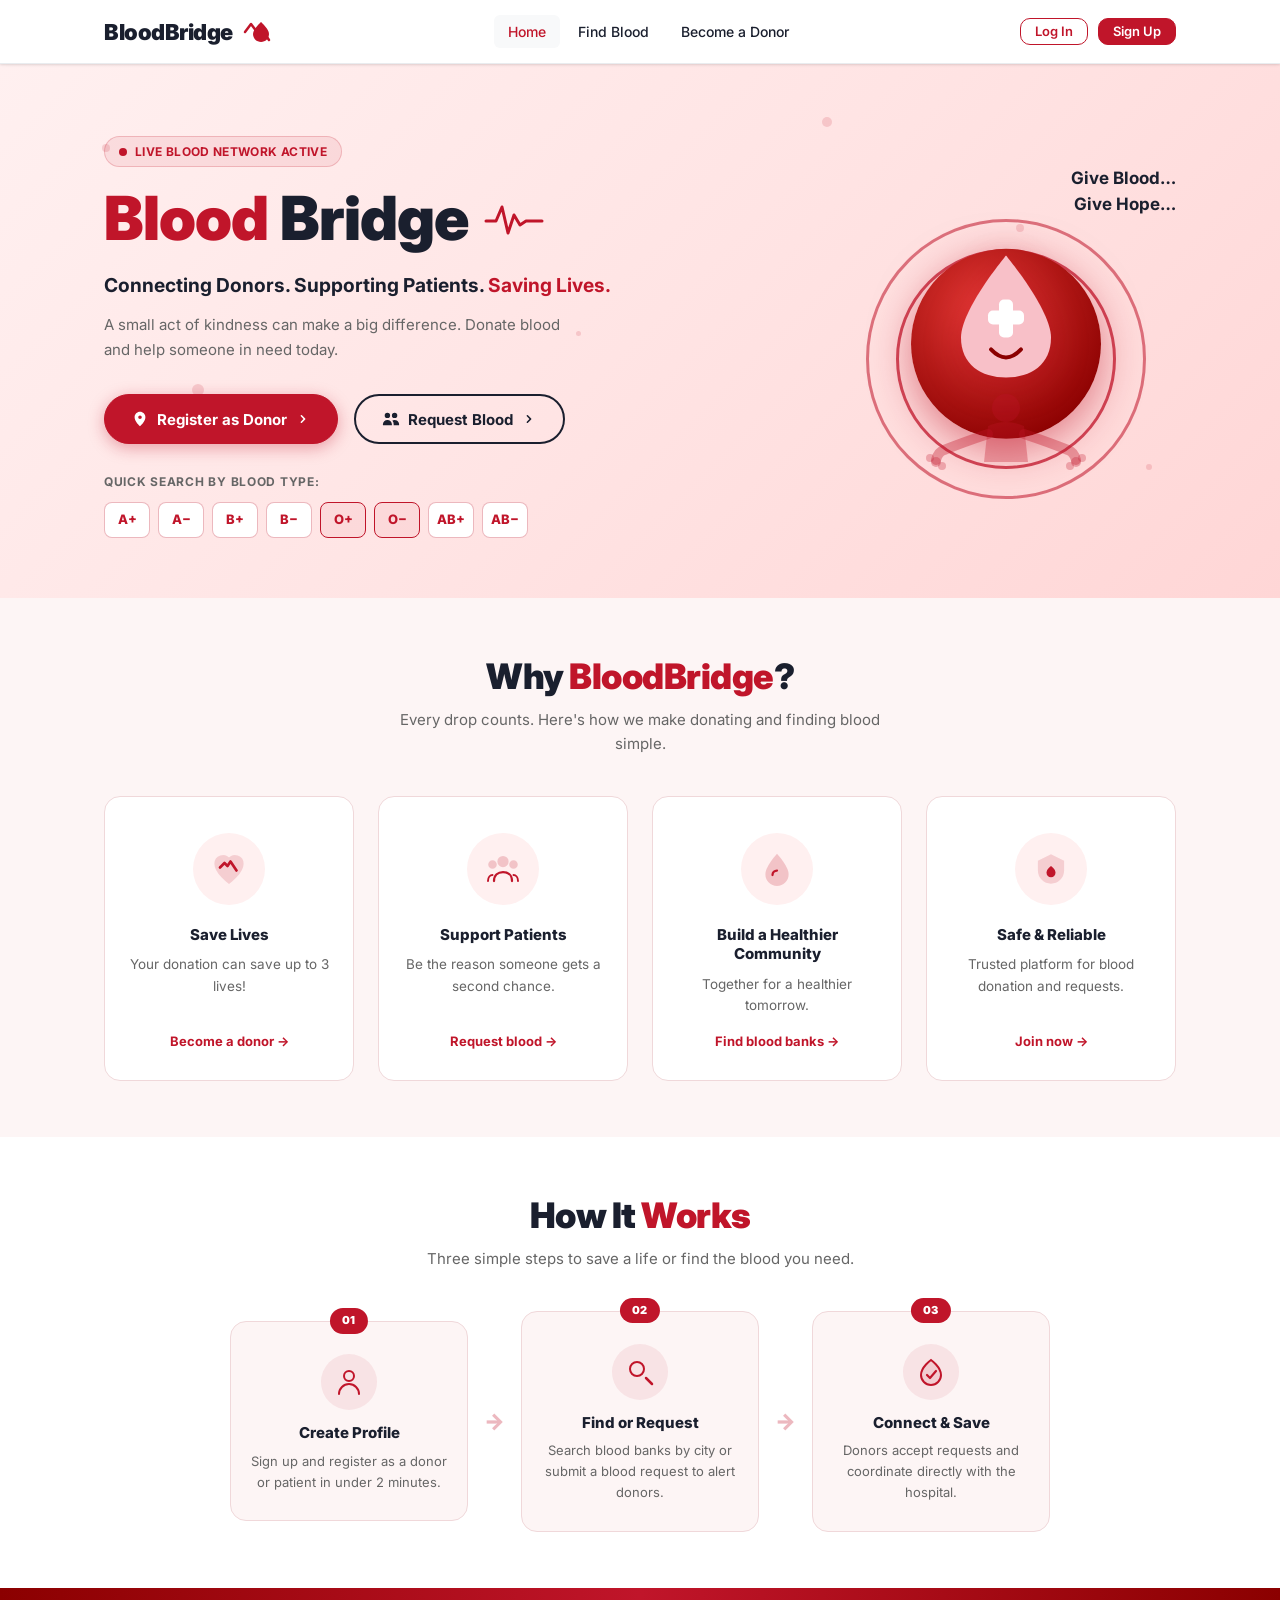
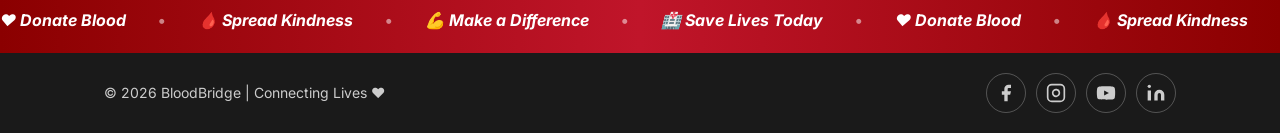
<file: blood-bridge/index.html>
<!DOCTYPE html>
<html lang="en">
<head>
  <meta charset="UTF-8" />
  <meta name="viewport" content="width=device-width, initial-scale=1.0" />
  <title>BloodBridge | Connecting Lives</title>
  <link rel="preconnect" href="https://fonts.googleapis.com" />
  <link rel="preconnect" href="https://fonts.gstatic.com" crossorigin />
  <link href="https://fonts.googleapis.com/css2?family=Inter:wght@400;500;600;700;800;900&display=swap" rel="stylesheet" />
  <link rel="stylesheet" href="css/style.css" />
  <link rel="stylesheet" href="css/home.css" />
</head>
<body class="home-page">

<!-- ══════════════════ NAVBAR ══════════════════ -->
<nav class="navbar" role="navigation" aria-label="Main navigation">
  <div class="container navbar-inner">
    <a class="navbar-brand" href="index.html">
      <span class="bb-logo-text">Blood<span>Bridge</span></span>
      <svg class="bb-logo-icon" viewBox="0 0 36 36" fill="none" xmlns="http://www.w3.org/2000/svg" aria-hidden="true">
        <path d="M4 18 L10 10 L16 18 L20 14 L28 26" stroke="#c0152a" stroke-width="2.5" stroke-linecap="round" stroke-linejoin="round" fill="none"/>
        <path d="M28 20 C28 24.4 24.4 28 20 28 C15.6 28 12 24.4 12 20 C12 15 20 8 20 8 C20 8 28 15 28 20Z" fill="#c0152a"/>
      </svg>
    </a>

    <ul class="navbar-nav" role="list">
      <li><a class="nav-link active" href="index.html">Home</a></li>
      <li><a class="nav-link" href="blood-banks.html">Find Blood</a></li>
      <li><a class="nav-link" href="donor-register.html">Become a Donor</a></li>
    </ul>

    <div class="navbar-actions">
      <a id="nav-login" class="btn btn-outline btn-sm" href="login.html">Log In</a>
      <a class="btn btn-primary btn-sm" href="register.html">Sign Up</a>
      <div id="nav-user-menu" style="display:none; align-items:center; gap:10px;">
        <span style="font-size:14px; color:var(--color-text-muted);">Hello, <strong id="nav-user-name"></strong></span>
        <button class="btn btn-ghost btn-sm" onclick="logout()">Log Out</button>
      </div>
    </div>

    <button class="hamburger" id="hamburger" aria-label="Open menu" aria-expanded="false">
      <span></span><span></span><span></span>
    </button>
  </div>
</nav>

<!-- Mobile nav overlay -->
<div class="nav-overlay" id="nav-overlay" role="dialog" aria-label="Mobile navigation">
  <a class="nav-link" href="index.html">Home</a>
  <a class="nav-link" href="blood-banks.html">Find Blood</a>
  <a class="nav-link" href="donor-register.html">Become a Donor</a>
  <div class="navbar-actions" style="flex-direction:column; align-items:stretch; gap:10px; margin-top:12px;">
    <a class="btn btn-outline" href="login.html">Log In</a>
    <a class="btn btn-primary" href="register.html">Sign Up</a>
  </div>
</div>

<!-- ══════════════════ HERO ══════════════════ -->
<section class="bb-hero" aria-labelledby="hero-heading">
  <!-- Floating background particles -->
  <div class="bb-particles" aria-hidden="true">
    <span class="bb-particle"></span><span class="bb-particle"></span>
    <span class="bb-particle"></span><span class="bb-particle"></span>
    <span class="bb-particle"></span><span class="bb-particle"></span>
  </div>

  <div class="container bb-hero-inner">
    <!-- Left column -->
    <div class="bb-hero-left bb-reveal">
      <div class="bb-hero-badge">
        <span class="bb-badge-dot"></span> Live Blood Network Active
      </div>

      <h1 id="hero-heading" class="bb-hero-title">
        <span class="bb-title-blood">Blood</span><span class="bb-title-bridge">Bridge</span>
        <svg class="bb-hero-heartbeat" viewBox="0 0 60 36" fill="none" xmlns="http://www.w3.org/2000/svg" aria-hidden="true">
          <path class="bb-ecg-path" d="M2 20 L12 20 L18 6 L24 32 L30 14 L36 24 L42 20 L58 20" stroke="#c0152a" stroke-width="3" stroke-linecap="round" stroke-linejoin="round"/>
        </svg>
      </h1>

      <p class="bb-hero-tagline">
        Connecting Donors. Supporting Patients. <span class="bb-tagline-accent">Saving Lives.</span>
      </p>
      <p class="bb-hero-desc">
        A small act of kindness can make a big difference. Donate blood and help someone in need today.
      </p>

      <div class="bb-hero-actions">
        <a class="btn btn-primary btn-lg bb-btn-donor bb-ripple" href="donor-register.html">
          <svg viewBox="0 0 20 20" fill="currentColor" width="18" height="18" aria-hidden="true"><path d="M10 2C6.69 2 4 4.69 4 8c0 5 6 10 6 10s6-5 6-10c0-3.31-2.69-6-6-6zm0 8a2 2 0 110-4 2 2 0 010 4z"/></svg>
          Register as Donor
          <svg viewBox="0 0 20 20" fill="currentColor" width="16" height="16" aria-hidden="true"><path fill-rule="evenodd" d="M7.293 14.707a1 1 0 010-1.414L10.586 10 7.293 6.707a1 1 0 011.414-1.414l4 4a1 1 0 010 1.414l-4 4a1 1 0 01-1.414 0z" clip-rule="evenodd"/></svg>
        </a>
        <a class="btn btn-outline btn-lg bb-btn-request bb-ripple" href="blood-request.html">
          <svg viewBox="0 0 20 20" fill="currentColor" width="18" height="18" aria-hidden="true"><path d="M9 6a3 3 0 11-6 0 3 3 0 016 0zM17 6a3 3 0 11-6 0 3 3 0 016 0zM12.93 17c.046-.327.07-.66.07-1a6.97 6.97 0 00-1.5-4.33A5 5 0 0119 16v1h-6.07zM6 11a5 5 0 015 5v1H1v-1a5 5 0 015-5z"/></svg>
          Request Blood
          <svg viewBox="0 0 20 20" fill="currentColor" width="16" height="16" aria-hidden="true"><path fill-rule="evenodd" d="M7.293 14.707a1 1 0 010-1.414L10.586 10 7.293 6.707a1 1 0 011.414-1.414l4 4a1 1 0 010 1.414l-4 4a1 1 0 01-1.414 0z" clip-rule="evenodd"/></svg>
        </a>
      </div>

      <!-- Quick blood type search -->
      <div class="bb-quick-search">
        <p class="bb-quick-search-label">Quick search by blood type:</p>
        <div class="bb-blood-types" role="group" aria-label="Blood type quick search">
          <a class="bb-bt-chip" href="blood-banks.html?bg=A%2B">A+</a>
          <a class="bb-bt-chip" href="blood-banks.html?bg=A-">A−</a>
          <a class="bb-bt-chip" href="blood-banks.html?bg=B%2B">B+</a>
          <a class="bb-bt-chip" href="blood-banks.html?bg=B-">B−</a>
          <a class="bb-bt-chip bb-bt-chip--o" href="blood-banks.html?bg=O%2B">O+</a>
          <a class="bb-bt-chip bb-bt-chip--o" href="blood-banks.html?bg=O-">O−</a>
          <a class="bb-bt-chip" href="blood-banks.html?bg=AB%2B">AB+</a>
          <a class="bb-bt-chip" href="blood-banks.html?bg=AB-">AB−</a>
        </div>
      </div>
    </div>

    <!-- Right column – blood drop illustration (floating) -->
    <div class="bb-hero-right" aria-hidden="true">
      <div class="bb-give-hope">
        <span>Give Blood…</span>
        <span>Give Hope…</span>
      </div>

      <!-- Entire illustration floats up/down -->
      <div class="bb-illus-wrap">

        <!-- Outer ring (spins slowly) -->
        <div class="bb-illus-ring bb-illus-ring--outer bb-spin-slow"></div>
        <!-- Inner ring (spins reverse) -->
        <div class="bb-illus-ring bb-illus-ring--inner bb-spin-reverse"></div>

        <!-- Large red sphere -->
        <div class="bb-illus-sphere bb-pulse-glow"></div>

        <!-- Pink blood drop with cross + smile — centred over sphere -->
        <div class="bb-illus-drop">
          <svg viewBox="0 0 110 136" fill="none" xmlns="http://www.w3.org/2000/svg" width="110" height="136">
            <!-- Drop shape -->
            <path d="M55 8 C55 8 10 62 10 90 C10 117 30.1 130 55 130 C79.9 130 100 117 100 90 C100 62 55 8 55 8Z"
                  fill="#f8c0c8"/>
            <!-- White cross -->
            <rect x="48" y="52" width="14" height="38" rx="5" fill="white"/>
            <rect x="37" y="63" width="36" height="14" rx="5" fill="white"/>
            <!-- Smile arc -->
            <path d="M40 102 Q55 118 70 102" stroke="#8b0000" stroke-width="4" stroke-linecap="round" fill="none"/>
          </svg>
        </div>

        <!-- Person with outstretched arms (caretaker silhouette) -->
        <div class="bb-illus-person">
          <svg viewBox="0 0 160 100" fill="none" xmlns="http://www.w3.org/2000/svg" width="160" height="100">
            <!-- Head -->
            <circle cx="80" cy="18" r="14" fill="rgba(192,21,42,0.35)"/>
            <!-- Body -->
            <path d="M62 36 Q80 28 98 36 L102 72 L58 72 Z" fill="rgba(192,21,42,0.35)"/>
            <!-- Left arm reaching out -->
            <path d="M62 44 Q38 52 18 60 Q12 62 10 70" stroke="rgba(192,21,42,0.4)" stroke-width="10"
                  stroke-linecap="round" fill="none"/>
            <!-- Left hand fingers -->
            <circle cx="10" cy="72" r="5" fill="rgba(192,21,42,0.35)"/>
            <circle cx="4"  cy="68" r="4" fill="rgba(192,21,42,0.3)"/>
            <circle cx="16" cy="76" r="4" fill="rgba(192,21,42,0.3)"/>
            <!-- Right arm reaching out -->
            <path d="M98 44 Q122 52 142 60 Q148 62 150 70" stroke="rgba(192,21,42,0.4)" stroke-width="10"
                  stroke-linecap="round" fill="none"/>
            <!-- Right hand fingers -->
            <circle cx="150" cy="72" r="5" fill="rgba(192,21,42,0.35)"/>
            <circle cx="156" cy="68" r="4" fill="rgba(192,21,42,0.3)"/>
            <circle cx="144" cy="76" r="4" fill="rgba(192,21,42,0.3)"/>
          </svg>
        </div>

      </div><!-- /bb-illus-wrap -->
    </div>
  </div>
</section>

<!-- ══════════════════ FEATURE CARDS ══════════════════ -->
<section class="bb-features" aria-label="Why donate blood">
  <div class="container">
    <div class="bb-section-header bb-reveal">
      <h2 class="bb-section-title">Why <span style="color:#c0152a">BloodBridge</span>?</h2>
      <p class="bb-section-sub">Every drop counts. Here's how we make donating and finding blood simple.</p>
    </div>
    <div class="bb-features-grid">

      <div class="bb-feat-card bb-reveal">
        <div class="bb-feat-icon bb-feat-icon--heart">
          <svg viewBox="0 0 24 24" fill="none" xmlns="http://www.w3.org/2000/svg" width="36" height="36">
            <path d="M12 21C12 21 3 14.5 3 8.5A5 5 0 0112 5.5 5 5 0 0121 8.5C21 14.5 12 21 12 21Z" fill="#c0152a" opacity=".15" stroke="#c0152a" stroke-width="1.5"/>
            <path d="M6 11 L9 8 L11 10 L13 7 L17 13" stroke="#c0152a" stroke-width="1.8" stroke-linecap="round" stroke-linejoin="round"/>
          </svg>
        </div>
        <h3 class="bb-feat-title">Save Lives</h3>
        <p class="bb-feat-desc">Your donation can save up to 3 lives!</p>
        <a class="bb-feat-link" href="donor-register.html">Become a donor →</a>
      </div>

      <div class="bb-feat-card bb-reveal" style="--reveal-delay:0.1s">
        <div class="bb-feat-icon bb-feat-icon--people">
          <svg viewBox="0 0 24 24" fill="none" xmlns="http://www.w3.org/2000/svg" width="36" height="36">
            <circle cx="12" cy="7" r="3" fill="#c0152a" opacity=".2" stroke="#c0152a" stroke-width="1.5"/>
            <circle cx="5" cy="9" r="2.2" fill="#c0152a" opacity=".2" stroke="#c0152a" stroke-width="1.3"/>
            <circle cx="19" cy="9" r="2.2" fill="#c0152a" opacity=".2" stroke="#c0152a" stroke-width="1.3"/>
            <path d="M6 20 C6 16 8.7 14 12 14 C15.3 14 18 16 18 20" stroke="#c0152a" stroke-width="1.5" stroke-linecap="round"/>
            <path d="M2 20 C2 17.5 3.5 16 5 16" stroke="#c0152a" stroke-width="1.3" stroke-linecap="round"/>
            <path d="M22 20 C22 17.5 20.5 16 19 16" stroke="#c0152a" stroke-width="1.3" stroke-linecap="round"/>
          </svg>
        </div>
        <h3 class="bb-feat-title">Support Patients</h3>
        <p class="bb-feat-desc">Be the reason someone gets a second chance.</p>
        <a class="bb-feat-link" href="blood-request.html">Request blood →</a>
      </div>

      <div class="bb-feat-card bb-reveal" style="--reveal-delay:0.2s">
        <div class="bb-feat-icon bb-feat-icon--drop">
          <svg viewBox="0 0 24 24" fill="none" xmlns="http://www.w3.org/2000/svg" width="36" height="36">
            <path d="M12 3 C12 3 5 10.5 5 15.5 A7 7 0 0019 15.5 C19 10.5 12 3 12 3Z" fill="#c0152a" opacity=".2" stroke="#c0152a" stroke-width="1.5"/>
            <path d="M9 16 C9 14.3 10.3 13 12 13" stroke="#c0152a" stroke-width="1.5" stroke-linecap="round"/>
          </svg>
        </div>
        <h3 class="bb-feat-title">Build a Healthier Community</h3>
        <p class="bb-feat-desc">Together for a healthier tomorrow.</p>
        <a class="bb-feat-link" href="blood-banks.html">Find blood banks →</a>
      </div>

      <div class="bb-feat-card bb-reveal" style="--reveal-delay:0.3s">
        <div class="bb-feat-icon bb-feat-icon--shield">
          <svg viewBox="0 0 24 24" fill="none" xmlns="http://www.w3.org/2000/svg" width="36" height="36">
            <path d="M12 3 L20 7 V13 C20 17.4 16.4 21 12 21 C7.6 21 4 17.4 4 13 V7 L12 3Z" fill="#c0152a" opacity=".15" stroke="#c0152a" stroke-width="1.5"/>
            <path d="M12 10 C12 10 9 12 9 14.5 A3 3 0 0015 14.5 C15 12 12 10 12 10Z" fill="#c0152a"/>
          </svg>
        </div>
        <h3 class="bb-feat-title">Safe &amp; Reliable</h3>
        <p class="bb-feat-desc">Trusted platform for blood donation and requests.</p>
        <a class="bb-feat-link" href="register.html">Join now →</a>
      </div>

    </div>
  </div>
</section>

<!-- ══════════════════ HOW IT WORKS ══════════════════ -->
<section class="bb-how" aria-label="How it works">
  <div class="container">
    <div class="bb-section-header bb-reveal">
      <h2 class="bb-section-title">How It <span style="color:#c0152a">Works</span></h2>
      <p class="bb-section-sub">Three simple steps to save a life or find the blood you need.</p>
    </div>
    <div class="bb-how-grid">
      <div class="bb-how-step bb-reveal">
        <div class="bb-how-num">01</div>
        <div class="bb-how-icon">
          <svg viewBox="0 0 32 32" fill="none" width="32" height="32"><circle cx="16" cy="10" r="5" stroke="#c0152a" stroke-width="2"/><path d="M6 28c0-5.5 4.5-10 10-10s10 4.5 10 10" stroke="#c0152a" stroke-width="2" stroke-linecap="round"/></svg>
        </div>
        <h3>Create Profile</h3>
        <p>Sign up and register as a donor or patient in under 2 minutes.</p>
      </div>
      <div class="bb-how-connector" aria-hidden="true">→</div>
      <div class="bb-how-step bb-reveal" style="--reveal-delay:0.15s">
        <div class="bb-how-num">02</div>
        <div class="bb-how-icon">
          <svg viewBox="0 0 32 32" fill="none" width="32" height="32"><circle cx="13" cy="13" r="7" stroke="#c0152a" stroke-width="2"/><path d="M22 22 L28 28" stroke="#c0152a" stroke-width="2.5" stroke-linecap="round"/></svg>
        </div>
        <h3>Find or Request</h3>
        <p>Search blood banks by city or submit a blood request to alert donors.</p>
      </div>
      <div class="bb-how-connector" aria-hidden="true">→</div>
      <div class="bb-how-step bb-reveal" style="--reveal-delay:0.3s">
        <div class="bb-how-num">03</div>
        <div class="bb-how-icon">
          <svg viewBox="0 0 32 32" fill="none" width="32" height="32"><path d="M16 4 C16 4 6 11 6 19 A10 10 0 0026 19 C26 11 16 4 16 4Z" stroke="#c0152a" stroke-width="2" fill="#c0152a" fill-opacity=".1"/><path d="M12 19 L15 22 L21 15" stroke="#c0152a" stroke-width="2.2" stroke-linecap="round" stroke-linejoin="round"/></svg>
        </div>
        <h3>Connect &amp; Save</h3>
        <p>Donors accept requests and coordinate directly with the hospital.</p>
      </div>
    </div>
  </div>
</section>

<!-- ══════════════════ RED BANNER ══════════════════ -->
<div class="bb-banner" aria-label="Motivational banner">
  <div class="bb-marquee-track" aria-hidden="true">
    <div class="bb-marquee-inner">
      <span>❤️ Donate Blood</span>
      <span class="bb-marquee-dot">•</span>
      <span>🩸 Spread Kindness</span>
      <span class="bb-marquee-dot">•</span>
      <span>💪 Make a Difference</span>
      <span class="bb-marquee-dot">•</span>
      <span>🏥 Save Lives Today</span>
      <span class="bb-marquee-dot">•</span>
      <span>❤️ Donate Blood</span>
      <span class="bb-marquee-dot">•</span>
      <span>🩸 Spread Kindness</span>
      <span class="bb-marquee-dot">•</span>
      <span>💪 Make a Difference</span>
      <span class="bb-marquee-dot">•</span>
      <span>🏥 Save Lives Today</span>
      <span class="bb-marquee-dot">•</span>
    </div>
  </div>
</div>

<!-- ══════════════════ FOOTER ══════════════════ -->
<footer class="bb-footer" role="contentinfo">
  <div class="container bb-footer-inner">
    <span class="bb-footer-copy">© 2026 BloodBridge | Connecting Lives ❤️</span>
    <div class="bb-footer-socials">
      <a href="#" class="bb-social-btn" aria-label="Facebook">
        <svg viewBox="0 0 24 24" fill="currentColor" width="20" height="20"><path d="M18 2h-3a5 5 0 00-5 5v3H7v4h3v8h4v-8h3l1-4h-4V7a1 1 0 011-1h3z"/></svg>
      </a>
      <a href="#" class="bb-social-btn" aria-label="Instagram">
        <svg viewBox="0 0 24 24" fill="none" stroke="currentColor" stroke-width="2" width="20" height="20"><rect x="2" y="2" width="20" height="20" rx="5" ry="5"/><path d="M16 11.37A4 4 0 1112.63 8 4 4 0 0116 11.37z"/><line x1="17.5" y1="6.5" x2="17.51" y2="6.5"/></svg>
      </a>
      <a href="#" class="bb-social-btn" aria-label="YouTube">
        <svg viewBox="0 0 24 24" fill="currentColor" width="20" height="20"><path d="M22.54 6.42a2.78 2.78 0 00-1.95-1.96C18.88 4 12 4 12 4s-6.88 0-8.59.46A2.78 2.78 0 001.46 6.42 29 29 0 001 12a29 29 0 00.46 5.58A2.78 2.78 0 003.41 19.6C5.12 20 12 20 12 20s6.88 0 8.59-.46a2.78 2.78 0 001.95-1.95A29 29 0 0023 12a29 29 0 00-.46-5.58zM9.75 15.02V8.98L15.5 12l-5.75 3.02z"/></svg>
      </a>
      <a href="#" class="bb-social-btn" aria-label="LinkedIn">
        <svg viewBox="0 0 24 24" fill="currentColor" width="20" height="20"><path d="M16 8a6 6 0 016 6v7h-4v-7a2 2 0 00-2-2 2 2 0 00-2 2v7h-4v-7a6 6 0 016-6zM2 9h4v12H2z"/><circle cx="4" cy="4" r="2"/></svg>
      </a>
    </div>
  </div>
</footer>

<div id="toast-container" aria-live="polite"></div>
<script src="js/api.js"></script>
<script src="js/auth.js"></script>
<script>
/* ── Hamburger ─────────────────────────── */
const hamburger = document.getElementById('hamburger');
const navOverlay = document.getElementById('nav-overlay');
if (hamburger && navOverlay) {
  hamburger.addEventListener('click', () => {
    const isOpen = navOverlay.classList.toggle('open');
    hamburger.setAttribute('aria-expanded', isOpen);
  });
}

/* ── Scroll-reveal ─────────────────────── */
const revealEls = document.querySelectorAll('.bb-reveal');
const revealObs = new IntersectionObserver((entries) => {
  entries.forEach(e => {
    if (e.isIntersecting) {
      e.target.classList.add('bb-revealed');
      revealObs.unobserve(e.target);
    }
  });
}, { threshold: 0.15 });
revealEls.forEach(el => revealObs.observe(el));

/* ── Ripple effect on buttons ──────────── */
document.querySelectorAll('.bb-ripple').forEach(btn => {
  btn.addEventListener('click', function(e) {
    const rect = this.getBoundingClientRect();
    const ripple = document.createElement('span');
    ripple.className = 'bb-ripple-wave';
    ripple.style.left = (e.clientX - rect.left) + 'px';
    ripple.style.top  = (e.clientY - rect.top) + 'px';
    this.appendChild(ripple);
    setTimeout(() => ripple.remove(), 600);
  });
});

/* ── Quick blood type search pre-fill ─── */
document.querySelectorAll('.bb-bt-chip').forEach(chip => {
  chip.addEventListener('click', function(e) {
    e.preventDefault();
    const url = new URL(this.href, location.href);
    const bg = url.searchParams.get('bg');
    sessionStorage.setItem('bb_prefill_bg', bg);
    location.href = this.href;
  });
});

/* ── Navbar scroll shrink ──────────────── */
const navbar = document.querySelector('.navbar');
window.addEventListener('scroll', () => {
  navbar.classList.toggle('navbar--scrolled', window.scrollY > 40);
}, { passive: true });
</script>
</body>
</html>
</file>
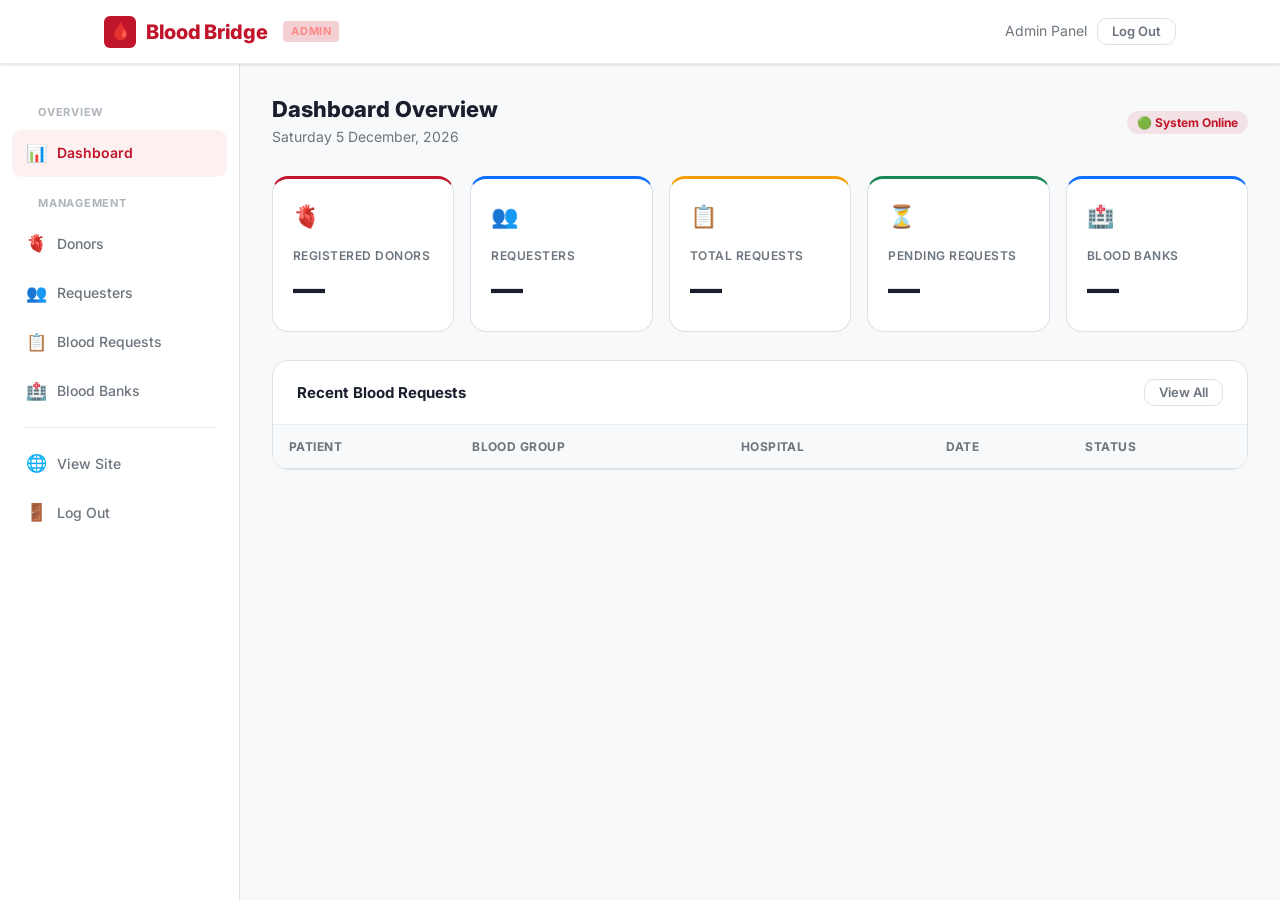
<file: blood-bridge/admin-dashboard.html>
<!DOCTYPE html>
<html lang="en">
<head>
  <meta charset="UTF-8" />
  <meta name="viewport" content="width=device-width, initial-scale=1.0" />
  <title>Admin Dashboard – Blood Bridge</title>
  <link rel="preconnect" href="https://fonts.googleapis.com" />
  <link rel="preconnect" href="https://fonts.gstatic.com" crossorigin />
  <link href="https://fonts.googleapis.com/css2?family=Inter:wght@400;500;600;700;800&display=swap" rel="stylesheet" />
  <link rel="stylesheet" href="css/style.css" />
  <link rel="stylesheet" href="css/dashboard.css" />
  <link rel="stylesheet" href="css/forms.css" />
  <style>
    .admin-badge {
      display: inline-block;
      padding: 2px 8px;
      background: rgba(192,21,42,.2);
      color: #f88;
      border-radius: 4px;
      font-size: 11px;
      font-weight: 700;
      letter-spacing: .05em;
      text-transform: uppercase;
      margin-left: 6px;
    }

    /* Tab navigation */
    .tab-nav {
      display: flex;
      gap: 2px;
      border-bottom: 2px solid var(--color-border);
      margin-bottom: 24px;
      flex-wrap: wrap;
    }
    .tab-btn {
      padding: 10px 18px;
      font-size: 14px;
      font-weight: 600;
      color: var(--color-text-muted);
      border: none;
      background: none;
      cursor: pointer;
      border-bottom: 2px solid transparent;
      margin-bottom: -2px;
      transition: color var(--transition), border-color var(--transition);
    }
    .tab-btn:hover { color: var(--color-text); }
    .tab-btn.active { color: var(--color-primary); border-bottom-color: var(--color-primary); }
    .tab-panel { display: none; }
    .tab-panel.active { display: block; }
  </style>
</head>
<body>

<!-- NAVBAR (dark) -->
<nav class="navbar">
  <div class="container navbar-inner">
    <a class="navbar-brand" href="admin-dashboard.html">
      <span class="brand-icon" aria-hidden="true">🩸</span>
      Blood Bridge <span class="admin-badge">Admin</span>
    </a>
    <div class="navbar-actions">
      <span style="font-size:14px; color:var(--color-text-muted);">Admin Panel</span>
      <button class="btn btn-ghost btn-sm" onclick="logout('index.html')">Log Out</button>
    </div>
    <button class="hamburger" id="hamburger" aria-label="Open menu"><span></span><span></span><span></span></button>
  </div>
</nav>
<div class="nav-overlay" id="nav-overlay">
  <div class="navbar-actions">
    <button class="btn btn-ghost" onclick="logout('index.html')">Log Out</button>
  </div>
</div>

<!-- DASHBOARD LAYOUT -->
<div class="dashboard-layout">

  <!-- Sidebar (dark) -->
  <aside class="sidebar" aria-label="Admin navigation">
    <nav class="sidebar-nav">
      <span class="sidebar-section-label">Overview</span>
      <a class="sidebar-link active" href="#" data-tab="overview">
        <span class="link-icon">📊</span>
        <span class="link-text">Dashboard</span>
      </a>

      <span class="sidebar-section-label">Management</span>
      <a class="sidebar-link" href="#" data-tab="donors">
        <span class="link-icon">🫀</span>
        <span class="link-text">Donors</span>
      </a>
      <a class="sidebar-link" href="#" data-tab="requesters">
        <span class="link-icon">👥</span>
        <span class="link-text">Requesters</span>
      </a>
      <a class="sidebar-link" href="#" data-tab="requests">
        <span class="link-icon">📋</span>
        <span class="link-text">Blood Requests</span>
      </a>
      <a class="sidebar-link" href="#" data-tab="bloodbanks">
        <span class="link-icon">🏥</span>
        <span class="link-text">Blood Banks</span>
      </a>

      <div class="sidebar-divider"></div>
      <a class="sidebar-link" href="index.html">
        <span class="link-icon">🌐</span>
        <span class="link-text">View Site</span>
      </a>
      <a class="sidebar-link" href="#" onclick="logout('index.html');return false;">
        <span class="link-icon">🚪</span>
        <span class="link-text">Log Out</span>
      </a>
    </nav>
  </aside>

  <!-- Main content -->
  <main class="dash-main">

    <!-- ═══ TAB: OVERVIEW ═══ -->
    <div class="tab-panel active" id="tab-overview">
      <div class="dash-topbar">
        <div>
          <h1 class="dash-title">Dashboard Overview</h1>
          <p class="dash-subtitle" id="admin-date"></p>
        </div>
        <div>
          <span style="font-size:12px; padding:4px 10px; background:rgba(192,21,42,.1); color:var(--color-primary); border-radius:20px; font-weight:700;">🟢 System Online</span>
        </div>
      </div>

      <div class="stat-cards">
        <div class="stat-card primary">
          <div class="stat-card-icon">🫀</div>
          <div class="stat-card-label">Registered Donors</div>
          <div class="stat-card-value" id="adm-stat-donors">—</div>
        </div>
        <div class="stat-card info">
          <div class="stat-card-icon">👥</div>
          <div class="stat-card-label">Requesters</div>
          <div class="stat-card-value" id="adm-stat-requesters">—</div>
        </div>
        <div class="stat-card warning">
          <div class="stat-card-icon">📋</div>
          <div class="stat-card-label">Total Requests</div>
          <div class="stat-card-value" id="adm-stat-requests">—</div>
        </div>
        <div class="stat-card success">
          <div class="stat-card-icon">⏳</div>
          <div class="stat-card-label">Pending Requests</div>
          <div class="stat-card-value" id="adm-stat-pending">—</div>
        </div>
        <div class="stat-card info">
          <div class="stat-card-icon">🏥</div>
          <div class="stat-card-label">Blood Banks</div>
          <div class="stat-card-value" id="adm-stat-banks">—</div>
        </div>
      </div>

      <!-- Recent requests preview -->
      <div class="panel">
        <div class="panel-header">
          <span class="panel-title">Recent Blood Requests</span>
          <button class="btn btn-ghost btn-sm" onclick="switchTab('requests')">View All</button>
        </div>
        <div id="overview-requests-loading" style="text-align:center; padding:32px;">
          <div class="spinner spinner-dark" style="margin:0 auto;"></div>
        </div>
        <div class="panel-body no-pad" id="overview-requests-container" style="display:none;">
          <div class="table-wrap">
            <table>
              <thead>
                <tr><th>Patient</th><th>Blood Group</th><th>Hospital</th><th>Date</th><th>Status</th></tr>
              </thead>
              <tbody id="overview-requests-tbody"></tbody>
            </table>
          </div>
        </div>
      </div>
    </div>

    <!-- ═══ TAB: DONORS ═══ -->
    <div class="tab-panel" id="tab-donors">
      <div class="dash-topbar">
        <div>
          <h1 class="dash-title">Donor Management</h1>
          <p class="dash-subtitle">View and manage all registered donors.</p>
        </div>
      </div>

      <div class="panel">
        <div class="panel-header">
          <span class="panel-title">All Donors</span>
          <input class="form-control" id="donor-search" type="search" placeholder="Search by name or blood group…" style="max-width:240px;" oninput="filterDonorsTable()" />
        </div>
        <div id="donors-loading" style="text-align:center; padding:40px;">
          <div class="spinner spinner-dark" style="margin:0 auto;"></div>
        </div>
        <div class="panel-body no-pad" id="donors-container" style="display:none;">
          <div class="table-wrap">
            <table id="donors-table" aria-label="Donors list">
              <thead>
                <tr><th>#</th><th>Name</th><th>Blood Group</th><th>City</th><th>Availability</th><th>Donations</th><th>Actions</th></tr>
              </thead>
              <tbody id="donors-tbody"></tbody>
            </table>
          </div>
        </div>
      </div>
    </div>

    <!-- ═══ TAB: REQUESTERS ═══ -->
    <div class="tab-panel" id="tab-requesters">
      <div class="dash-topbar">
        <h1 class="dash-title">Requester Management</h1>
      </div>
      <div class="panel">
        <div class="panel-header">
          <span class="panel-title">All Requesters</span>
        </div>
        <div class="panel-body">
          <div class="empty-state">
            <div class="empty-icon">👥</div>
            <h3>Requester list</h3>
            <p>Requester management data will load from the Flask backend API.</p>
          </div>
        </div>
      </div>
    </div>

    <!-- ═══ TAB: REQUESTS ═══ -->
    <div class="tab-panel" id="tab-requests">
      <div class="dash-topbar">
        <div>
          <h1 class="dash-title">Blood Requests</h1>
          <p class="dash-subtitle">View and manage all blood requests on the platform.</p>
        </div>
        <select class="form-control" id="adm-req-filter" style="width:auto;" onchange="renderAdminRequests()">
          <option value="">All statuses</option>
          <option value="pending">Pending</option>
          <option value="accepted">Accepted</option>
          <option value="cancelled">Cancelled</option>
        </select>
      </div>

      <div class="panel">
        <div class="panel-header">
          <span class="panel-title">All Requests</span>
          <span id="adm-req-count" style="font-size:13px; color:var(--color-text-muted);"></span>
        </div>
        <div id="adm-requests-loading" style="text-align:center; padding:40px;">
          <div class="spinner spinner-dark" style="margin:0 auto;"></div>
        </div>
        <div class="panel-body no-pad" id="adm-requests-container" style="display:none;">
          <div class="table-wrap">
            <table aria-label="All blood requests">
              <thead>
                <tr><th>#</th><th>Patient</th><th>Blood Group</th><th>Units</th><th>Hospital</th><th>Date</th><th>Status</th></tr>
              </thead>
              <tbody id="adm-requests-tbody"></tbody>
            </table>
          </div>
        </div>
      </div>
    </div>

    <!-- ═══ TAB: BLOOD BANKS ═══ -->
    <div class="tab-panel" id="tab-bloodbanks">
      <div class="dash-topbar">
        <div>
          <h1 class="dash-title">Blood Bank Management</h1>
          <p class="dash-subtitle">Add, edit and update blood stock for registered blood banks.</p>
        </div>
        <button class="btn btn-primary" onclick="openAddBankModal()">+ Add Blood Bank</button>
      </div>

      <div class="panel">
        <div class="panel-header">
          <span class="panel-title">Registered Blood Banks</span>
        </div>
        <div id="banks-loading" style="text-align:center; padding:40px;">
          <div class="spinner spinner-dark" style="margin:0 auto;"></div>
        </div>
        <div class="panel-body no-pad" id="banks-container" style="display:none;">
          <div class="table-wrap">
            <table aria-label="Blood banks">
              <thead>
                <tr><th>#</th><th>Name</th><th>Blood Group</th><th>Units</th><th>Contact</th><th>Last Updated</th><th>Actions</th></tr>
              </thead>
              <tbody id="banks-tbody"></tbody>
            </table>
          </div>
        </div>
      </div>
    </div>

  </main>
</div>

<!-- ADD / EDIT BLOOD BANK MODAL -->
<div class="modal-overlay" id="bank-modal" role="dialog" aria-modal="true" aria-labelledby="bank-modal-title">
  <div class="modal" style="max-width:560px; max-height:90vh; overflow-y:auto;">
    <div class="modal-header">
      <h2 class="modal-title" id="bank-modal-title">Add Blood Bank</h2>
      <button class="modal-close" onclick="closeBankModal()" aria-label="Close">×</button>
    </div>
    <div class="modal-body" style="padding-bottom:0;">

      <!-- Bank details -->
      <div class="form-group">
        <label for="bank-name">Blood bank name <span class="required">*</span></label>
        <input class="form-control" type="text" id="bank-name" placeholder="e.g. LifeLine Blood Bank" />
        <span class="field-error" id="bank-name-error"></span>
      </div>
      <div class="form-group">
        <label for="bank-address">Address <span class="required">*</span></label>
        <input class="form-control" type="text" id="bank-address" placeholder="Full address" />
        <span class="field-error" id="bank-address-error"></span>
      </div>
      <div class="form-grid">
        <div class="form-group">
          <label for="bank-city">City <span class="required">*</span></label>
          <input class="form-control" type="text" id="bank-city" placeholder="e.g. Chennai" />
          <span class="field-error" id="bank-city-error"></span>
        </div>
        <div class="form-group">
          <label for="bank-contact">Contact number <span class="required">*</span></label>
          <input class="form-control" type="tel" id="bank-contact" placeholder="e.g. 044-23456789" />
          <span class="field-error" id="bank-contact-error"></span>
        </div>
      </div>
      <div class="form-grid">
        <div class="form-group">
          <label for="bank-blood-group">Blood group <span class="required">*</span></label>
          <select class="form-control" id="bank-blood-group">
            <option value="">— Select —</option>
            <option>A+</option><option>A-</option><option>B+</option><option>B-</option>
            <option>O+</option><option>O-</option><option>AB+</option><option>AB-</option>
          </select>
          <span class="field-error" id="bank-blood-group-error"></span>
        </div>
        <div class="form-group">
          <label for="bank-units">Units available <span class="required">*</span></label>
          <input class="form-control" type="number" id="bank-units" placeholder="0" min="0" />
          <span class="field-error" id="bank-units-error"></span>
        </div>
      </div>

      <!-- Login credentials section (only shown when adding, not editing) -->
      <div id="bank-credentials-section">
        <div style="margin:16px 0 12px; padding:10px 14px; background:var(--color-info-light); border-radius:var(--radius-md); font-size:13px; color:var(--color-info);">
          🔑 These credentials will be used by the blood bank staff to log in and update stock.
        </div>
        <div class="form-grid">
          <div class="form-group">
            <label for="bank-email">Login email <span class="required">*</span></label>
            <input class="form-control" type="email" id="bank-email" placeholder="e.g. lifeline@bloodbridge.in" />
            <span class="field-error" id="bank-email-error"></span>
          </div>
          <div class="form-group">
            <label for="bank-phone">Phone <span class="required">*</span></label>
            <input class="form-control" type="tel" id="bank-phone" placeholder="10-digit number" maxlength="10" />
            <span class="field-error" id="bank-phone-error"></span>
          </div>
        </div>
        <div class="form-group">
          <label for="bank-password">Login password <span class="required">*</span></label>
          <div class="input-group">
            <input class="form-control" type="text" id="bank-password" placeholder="Min 8 characters" />
            <span class="input-group-icon" style="cursor:pointer; user-select:none;" onclick="genPassword()" title="Auto-generate password">🎲</span>
          </div>
          <span class="field-error" id="bank-password-error"></span>
          <span style="font-size:12px; color:var(--color-text-muted);">Click 🎲 to auto-generate a strong password.</span>
        </div>
      </div>

    </div>
    <div class="modal-footer">
      <button class="btn btn-primary" id="save-bank-btn" onclick="saveBloodBank()">Create Blood Bank</button>
      <button class="btn btn-ghost" onclick="closeBankModal()">Cancel</button>
    </div>
  </div>
</div>

<!-- CREDENTIALS DISPLAY MODAL (shown after successful blood bank creation) -->
<div class="modal-overlay" id="cred-modal" role="dialog" aria-modal="true" aria-labelledby="cred-modal-title">
  <div class="modal" style="max-width:460px;">
    <div class="modal-header">
      <h2 class="modal-title" id="cred-modal-title">✅ Blood Bank Created</h2>
      <button class="modal-close" onclick="closeCredModal()" aria-label="Close">×</button>
    </div>
    <div class="modal-body">
      <p style="margin-bottom:16px; font-size:14px;">Blood bank registered successfully. Share these login credentials with the blood bank staff.</p>
      <div style="background:var(--color-surface); border:1px solid var(--color-border); border-radius:var(--radius-md); padding:16px; display:flex; flex-direction:column; gap:12px;">
        <div>
          <div style="font-size:11px; font-weight:700; text-transform:uppercase; letter-spacing:.06em; color:var(--color-text-muted); margin-bottom:4px;">Blood Bank</div>
          <div style="font-weight:700;" id="cred-bank-name">—</div>
        </div>
        <div>
          <div style="font-size:11px; font-weight:700; text-transform:uppercase; letter-spacing:.06em; color:var(--color-text-muted); margin-bottom:4px;">Login Email</div>
          <div style="font-family:monospace; font-size:14px; background:var(--color-bg); padding:6px 10px; border-radius:6px; border:1px solid var(--color-border);" id="cred-email">—</div>
        </div>
        <div>
          <div style="font-size:11px; font-weight:700; text-transform:uppercase; letter-spacing:.06em; color:var(--color-text-muted); margin-bottom:4px;">Password</div>
          <div style="font-family:monospace; font-size:14px; background:var(--color-bg); padding:6px 10px; border-radius:6px; border:1px solid var(--color-border);" id="cred-password">—</div>
        </div>
        <div>
          <div style="font-size:11px; font-weight:700; text-transform:uppercase; letter-spacing:.06em; color:var(--color-text-muted); margin-bottom:4px;">Login Portal</div>
          <a href="blood-bank-login.html" style="font-size:13px;">blood-bank-login.html</a>
        </div>
      </div>
      <p style="margin-top:12px; font-size:12px; color:var(--color-text-muted);">⚠️ Copy and store these credentials now. The password will not be shown again.</p>
    </div>
    <div class="modal-footer">
      <button class="btn btn-primary" onclick="copyCredentials()">📋 Copy Credentials</button>
      <button class="btn btn-ghost" onclick="closeCredModal()">Close</button>
    </div>
  </div>
</div>

<!-- UPDATE STOCK MODAL -->
<div class="modal-overlay" id="stock-modal" role="dialog" aria-modal="true" aria-labelledby="stock-modal-title">
  <div class="modal">
    <div class="modal-header">
      <h2 class="modal-title" id="stock-modal-title">Update Blood Stock</h2>
      <button class="modal-close" onclick="closeStockModal()" aria-label="Close">×</button>
    </div>
    <div class="modal-body" style="padding-bottom:0;">
      <p style="font-size:14px; color:var(--color-text-muted); margin-bottom:16px;" id="stock-modal-bank-name"></p>
      <div class="form-group">
        <label for="stock-units">Updated units available <span class="required">*</span></label>
        <input class="form-control" type="number" id="stock-units" min="0" placeholder="Enter new stock count" />
        <span class="field-error" id="stock-units-error"></span>
      </div>
    </div>
    <div class="modal-footer">
      <button class="btn btn-primary" id="save-stock-btn" onclick="saveStock()">Update Stock</button>
      <button class="btn btn-ghost" onclick="closeStockModal()">Cancel</button>
    </div>
  </div>
</div>

<div id="toast-container" aria-live="polite"></div>
<script src="js/api.js"></script>
<script src="js/auth.js"></script>
<script src="js/admin.js"></script>
</body>
</html>
</file>
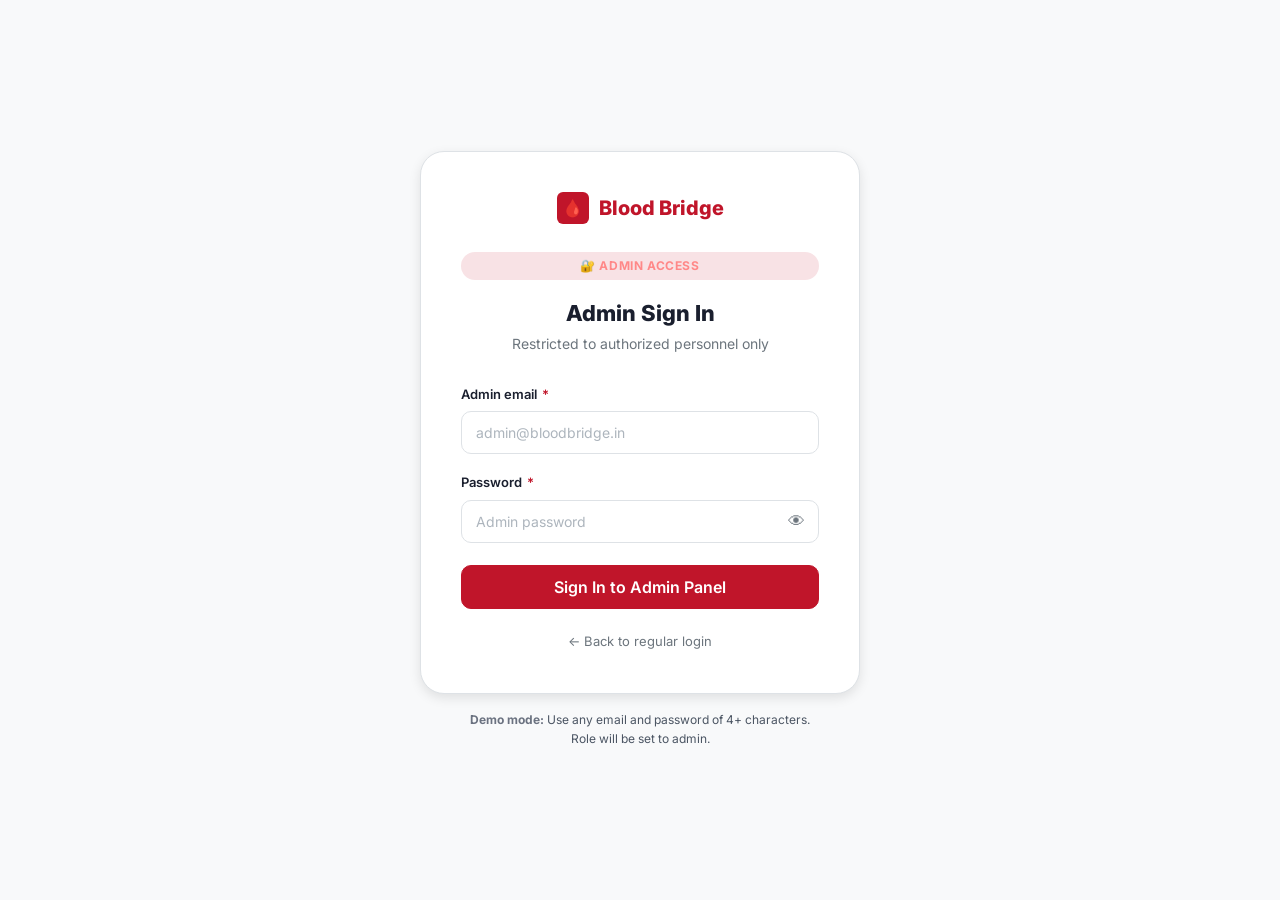
<file: blood-bridge/admin-login.html>
<!DOCTYPE html>
<html lang="en">
<head>
  <meta charset="UTF-8" />
  <meta name="viewport" content="width=device-width, initial-scale=1.0" />
  <title>Admin Login – Blood Bridge</title>
  <link rel="preconnect" href="https://fonts.googleapis.com" />
  <link rel="preconnect" href="https://fonts.gstatic.com" crossorigin />
  <link href="https://fonts.googleapis.com/css2?family=Inter:wght@400;500;600;700;800&display=swap" rel="stylesheet" />
  <link rel="stylesheet" href="css/style.css" />
  <link rel="stylesheet" href="css/forms.css" />
</head>
<body>

<div class="auth-page">

  <div class="auth-card">
    <a class="auth-logo" href="index.html">
      <span class="brand-icon" aria-hidden="true">🩸</span>
      Blood Bridge
    </a>

    <div style="display:inline-flex; align-items:center; gap:6px; padding:4px 12px; background:rgba(192,21,42,.12); color:#f88; border-radius:20px; font-size:12px; font-weight:700; letter-spacing:.05em; margin:0 auto 20px; display:flex; justify-content:center;">
      🔐 ADMIN ACCESS
    </div>

    <h1 class="auth-heading">Admin Sign In</h1>
    <p class="auth-subheading">Restricted to authorized personnel only</p>

    <div id="login-alert" class="alert alert-danger" style="display:none; margin-bottom:16px;" role="alert"></div>

    <form id="admin-login-form" novalidate>
      <div class="form-group">
        <label for="admin-email">Admin email <span class="required">*</span></label>
        <input class="form-control" type="email" id="admin-email" placeholder="admin@bloodbridge.in" autocomplete="email" required />
        <span class="field-error" id="admin-email-error"></span>
      </div>

      <div class="form-group">
        <label for="admin-password">Password <span class="required">*</span></label>
        <div class="input-group">
          <input class="form-control" type="password" id="admin-password" placeholder="Admin password" autocomplete="current-password" required />
          <span class="input-group-icon" id="toggle-admin-pwd" role="button" aria-label="Toggle password visibility" tabindex="0">👁</span>
        </div>
        <span class="field-error" id="admin-password-error"></span>
      </div>

      <button type="submit" class="btn btn-primary btn-block btn-lg" id="admin-login-btn" style="margin-top:4px;">
        Sign In to Admin Panel
      </button>
    </form>

    <div style="margin-top:20px; text-align:center;">
      <a href="login.html" style="font-size:13px; color:var(--color-text-muted);">← Back to regular login</a>
    </div>
  </div>

  <div style="margin-top:16px; font-size:12px; color:#4b5563; text-align:center; max-width:360px;">
    <strong style="color:#6b7280;">Demo mode:</strong> Use any email and password of 4+ characters. Role will be set to admin.
  </div>
</div>

<div id="toast-container" aria-live="polite"></div>
<script src="js/api.js"></script>
<script src="js/auth.js"></script>
<script src="js/admin.js"></script>
<script>
  // Admin-specific login overrides role to 'admin'
  document.getElementById('admin-login-form').addEventListener('submit', async function(e) {
    e.preventDefault();
    clearAllErrors(this);
    hideAlert('login-alert');

    const emailOk = validateEmail('admin-email');
    const passOk  = validateMinLength('admin-password', 4, 'Password');
    if (!emailOk || !passOk) return;

    const btn     = document.getElementById('admin-login-btn');
    const restore = setButtonLoading(btn, 'Signing in…');
    const email   = document.getElementById('admin-email').value.trim();
    const pwd     = document.getElementById('admin-password').value;

    const result = await apiLogin(email, pwd);
    restore();

    if (!result.ok) {
      showAlert('login-alert', result.data?.message || 'Login failed.');
      return;
    }

    // Force admin role for admin login page
    result.data.user.role = 'admin';
    saveSession(result.data.token, result.data.user);
    showToast('Admin access granted.', 'success');
    setTimeout(() => { window.location.href = 'admin-dashboard.html'; }, 500);
  });

  initPasswordToggle('admin-password', 'toggle-admin-pwd');
</script>
</body>
</html>
</file>
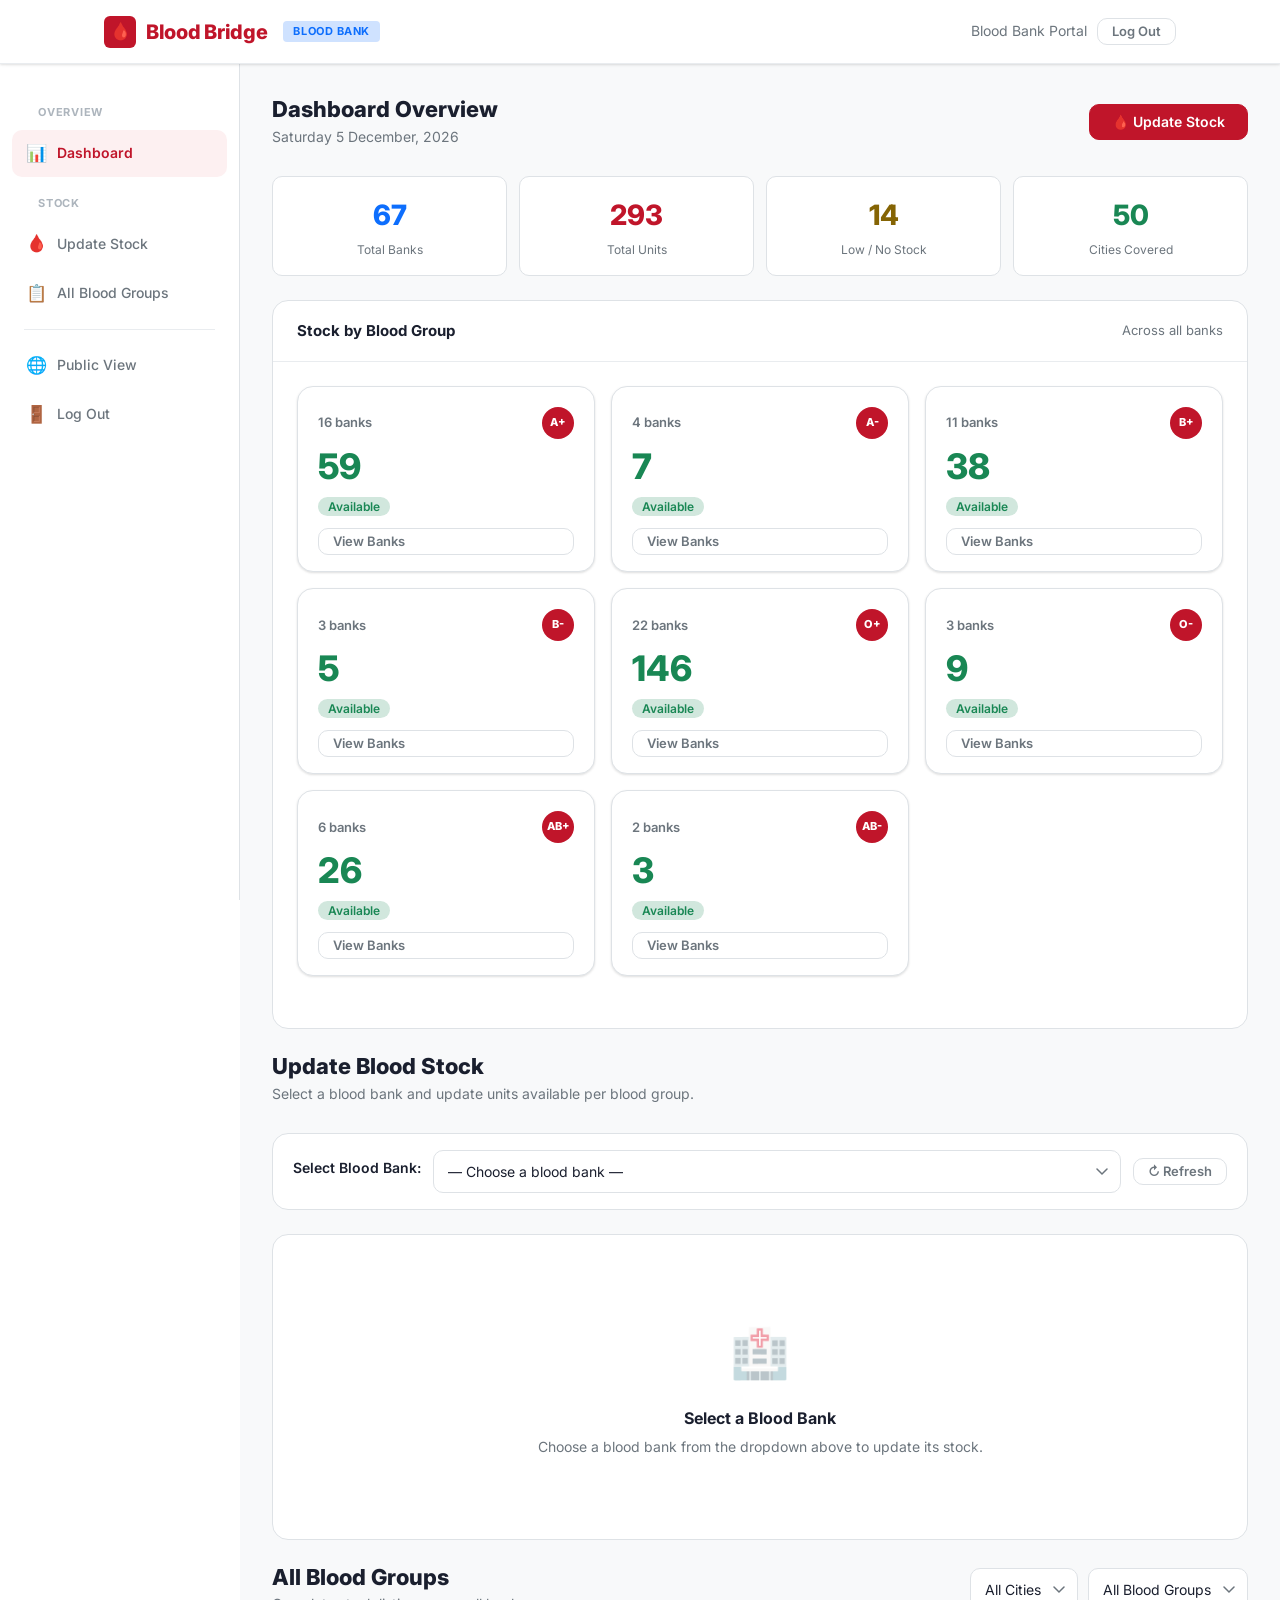
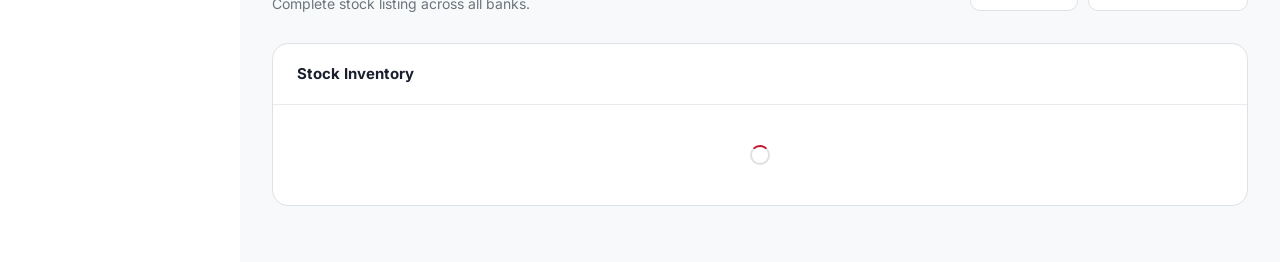
<file: blood-bridge/blood-bank-dashboard.html>
<!DOCTYPE html>
<html lang="en">
<head>
  <meta charset="UTF-8" />
  <meta name="viewport" content="width=device-width, initial-scale=1.0" />
  <title>Blood Bank Dashboard – Blood Bridge</title>
  <link rel="preconnect" href="https://fonts.googleapis.com" />
  <link rel="preconnect" href="https://fonts.gstatic.com" crossorigin />
  <link href="https://fonts.googleapis.com/css2?family=Inter:wght@400;500;600;700;800&display=swap" rel="stylesheet" />
  <link rel="stylesheet" href="css/style.css" />
  <link rel="stylesheet" href="css/dashboard.css" />
  <link rel="stylesheet" href="css/forms.css" />
  <style>
    /* Blood-group grid cards */
    .bg-grid {
      display: grid;
      grid-template-columns: repeat(auto-fill, minmax(220px, 1fr));
      gap: 16px;
      margin-bottom: 28px;
    }

    .bg-card {
      background: var(--color-bg);
      border: 1px solid var(--color-border);
      border-radius: var(--radius-lg);
      padding: 20px 20px 16px;
      box-shadow: var(--shadow-sm);
      display: flex;
      flex-direction: column;
      gap: 10px;
    }

    .bg-card-header {
      display: flex;
      align-items: center;
      justify-content: space-between;
    }

    .bg-card-name {
      font-size: 13px;
      font-weight: 600;
      color: var(--color-text-muted);
    }

    .bg-units {
      font-size: 2.2rem;
      font-weight: 800;
      line-height: 1;
    }

    .bg-units.ok   { color: var(--color-success); }
    .bg-units.low  { color: var(--color-warning); }
    .bg-units.none { color: var(--color-danger); }

    .bg-status {
      font-size: 12px;
      font-weight: 600;
      padding: 2px 10px;
      border-radius: 20px;
    }

    .bg-status.ok   { background: var(--color-success-light); color: var(--color-success); }
    .bg-status.low  { background: var(--color-warning-light); color: var(--color-warning); }
    .bg-status.none { background: var(--color-danger-light);  color: var(--color-danger); }

    .bg-card-footer {
      display: flex;
      gap: 8px;
    }

    /* Bank selector */
    .bank-selector-wrap {
      display: flex;
      align-items: center;
      gap: 12px;
      flex-wrap: wrap;
      margin-bottom: 24px;
      padding: 16px 20px;
      background: var(--color-bg);
      border: 1px solid var(--color-border);
      border-radius: var(--radius-lg);
    }

    .bank-selector-wrap label {
      font-size: 14px;
      font-weight: 600;
      white-space: nowrap;
    }

    .bank-selector-wrap select {
      flex: 1;
      min-width: 200px;
    }

    /* Summary strip */
    .summary-strip {
      display: grid;
      grid-template-columns: repeat(auto-fit, minmax(140px, 1fr));
      gap: 12px;
      margin-bottom: 24px;
    }

    .summary-item {
      background: var(--color-bg);
      border: 1px solid var(--color-border);
      border-radius: var(--radius-md);
      padding: 16px;
      text-align: center;
    }

    .summary-item .s-val {
      font-size: 1.75rem;
      font-weight: 800;
      display: block;
    }

    .summary-item .s-lbl {
      font-size: 12px;
      color: var(--color-text-muted);
      margin-top: 2px;
    }

    /* Portal badge */
    .portal-badge {
      display: inline-flex;
      align-items: center;
      gap: 6px;
      padding: 2px 10px;
      background: var(--color-info-light);
      color: var(--color-info);
      border-radius: 4px;
      font-size: 11px;
      font-weight: 700;
      letter-spacing: .05em;
      text-transform: uppercase;
      margin-left: 6px;
    }

    @media (max-width: 600px) {
      .bg-grid { grid-template-columns: 1fr 1fr; }
      .summary-strip { grid-template-columns: 1fr 1fr; }
    }
  </style>
</head>
<body>

<!-- NAVBAR -->
<nav class="navbar">
  <div class="container navbar-inner">
    <a class="navbar-brand" href="blood-bank-dashboard.html">
      <span class="brand-icon" aria-hidden="true">🩸</span>
      Blood Bridge <span class="portal-badge">Blood Bank</span>
    </a>
    <div class="navbar-actions">
      <span style="font-size:14px; color:var(--color-text-muted);" id="nav-bank-name">Blood Bank Portal</span>
      <button class="btn btn-ghost btn-sm" onclick="logout('index.html')">Log Out</button>
    </div>
    <button class="hamburger" id="hamburger" aria-label="Open menu"><span></span><span></span><span></span></button>
  </div>
</nav>
<div class="nav-overlay" id="nav-overlay">
  <div class="navbar-actions">
    <button class="btn btn-ghost" onclick="logout('index.html')">Log Out</button>
  </div>
</div>

<!-- DASHBOARD LAYOUT -->
<div class="dashboard-layout">

  <!-- Sidebar -->
  <aside class="sidebar" aria-label="Blood bank navigation">
    <nav class="sidebar-nav">
      <span class="sidebar-section-label">Overview</span>
      <a class="sidebar-link active" href="#" data-tab="overview">
        <span class="link-icon">📊</span>
        <span class="link-text">Dashboard</span>
      </a>

      <span class="sidebar-section-label">Stock</span>
      <a class="sidebar-link" href="#" data-tab="stock">
        <span class="link-icon">🩸</span>
        <span class="link-text">Update Stock</span>
      </a>
      <a class="sidebar-link" href="#" data-tab="history">
        <span class="link-icon">📋</span>
        <span class="link-text">All Blood Groups</span>
      </a>

      <div class="sidebar-divider"></div>
      <a class="sidebar-link" href="blood-banks.html">
        <span class="link-icon">🌐</span>
        <span class="link-text">Public View</span>
      </a>
      <a class="sidebar-link" href="#" onclick="logout('index.html');return false;">
        <span class="link-icon">🚪</span>
        <span class="link-text">Log Out</span>
      </a>
    </nav>
  </aside>

  <!-- Main content -->
  <main class="dash-main">

    <!-- ═══ TAB: OVERVIEW ═══ -->
    <div class="tab-panel active" id="tab-overview">
      <div class="dash-topbar">
        <div>
          <h1 class="dash-title">Dashboard Overview</h1>
          <p class="dash-subtitle" id="bb-date"></p>
        </div>
        <button class="btn btn-primary" onclick="bbSwitchTab('stock')">🩸 Update Stock</button>
      </div>

      <!-- Summary strip -->
      <div class="summary-strip">
        <div class="summary-item">
          <span class="s-val" id="ov-total-banks" style="color:var(--color-info);">—</span>
          <div class="s-lbl">Total Banks</div>
        </div>
        <div class="summary-item">
          <span class="s-val" id="ov-total-units" style="color:var(--color-primary);">—</span>
          <div class="s-lbl">Total Units</div>
        </div>
        <div class="summary-item">
          <span class="s-val" id="ov-low-stock" style="color:var(--color-warning);">—</span>
          <div class="s-lbl">Low / No Stock</div>
        </div>
        <div class="summary-item">
          <span class="s-val" id="ov-cities" style="color:var(--color-success);">—</span>
          <div class="s-lbl">Cities Covered</div>
        </div>
      </div>

      <!-- Per blood-group overview cards -->
      <div class="panel">
        <div class="panel-header">
          <span class="panel-title">Stock by Blood Group</span>
          <span style="font-size:13px; color:var(--color-text-muted);">Across all banks</span>
        </div>
        <div class="panel-body">
          <div id="ov-loading" style="text-align:center; padding:24px;">
            <div class="spinner spinner-dark" style="margin:0 auto;"></div>
          </div>
          <div id="ov-bg-grid" class="bg-grid" style="display:none;"></div>
        </div>
      </div>
    </div>

    <!-- ═══ TAB: UPDATE STOCK ═══ -->
    <div class="tab-panel" id="tab-stock">
      <div class="dash-topbar">
        <div>
          <h1 class="dash-title">Update Blood Stock</h1>
          <p class="dash-subtitle">Select a blood bank and update units available per blood group.</p>
        </div>
      </div>

      <!-- Bank selector -->
      <div class="bank-selector-wrap">
        <label for="stock-bank-select">Select Blood Bank:</label>
        <select class="form-control" id="stock-bank-select" onchange="onBankSelect()">
          <option value="">— Choose a blood bank —</option>
        </select>
        <button class="btn btn-ghost btn-sm" onclick="loadBankSelector()">↻ Refresh</button>
      </div>

      <!-- Stock update form (shown after bank is selected) -->
      <div id="stock-form-area" style="display:none;">
        <div class="panel">
          <div class="panel-header">
            <span class="panel-title" id="stock-bank-title">Blood Bank Name</span>
            <span style="font-size:13px; color:var(--color-text-muted);" id="stock-bank-city"></span>
          </div>
          <div class="panel-body">
            <p style="font-size:14px; color:var(--color-text-muted); margin-bottom:20px;">
              Update the number of units available. Enter <strong>0</strong> if stock is depleted.
            </p>

            <div class="form-grid" id="stock-fields-grid" style="grid-template-columns: repeat(auto-fill, minmax(200px, 1fr)); gap:16px;">
              <!-- dynamically populated -->
            </div>

            <div style="margin-top:24px; display:flex; gap:12px; flex-wrap:wrap;">
              <button class="btn btn-primary" id="save-all-stock-btn" onclick="saveAllStock()">
                💾 Save All Changes
              </button>
              <button class="btn btn-ghost" onclick="onBankSelect()">↺ Reset</button>
            </div>
          </div>
        </div>
      </div>

      <!-- Placeholder when no bank selected -->
      <div id="stock-placeholder" class="panel">
        <div class="panel-body">
          <div class="empty-state">
            <div class="empty-icon">🏥</div>
            <h3>Select a Blood Bank</h3>
            <p>Choose a blood bank from the dropdown above to update its stock.</p>
          </div>
        </div>
      </div>
    </div>

    <!-- ═══ TAB: ALL BLOOD GROUPS ═══ -->
    <div class="tab-panel" id="tab-history">
      <div class="dash-topbar">
        <div>
          <h1 class="dash-title">All Blood Groups</h1>
          <p class="dash-subtitle">Complete stock listing across all banks.</p>
        </div>
        <div style="display:flex; gap:10px; flex-wrap:wrap;">
          <select class="form-control" id="filter-city" style="width:auto;" onchange="renderHistoryTable()">
            <option value="">All Cities</option>
          </select>
          <select class="form-control" id="filter-bg" style="width:auto;" onchange="renderHistoryTable()">
            <option value="">All Blood Groups</option>
            <option>A+</option><option>A-</option><option>B+</option><option>B-</option>
            <option>O+</option><option>O-</option><option>AB+</option><option>AB-</option>
          </select>
        </div>
      </div>

      <div class="panel">
        <div class="panel-header">
          <span class="panel-title">Stock Inventory</span>
          <span id="history-count" style="font-size:13px; color:var(--color-text-muted);"></span>
        </div>
        <div id="history-loading" style="text-align:center; padding:40px;">
          <div class="spinner spinner-dark" style="margin:0 auto;"></div>
        </div>
        <div class="panel-body no-pad" id="history-container" style="display:none;">
          <div class="table-wrap">
            <table aria-label="Blood stock inventory">
              <thead>
                <tr>
                  <th>#</th>
                  <th>Blood Bank</th>
                  <th>City</th>
                  <th>Blood Group</th>
                  <th>Units</th>
                  <th>Status</th>
                  <th>Last Updated</th>
                  <th>Actions</th>
                </tr>
              </thead>
              <tbody id="history-tbody"></tbody>
            </table>
          </div>
        </div>
      </div>
    </div>

  </main>
</div>

<!-- QUICK STOCK UPDATE MODAL (from history table) -->
<div class="modal-overlay" id="quick-modal" role="dialog" aria-modal="true" aria-labelledby="quick-modal-title">
  <div class="modal">
    <div class="modal-header">
      <h2 class="modal-title" id="quick-modal-title">Quick Stock Update</h2>
      <button class="modal-close" onclick="closeQuickModal()" aria-label="Close">×</button>
    </div>
    <div class="modal-body" style="padding-bottom:0;">
      <p style="font-size:14px; color:var(--color-text-muted); margin-bottom:4px;" id="quick-modal-bank"></p>
      <p style="font-size:13px; color:var(--color-text-muted); margin-bottom:16px;" id="quick-modal-bg-label"></p>
      <div class="form-group">
        <label for="quick-units">Units available <span class="required">*</span></label>
        <input class="form-control" type="number" id="quick-units" min="0" placeholder="Enter units" />
        <span class="field-error" id="quick-units-error"></span>
      </div>
    </div>
    <div class="modal-footer">
      <button class="btn btn-primary" id="quick-save-btn" onclick="saveQuickStock()">Update Stock</button>
      <button class="btn btn-ghost" onclick="closeQuickModal()">Cancel</button>
    </div>
  </div>
</div>

<div id="toast-container" aria-live="polite"></div>
<script src="js/api.js"></script>
<script src="js/auth.js"></script>
<script src="js/bloodbank.js"></script>
</body>
</html>
</file>
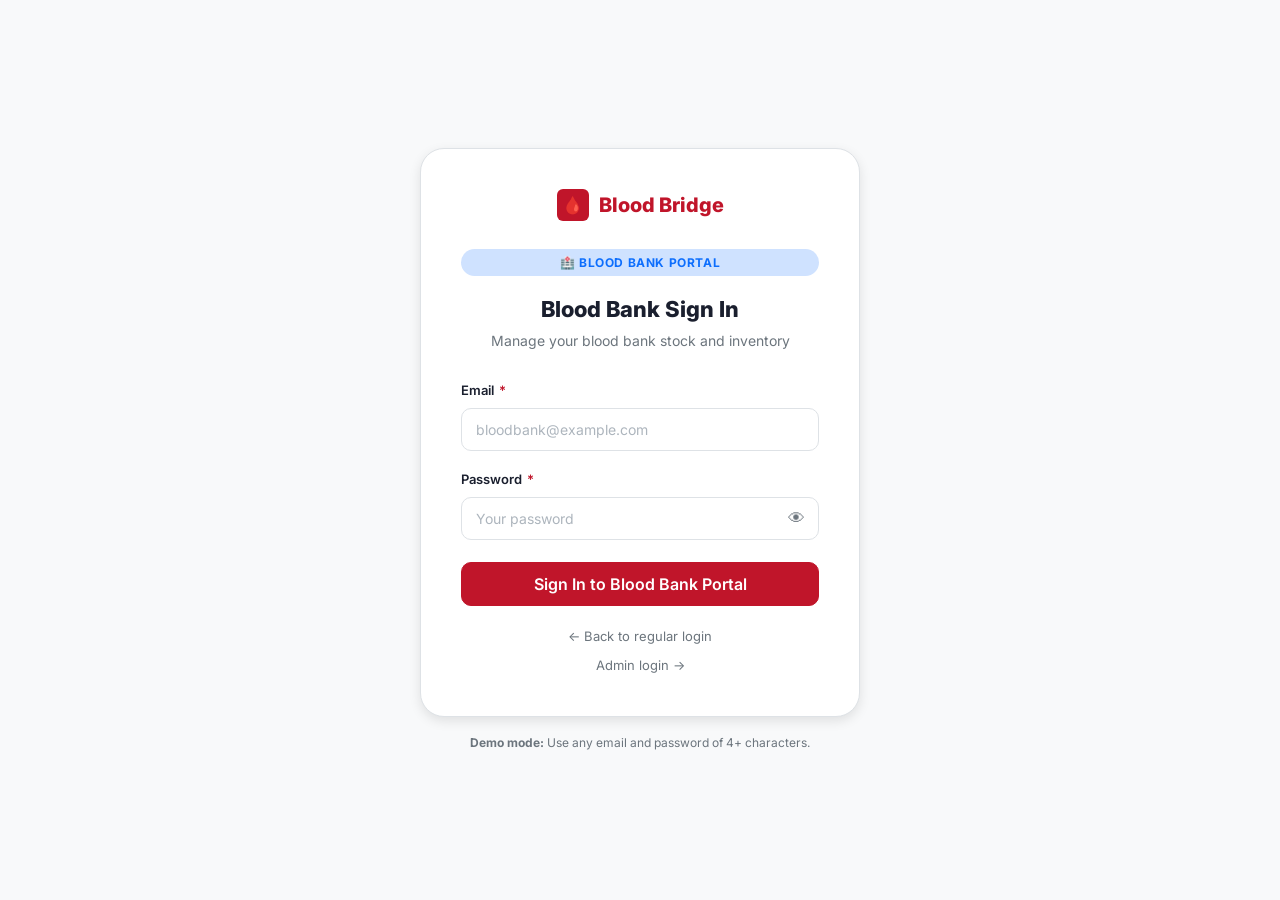
<file: blood-bridge/blood-bank-login.html>
<!DOCTYPE html>
<html lang="en">
<head>
  <meta charset="UTF-8" />
  <meta name="viewport" content="width=device-width, initial-scale=1.0" />
  <title>Blood Bank Login – Blood Bridge</title>
  <link rel="preconnect" href="https://fonts.googleapis.com" />
  <link rel="preconnect" href="https://fonts.gstatic.com" crossorigin />
  <link href="https://fonts.googleapis.com/css2?family=Inter:wght@400;500;600;700;800&display=swap" rel="stylesheet" />
  <link rel="stylesheet" href="css/style.css" />
  <link rel="stylesheet" href="css/forms.css" />
</head>
<body>

<div class="auth-page">

  <div class="auth-card">
    <a class="auth-logo" href="index.html">
      <span class="brand-icon" aria-hidden="true">🩸</span>
      Blood Bridge
    </a>

    <div style="display:flex; align-items:center; justify-content:center; gap:6px; padding:4px 12px; background:var(--color-info-light); color:var(--color-info); border-radius:20px; font-size:12px; font-weight:700; letter-spacing:.05em; margin:0 auto 20px;">
      🏥 BLOOD BANK PORTAL
    </div>

    <h1 class="auth-heading">Blood Bank Sign In</h1>
    <p class="auth-subheading">Manage your blood bank stock and inventory</p>

    <div id="login-alert" class="alert alert-danger" style="display:none; margin-bottom:16px;" role="alert"></div>

    <form id="bb-login-form" novalidate>
      <div class="form-group">
        <label for="bb-email">Email <span class="required">*</span></label>
        <input class="form-control" type="email" id="bb-email" placeholder="bloodbank@example.com" autocomplete="email" required />
        <span class="field-error" id="bb-email-error"></span>
      </div>

      <div class="form-group">
        <label for="bb-password">Password <span class="required">*</span></label>
        <div class="input-group">
          <input class="form-control" type="password" id="bb-password" placeholder="Your password" autocomplete="current-password" required />
          <span class="input-group-icon" id="toggle-bb-pwd" role="button" aria-label="Toggle password visibility" tabindex="0">👁</span>
        </div>
        <span class="field-error" id="bb-password-error"></span>
      </div>

      <button type="submit" class="btn btn-primary btn-block btn-lg" id="bb-login-btn" style="margin-top:4px;">
        Sign In to Blood Bank Portal
      </button>
    </form>

    <div style="margin-top:20px; text-align:center; display:flex; flex-direction:column; gap:8px;">
      <a href="login.html" style="font-size:13px; color:var(--color-text-muted);">← Back to regular login</a>
      <a href="admin-login.html" style="font-size:13px; color:var(--color-text-muted);">Admin login →</a>
    </div>
  </div>

  <div style="margin-top:16px; font-size:12px; color:var(--color-text-muted); text-align:center; max-width:360px;">
    <strong>Demo mode:</strong> Use any email and password of 4+ characters.
  </div>
</div>

<div id="toast-container" aria-live="polite"></div>
<script src="js/api.js"></script>
<script src="js/auth.js"></script>
<script>
  document.getElementById('bb-login-form').addEventListener('submit', async function(e) {
    e.preventDefault();
    clearAllErrors(this);
    hideAlert('login-alert');

    const emailOk = validateEmail('bb-email');
    const passOk  = validateMinLength('bb-password', 4, 'Password');
    if (!emailOk || !passOk) return;

    const btn     = document.getElementById('bb-login-btn');
    const restore = setButtonLoading(btn, 'Signing in…');
    const email   = document.getElementById('bb-email').value.trim();
    const pwd     = document.getElementById('bb-password').value;

    const result = await apiLogin(email, pwd);
    restore();

    if (!result.ok) {
      showAlert('login-alert', result.data?.message || 'Login failed.');
      return;
    }

    // Set role to blood_bank for this portal
    result.data.user.role = 'blood_bank';
    saveSession(result.data.token, result.data.user);
    showToast('Welcome to Blood Bank Portal!', 'success');
    setTimeout(() => { window.location.href = 'blood-bank-dashboard.html'; }, 500);
  });

  initPasswordToggle('bb-password', 'toggle-bb-pwd');
</script>
</body>
</html>
</file>
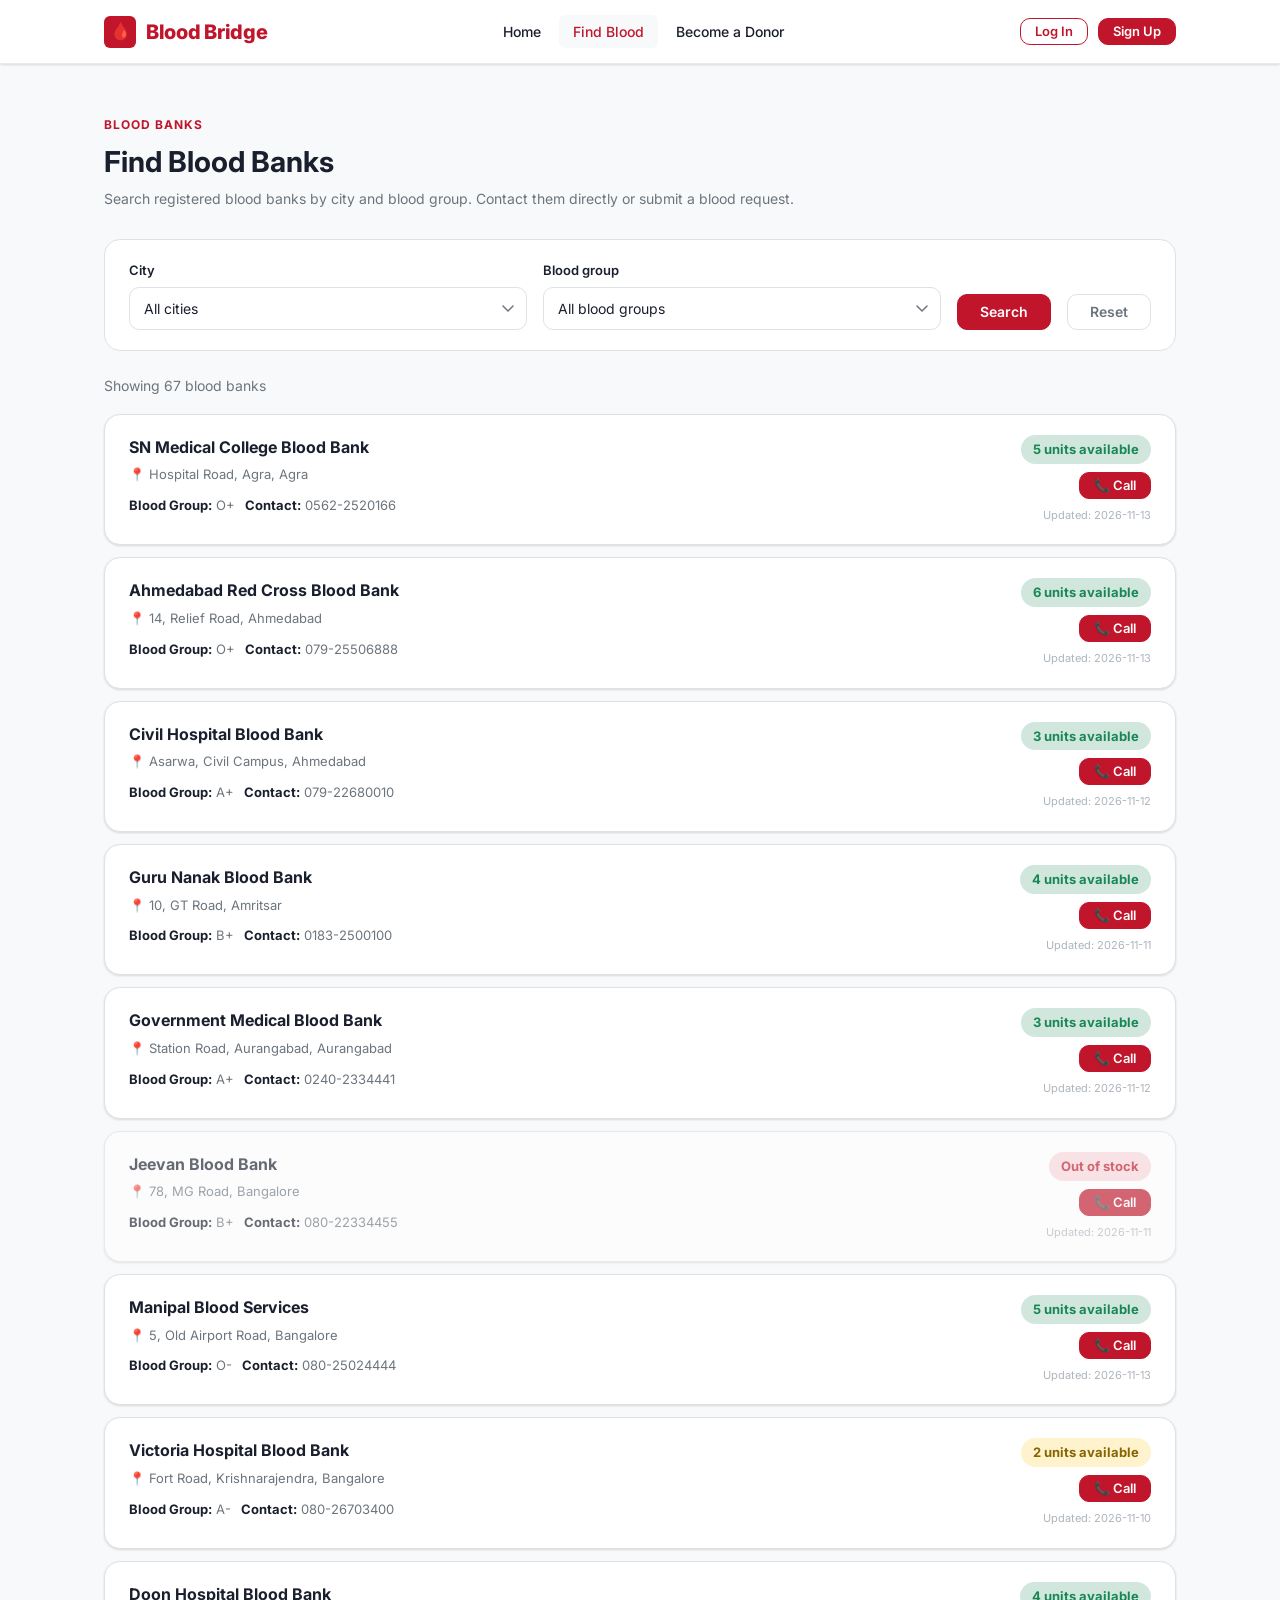
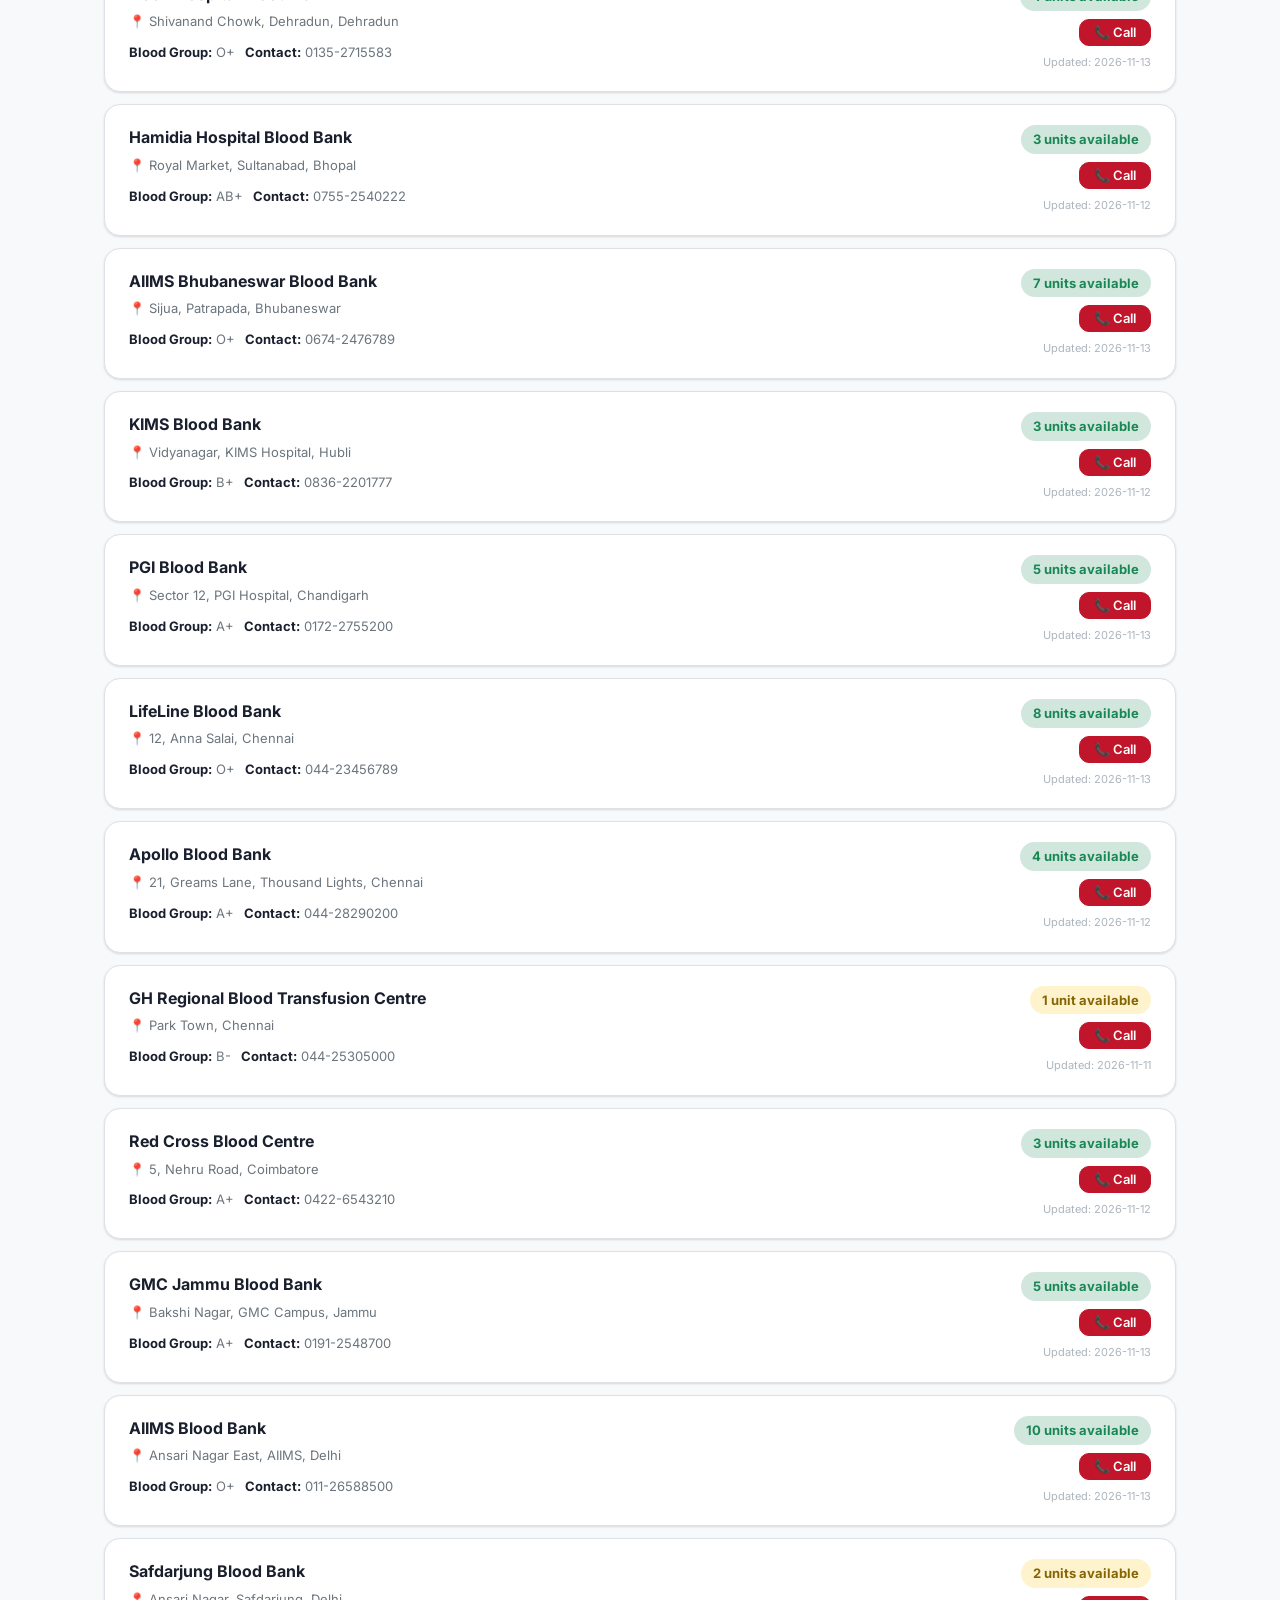
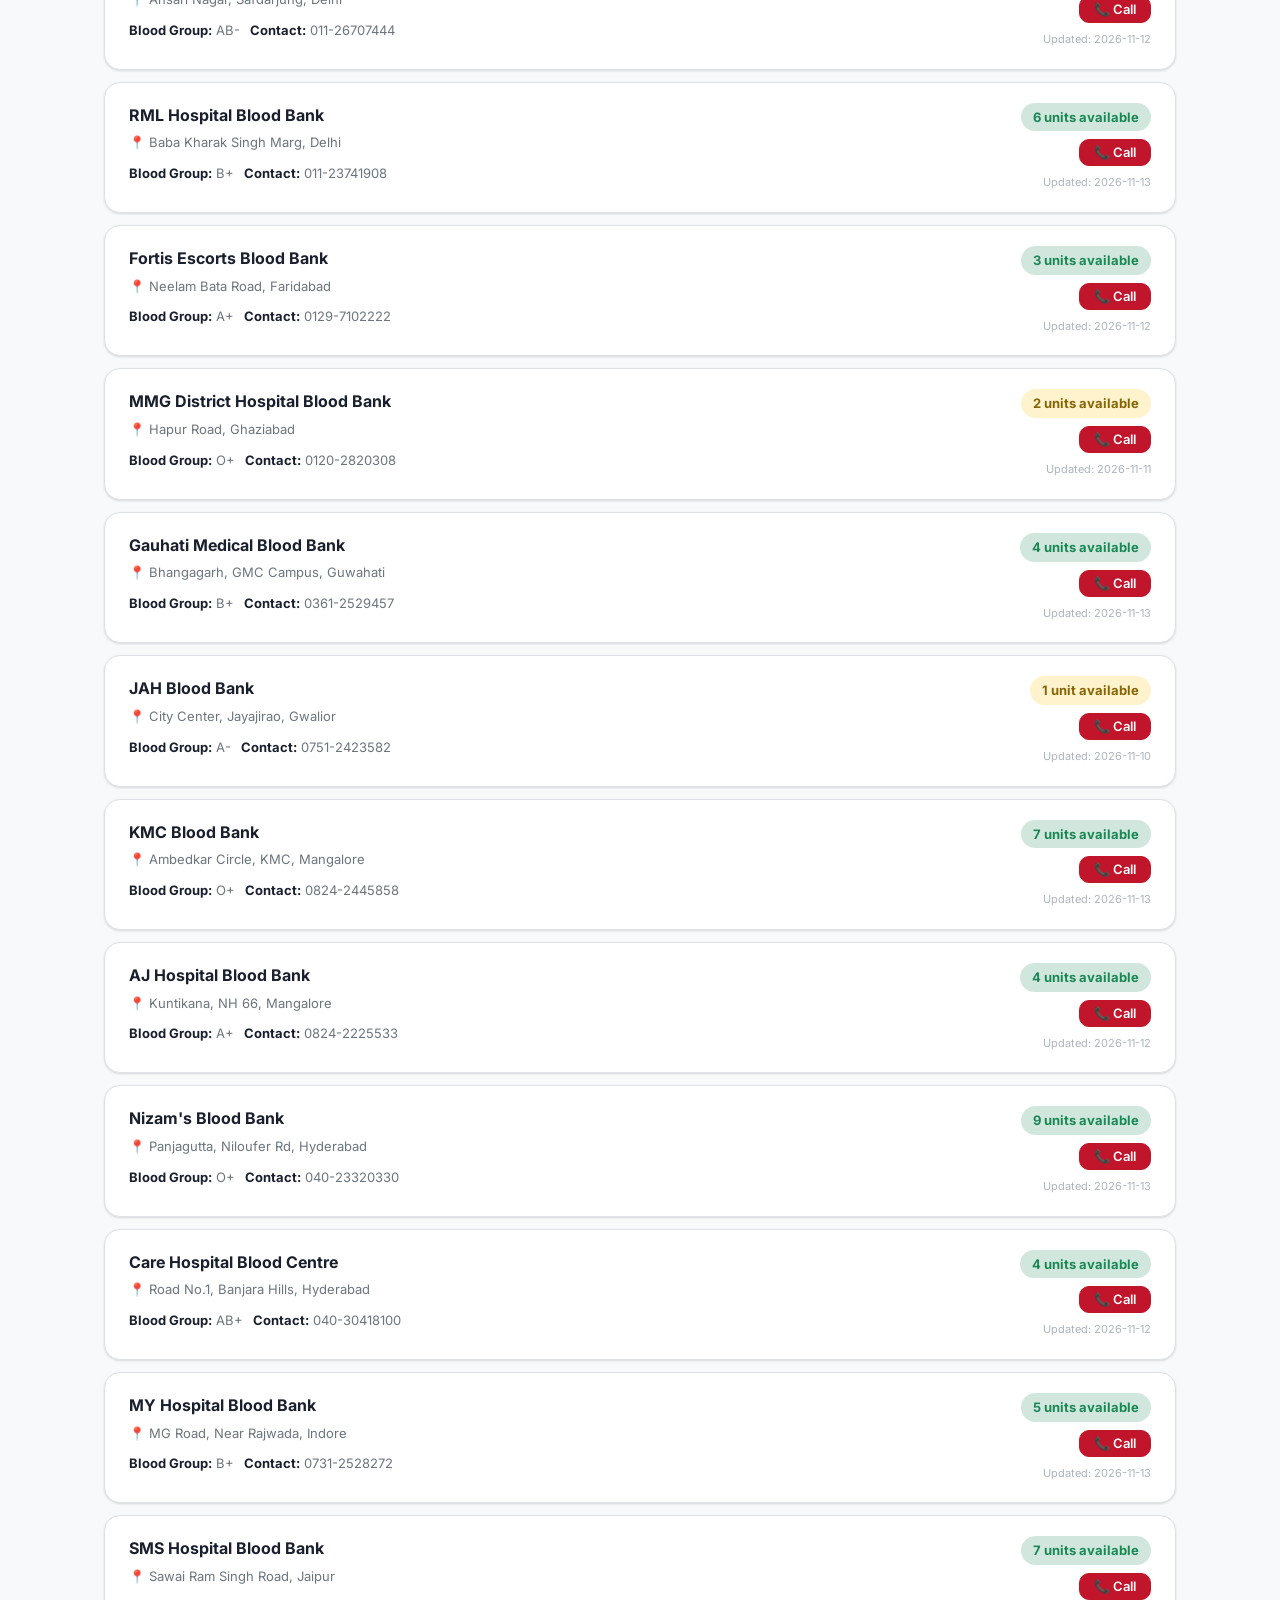
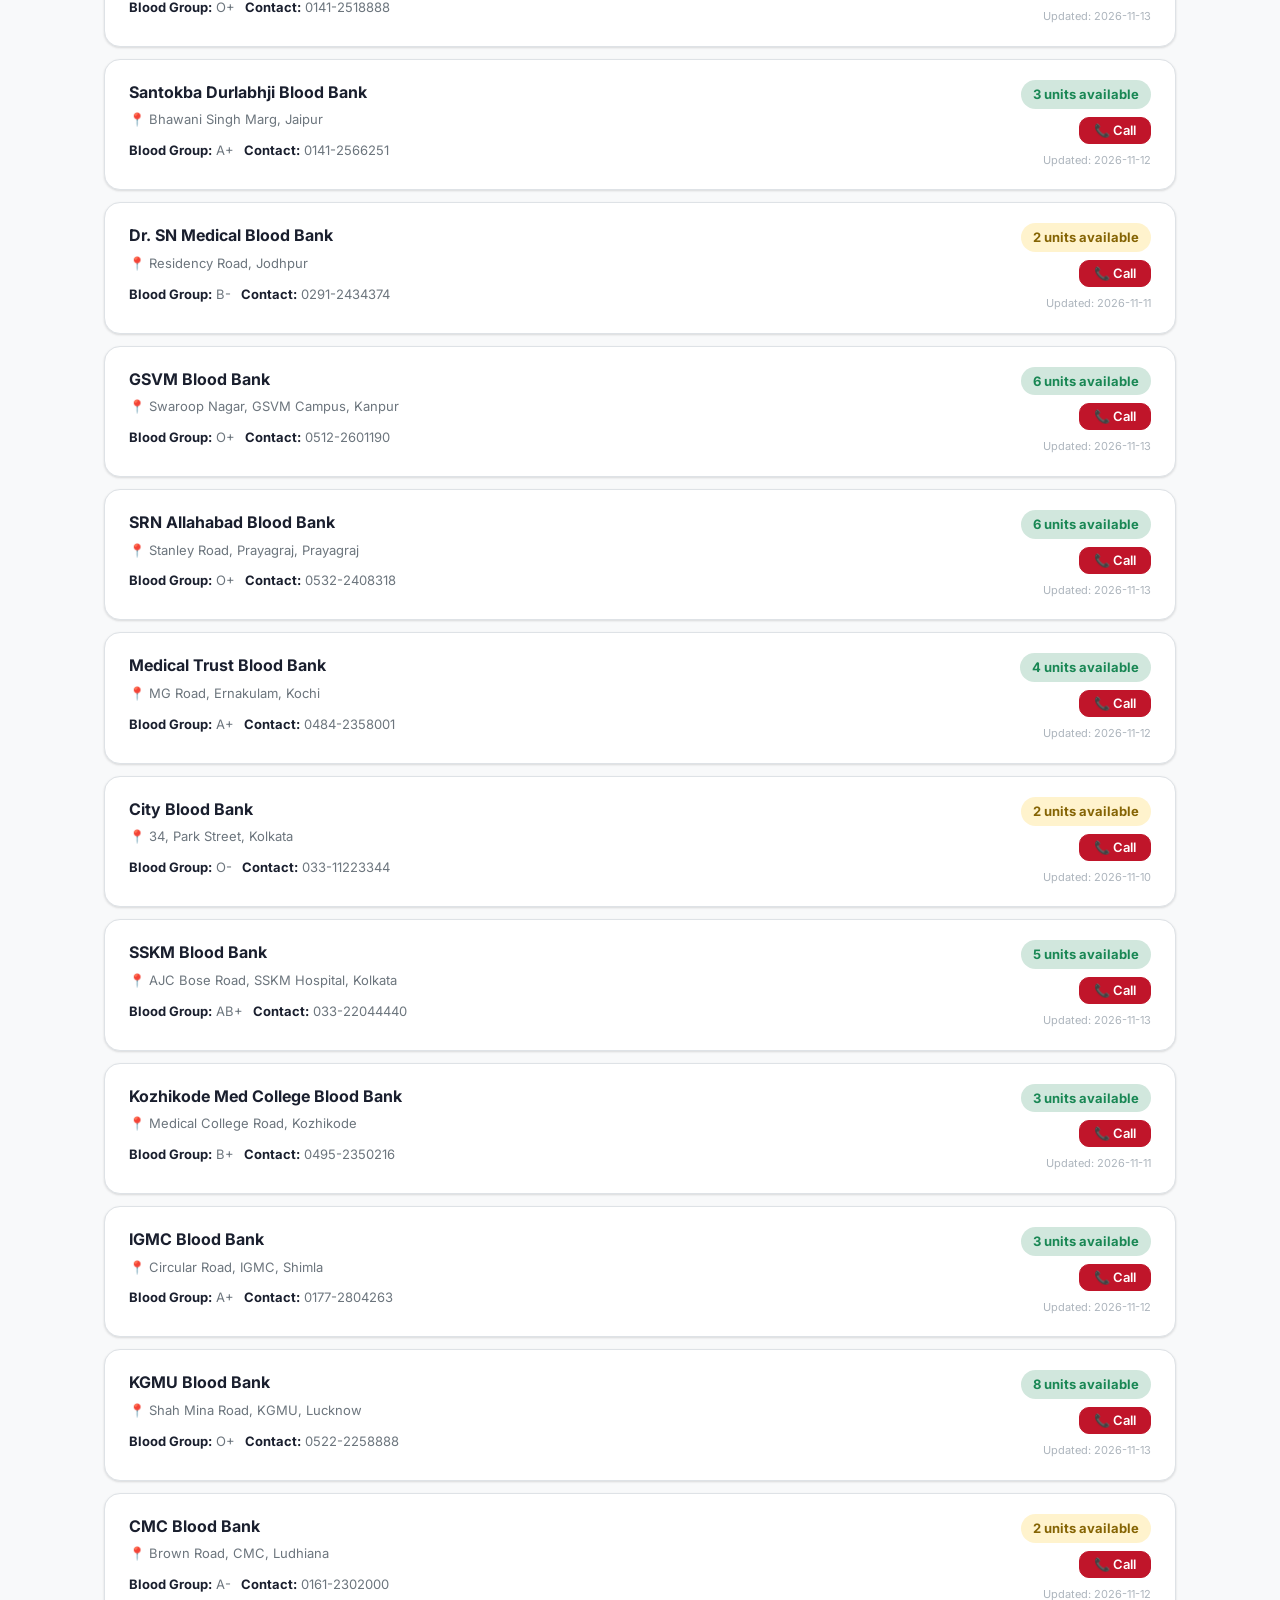
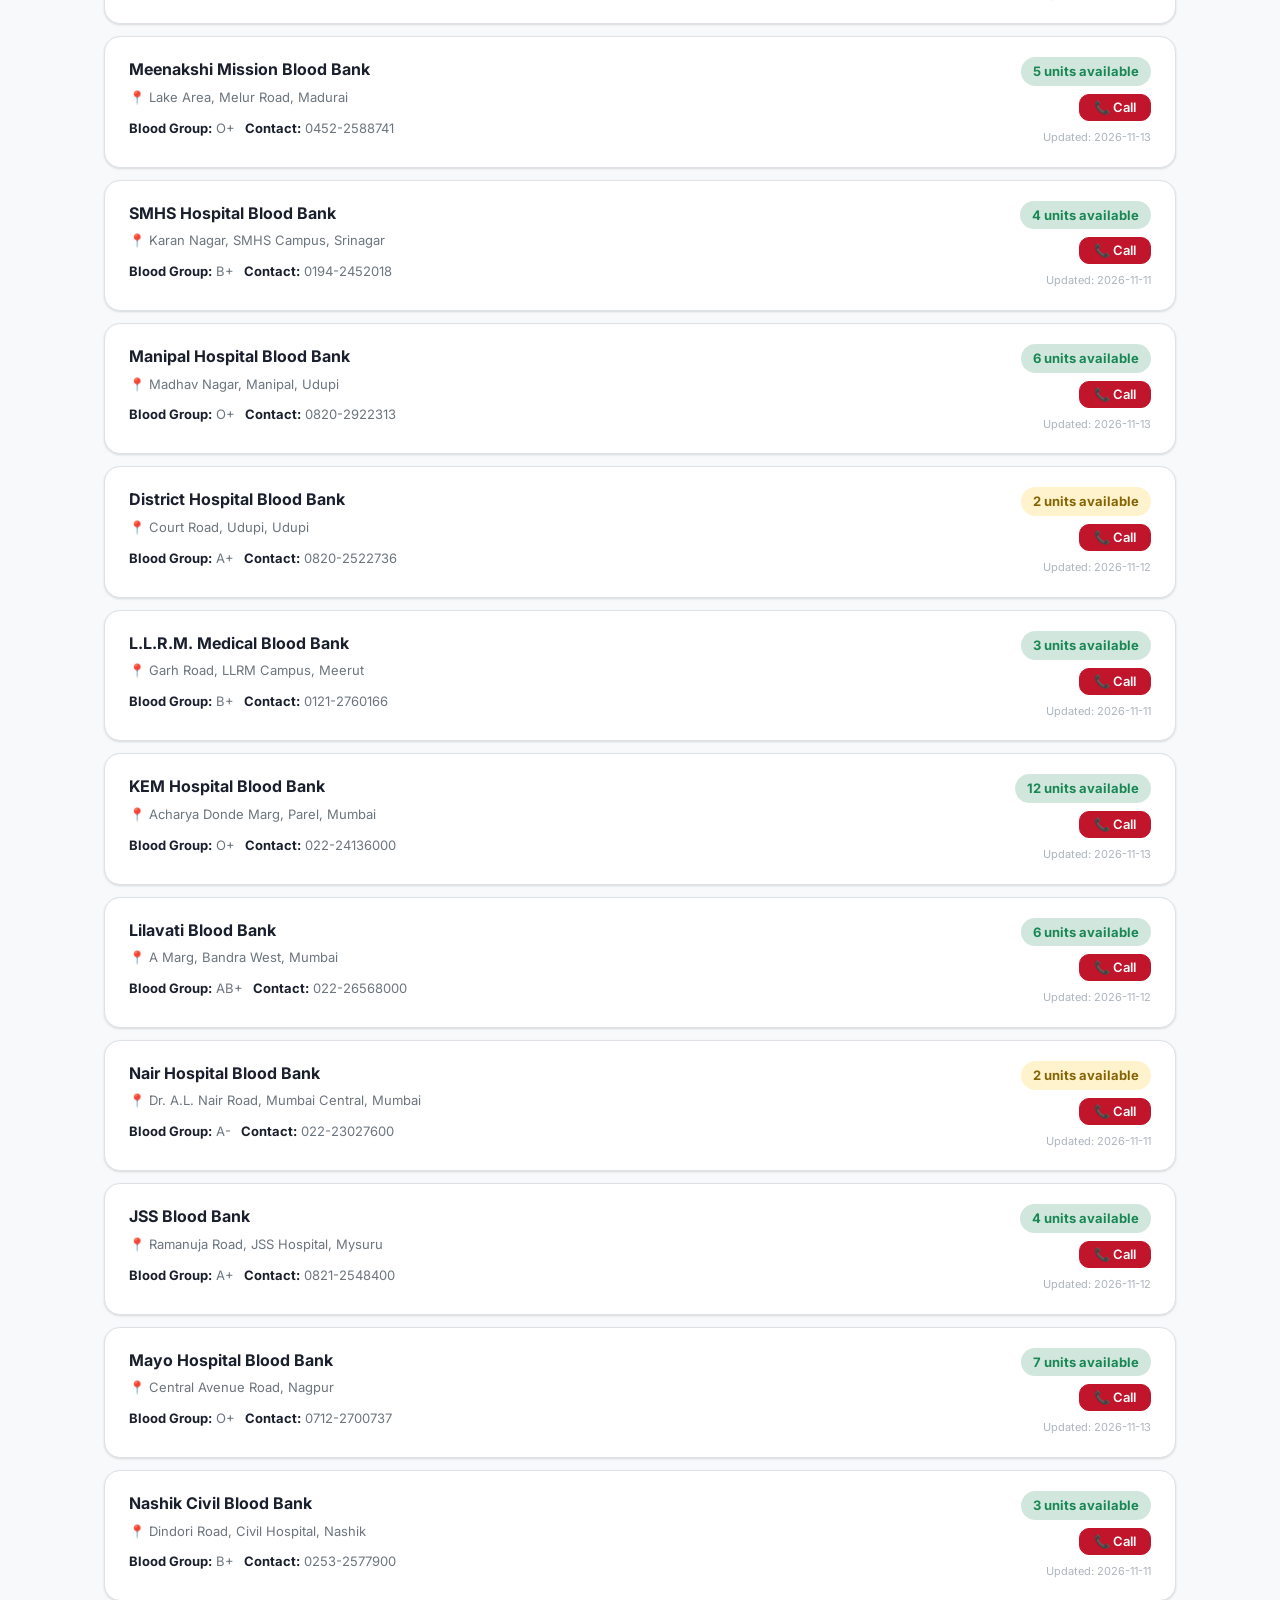
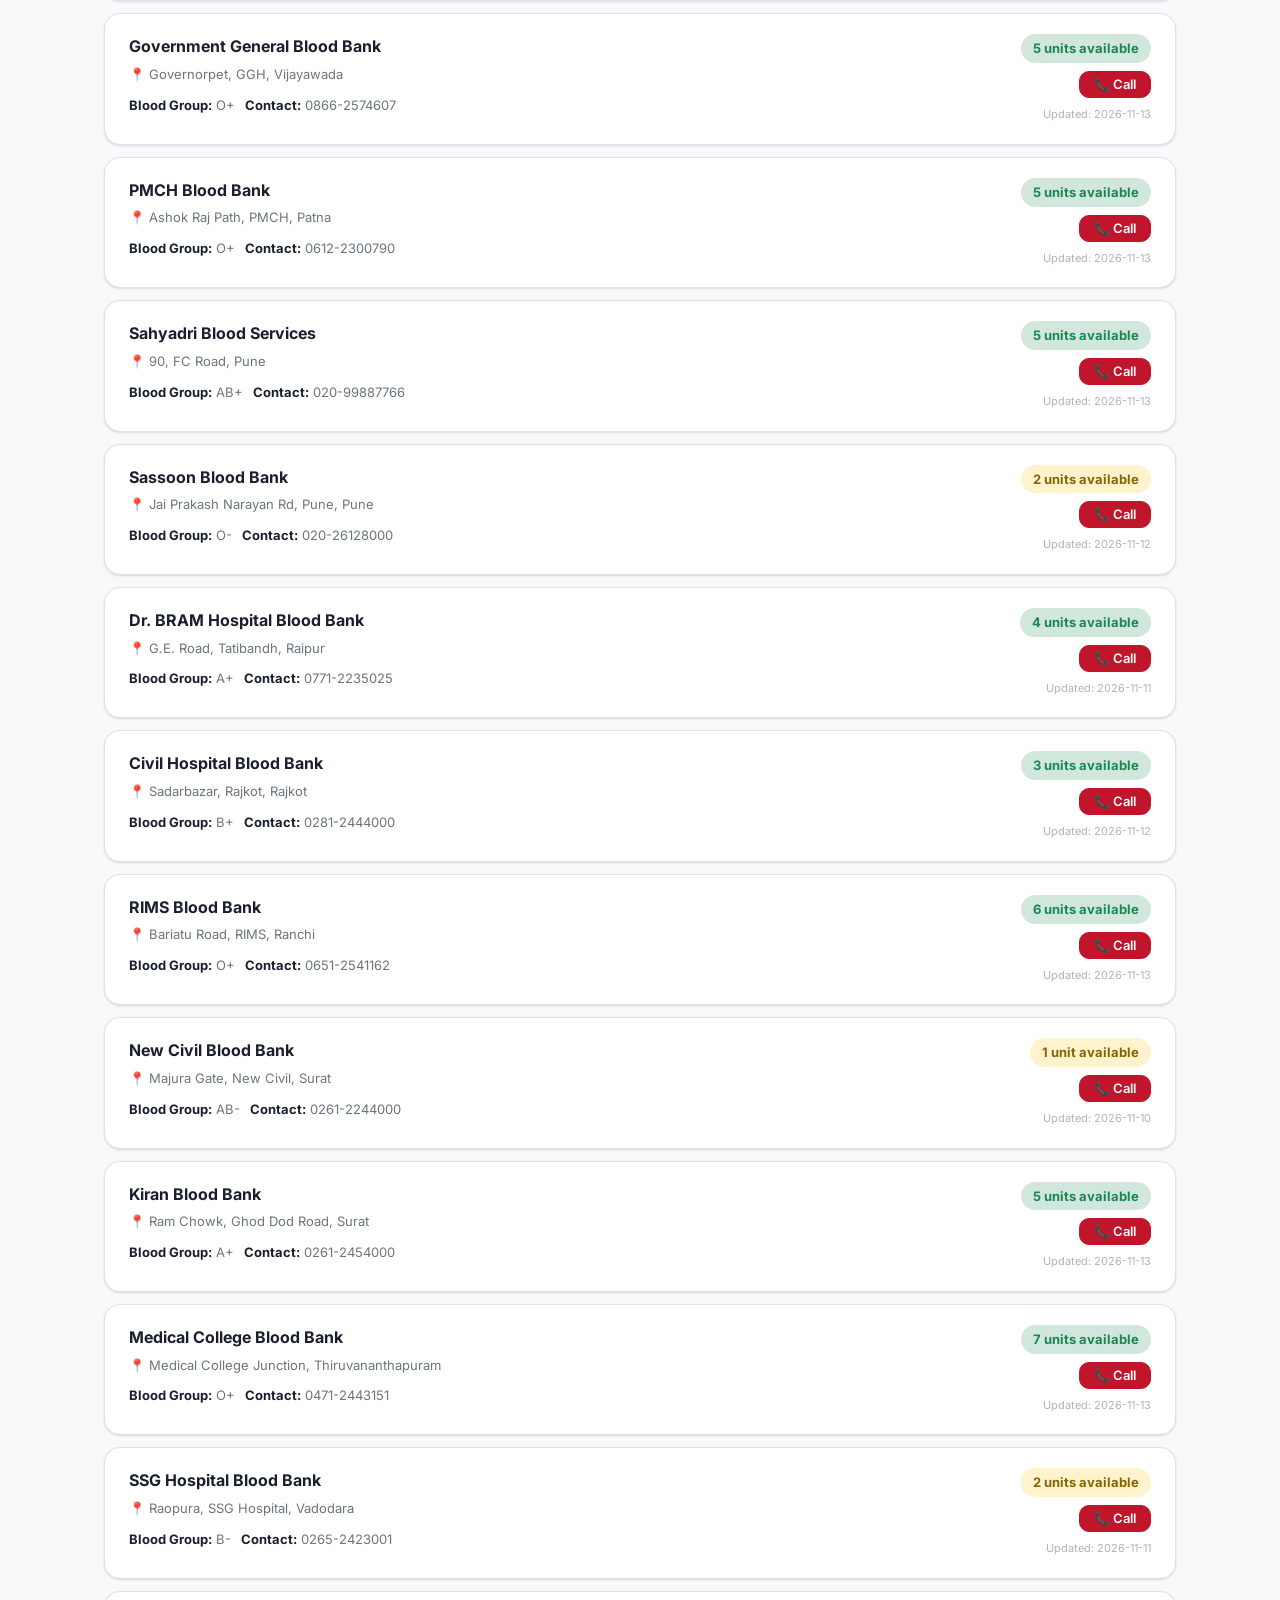
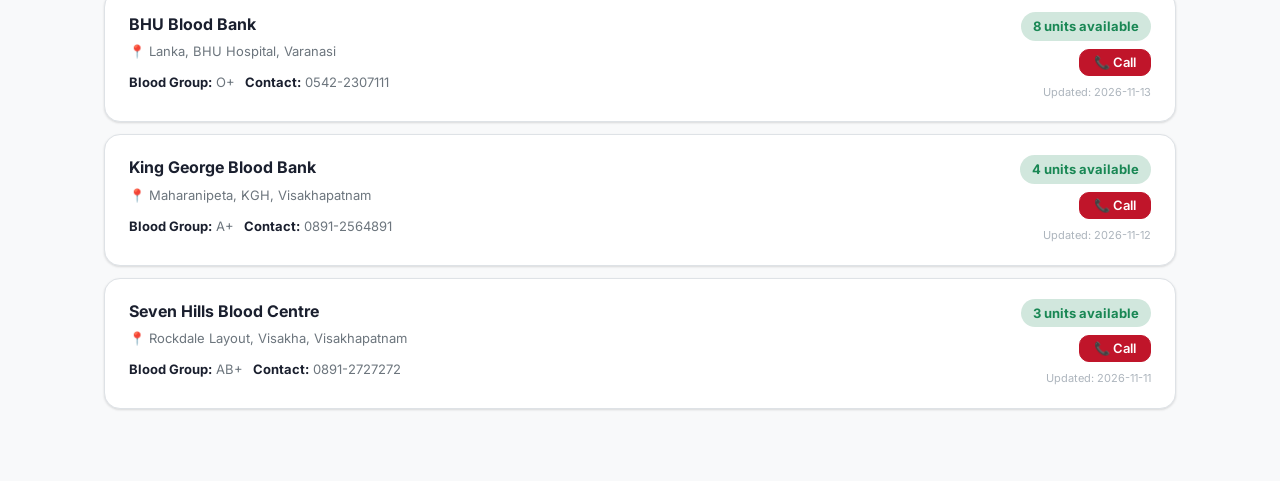
<file: blood-bridge/blood-banks.html>
<!DOCTYPE html>
<html lang="en">
<head>
  <meta charset="UTF-8" />
  <meta name="viewport" content="width=device-width, initial-scale=1.0" />
  <title>Find Blood Banks – Blood Bridge</title>
  <link rel="preconnect" href="https://fonts.googleapis.com" />
  <link rel="preconnect" href="https://fonts.gstatic.com" crossorigin />
  <link href="https://fonts.googleapis.com/css2?family=Inter:wght@400;500;600;700;800&display=swap" rel="stylesheet" />
  <link rel="stylesheet" href="css/style.css" />
  <link rel="stylesheet" href="css/forms.css" />
  <style>
    .bb-card {
      background: var(--color-bg);
      border: 1px solid var(--color-border);
      border-radius: var(--radius-lg);
      padding: 20px 24px;
      display: grid;
      grid-template-columns: 1fr auto;
      gap: 12px 24px;
      align-items: start;
      box-shadow: var(--shadow-sm);
      transition: box-shadow var(--transition);
    }
    .bb-card:hover { box-shadow: var(--shadow-md); }
    .bb-card.unavailable { opacity: .65; }
    .bb-name { font-size: 16px; font-weight: 700; margin-bottom: 4px; }
    .bb-address { font-size: 13px; color: var(--color-text-muted); margin-bottom: 10px; }
    .bb-meta { display: flex; flex-wrap: wrap; gap: 10px; }
    .bb-meta-item { font-size: 13px; color: var(--color-text-muted); }
    .bb-meta-item strong { color: var(--color-text); }
    .bb-units-badge {
      padding: 4px 12px;
      border-radius: 20px;
      font-size: 13px;
      font-weight: 700;
    }
    .units-available  { background: var(--color-success-light); color: var(--color-success); }
    .units-low        { background: var(--color-warning-light); color: var(--color-warning); }
    .units-none       { background: var(--color-danger-light);  color: var(--color-danger); }
    .bb-actions { display: flex; flex-direction: column; align-items: flex-end; gap: 8px; }
    .bb-updated { font-size: 11px; color: var(--color-text-light); }
    .results-grid { display: flex; flex-direction: column; gap: 12px; }
  </style>
</head>
<body>

<!-- NAVBAR -->
<nav class="navbar">
  <div class="container navbar-inner">
    <a class="navbar-brand" href="index.html">
      <span class="brand-icon" aria-hidden="true">🩸</span>
      Blood Bridge
    </a>
    <ul class="navbar-nav">
      <li><a class="nav-link" href="index.html">Home</a></li>
      <li><a class="nav-link active" href="blood-banks.html">Find Blood</a></li>
      <li><a class="nav-link" href="donor-register.html">Become a Donor</a></li>
    </ul>
    <div class="navbar-actions">
      <a id="nav-login" class="btn btn-outline btn-sm" href="login.html">Log In</a>
      <a class="btn btn-primary btn-sm" href="register.html">Sign Up</a>
    </div>
    <button class="hamburger" id="hamburger" aria-label="Open menu"><span></span><span></span><span></span></button>
  </div>
</nav>
<div class="nav-overlay" id="nav-overlay">
  <a class="nav-link" href="index.html">Home</a>
  <a class="nav-link active" href="blood-banks.html">Find Blood</a>
  <a class="nav-link" href="donor-register.html">Become a Donor</a>
  <div class="navbar-actions"><a class="btn btn-outline" href="login.html">Log In</a></div>
</div>

<main style="padding: 48px 0 72px; background: var(--color-surface); min-height: calc(100vh - var(--nav-height));">
  <div class="container">

    <!-- Page header -->
    <div style="margin-bottom:28px;">
      <span class="section-label">Blood Banks</span>
      <h1 style="font-size:clamp(1.4rem,2.5vw,1.8rem); margin-bottom:8px;">Find Blood Banks</h1>
      <p style="font-size:14px; color:var(--color-text-muted);">
        Search registered blood banks by city and blood group. Contact them directly or submit a blood request.
      </p>
    </div>

    <!-- Search bar -->
    <form class="search-bar" id="search-form" novalidate>
      <div class="form-group">
        <label for="search-city">City</label>
        <select class="form-control" id="search-city">
          <option value="">All cities</option>
          <option>Agra</option>
          <option>Ahmedabad</option>
          <option>Amritsar</option>
          <option>Aurangabad</option>
          <option>Bangalore</option>
          <option>Bhopal</option>
          <option>Bhubaneswar</option>
          <option>Chandigarh</option>
          <option>Chennai</option>
          <option>Coimbatore</option>
          <option>Dehradun</option>
          <option>Delhi</option>
          <option>Faridabad</option>
          <option>Ghaziabad</option>
          <option>Guwahati</option>
          <option>Gwalior</option>
          <option>Hubli</option>
          <option>Hyderabad</option>
          <option>Indore</option>
          <option>Jaipur</option>
          <option>Jammu</option>
          <option>Jodhpur</option>
          <option>Kanpur</option>
          <option>Kochi</option>
          <option>Kolkata</option>
          <option>Kozhikode</option>
          <option>Lucknow</option>
          <option>Ludhiana</option>
          <option>Madurai</option>
          <option>Mangalore</option>
          <option>Meerut</option>
          <option>Mumbai</option>
          <option>Mysuru</option>
          <option>Nagpur</option>
          <option>Nashik</option>
          <option>Patna</option>
          <option>Prayagraj</option>
          <option>Pune</option>
          <option>Raipur</option>
          <option>Rajkot</option>
          <option>Ranchi</option>
          <option>Shimla</option>
          <option>Srinagar</option>
          <option>Surat</option>
          <option>Thiruvananthapuram</option>
          <option>Udupi</option>
          <option>Vadodara</option>
          <option>Varanasi</option>
          <option>Vijayawada</option>
          <option>Visakhapatnam</option>
        </select>
      </div>
      <div class="form-group">
        <label for="search-blood-group">Blood group</label>
        <select class="form-control" id="search-blood-group">
          <option value="">All blood groups</option>
          <option>A+</option><option>A-</option>
          <option>B+</option><option>B-</option>
          <option>O+</option><option>O-</option>
          <option>AB+</option><option>AB-</option>
        </select>
      </div>
      <button type="submit" class="btn btn-primary" id="search-btn">Search</button>
      <button type="button" class="btn btn-ghost" onclick="resetSearch()">Reset</button>
    </form>

    <!-- Results area -->
    <div id="results-loading" style="display:none; text-align:center; padding:60px 0;">
      <div class="spinner spinner-dark" style="margin:0 auto 12px;"></div>
      <span style="font-size:14px; color:var(--color-text-muted);">Searching blood banks…</span>
    </div>

    <div id="results-summary" style="margin-bottom:16px; font-size:14px; color:var(--color-text-muted); display:none;"></div>

    <div class="results-grid" id="bb-results"></div>

    <div id="bb-empty" class="empty-state" style="display:none;">
      <div class="empty-icon" aria-hidden="true">🏥</div>
      <h3>No blood banks found</h3>
      <p>Try a different city or blood group, or <a href="blood-request.html">submit a request</a> to notify donors.</p>
    </div>

  </div>
</main>

<!-- NOTIFY DONORS MODAL -->
<div class="modal-overlay" id="notify-modal" role="dialog" aria-modal="true" aria-labelledby="notify-modal-title">
  <div class="modal">
    <div class="modal-header">
      <h2 class="modal-title" id="notify-modal-title">⚠️ Insufficient Blood Stock</h2>
      <button class="modal-close" onclick="closeNotifyModal()" aria-label="Close">×</button>
    </div>
    <div class="modal-body">
      Blood is not available in sufficient quantity in registered blood banks in your location.
      Would you like to notify matching donors in your area?
    </div>
    <div class="modal-footer">
      <button class="btn btn-primary" onclick="goToRequest()">Notify Donors</button>
      <button class="btn btn-ghost" onclick="closeNotifyModal()">Cancel</button>
    </div>
  </div>
</div>

<div id="toast-container" aria-live="polite"></div>
<script src="js/api.js"></script>
<script src="js/auth.js"></script>
<script>
  // ── Blood Banks page script ──────────────────────────────────
  document.addEventListener('DOMContentLoaded', () => {
    // Pre-fill blood group from quick-search chip on home page
    const prefillBg = sessionStorage.getItem('bb_prefill_bg');
    if (prefillBg) {
      const bgSelect = document.getElementById('search-blood-group');
      if (bgSelect) bgSelect.value = prefillBg;
      sessionStorage.removeItem('bb_prefill_bg');
    }
    const initBg   = document.getElementById('search-blood-group')?.value || '';
    const initCity = document.getElementById('search-city')?.value || '';
    loadBloodBanks(initBg, initCity);
    document.getElementById('search-form').addEventListener('submit', handleSearch);
  });

  async function loadBloodBanks(bloodGroup, city) {
    const loading   = document.getElementById('results-loading');
    const container = document.getElementById('bb-results');
    const empty     = document.getElementById('bb-empty');
    const summary   = document.getElementById('results-summary');

    loading.style.display   = 'block';
    container.innerHTML     = '';
    empty.style.display     = 'none';
    summary.style.display   = 'none';

    const result = await apiSearchBloodBanks(bloodGroup, city);
    loading.style.display = 'none';

    if (!result.ok) {
      showToast('Failed to load blood banks.', 'error');
      return;
    }

    const banks = result.data;
    summary.style.display = 'block';
    summary.textContent   = `Showing ${banks.length} blood bank${banks.length !== 1 ? 's' : ''}`;

    if (!banks.length) {
      empty.style.display = 'block';
      return;
    }

    banks.forEach(bank => {
      container.insertAdjacentHTML('beforeend', renderBankCard(bank));
    });
  }

  function renderBankCard(bank) {
    const units    = bank.units;
    const unitsCls = units === 0 ? 'units-none' : units <= 2 ? 'units-low' : 'units-available';
    const unitsLbl = units === 0 ? 'Out of stock' : `${units} unit${units !== 1 ? 's' : ''} available`;
    const unavailCls = units === 0 ? 'unavailable' : '';

    return `
      <div class="bb-card ${unavailCls}">
        <div>
          <div class="bb-name">${escHtml(bank.name)}</div>
          <div class="bb-address">📍 ${escHtml(bank.address)}${bank.city ? ', ' + escHtml(bank.city) : ''}</div>
          <div class="bb-meta">
            <span class="bb-meta-item"><strong>Blood Group:</strong> ${escHtml(bank.blood_group)}</span>
            <span class="bb-meta-item"><strong>Contact:</strong> ${escHtml(bank.contact)}</span>
          </div>
        </div>
        <div class="bb-actions">
          <span class="bb-units-badge ${unitsCls}">${unitsLbl}</span>
          <a class="btn btn-primary btn-sm" href="tel:${escHtml(bank.contact)}" aria-label="Call ${escHtml(bank.name)}">
            📞 Call
          </a>
          <span class="bb-updated">Updated: ${escHtml(bank.updated)}</span>
        </div>
      </div>`;
  }

  function handleSearch(e) {
    e.preventDefault();
    const bg   = document.getElementById('search-blood-group').value;
    const city = document.getElementById('search-city').value;
    loadBloodBanks(bg, city);
  }

  function resetSearch() {
    document.getElementById('search-blood-group').value = '';
    document.getElementById('search-city').value = '';
    loadBloodBanks('', '');
  }

  // Notify modal
  function openNotifyModal() {
    document.getElementById('notify-modal').classList.add('open');
  }
  function closeNotifyModal() {
    document.getElementById('notify-modal').classList.remove('open');
  }
  function goToRequest() {
    window.location.href = 'blood-request.html';
  }

  function escHtml(str) {
    return String(str ?? '').replace(/&/g,'&amp;').replace(/</g,'&lt;').replace(/>/g,'&gt;').replace(/"/g,'&quot;');
  }
</script>
</body>
</html>
</file>
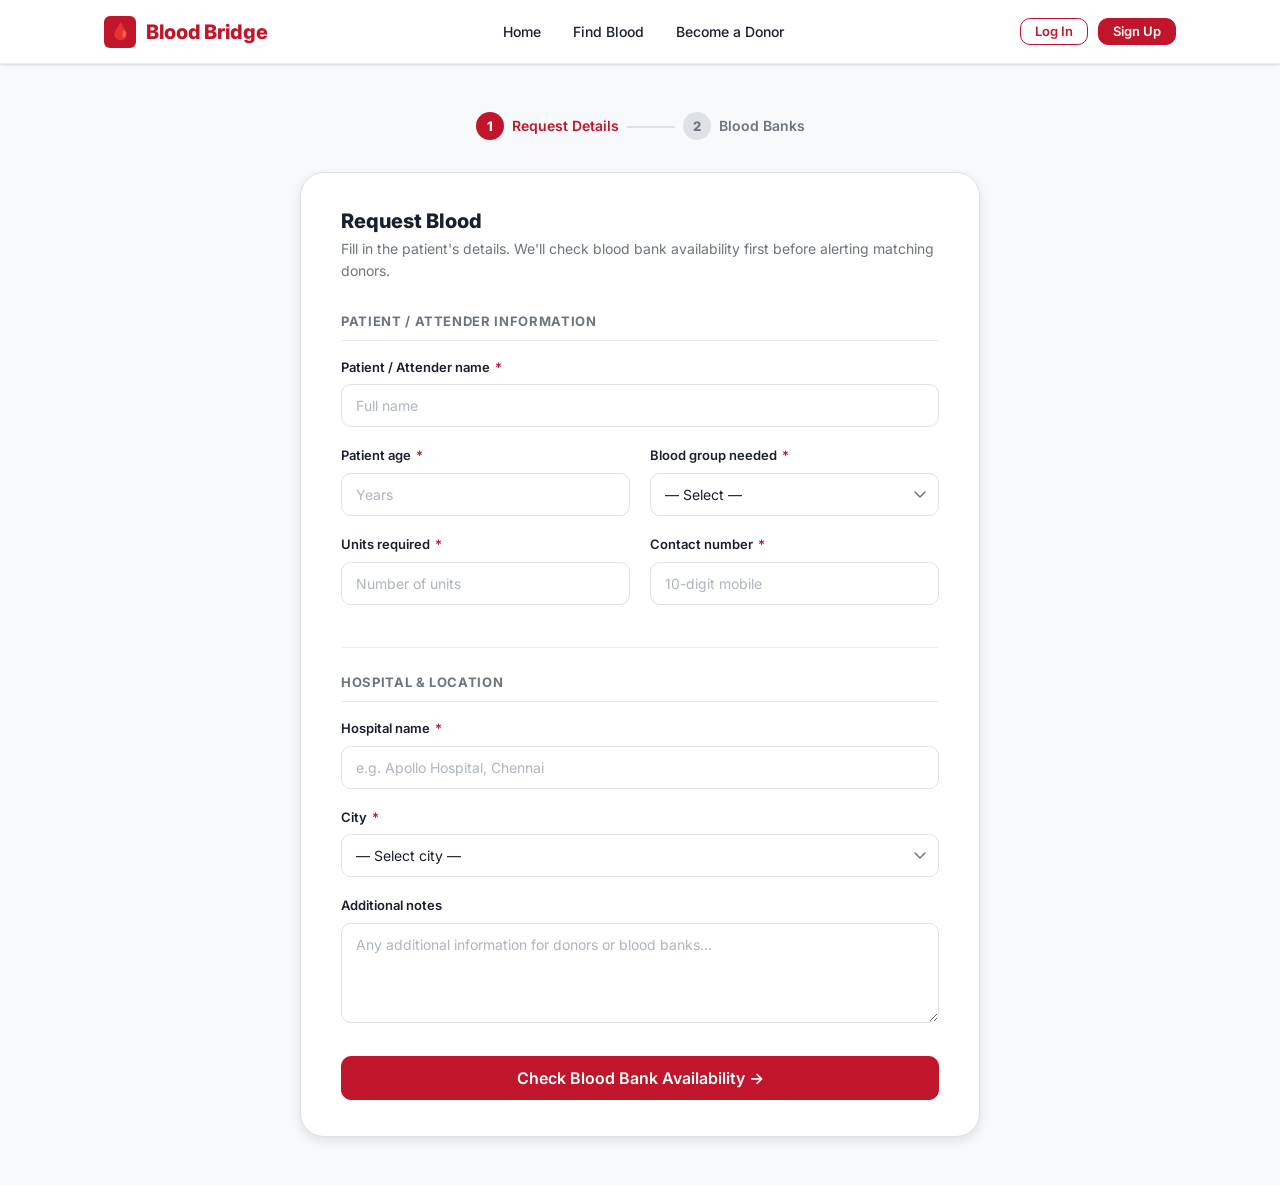
<file: blood-bridge/blood-request.html>
<!DOCTYPE html>
<html lang="en">
<head>
  <meta charset="UTF-8" />
  <meta name="viewport" content="width=device-width, initial-scale=1.0" />
  <title>Request Blood – Blood Bridge</title>
  <link rel="preconnect" href="https://fonts.googleapis.com" />
  <link rel="preconnect" href="https://fonts.gstatic.com" crossorigin />
  <link href="https://fonts.googleapis.com/css2?family=Inter:wght@400;500;600;700;800&display=swap" rel="stylesheet" />
  <link rel="stylesheet" href="css/style.css" />
  <link rel="stylesheet" href="css/forms.css" />
</head>
<body>

<!-- NAVBAR -->
<nav class="navbar">
  <div class="container navbar-inner">
    <a class="navbar-brand" href="index.html">
      <span class="brand-icon" aria-hidden="true">🩸</span>
      Blood Bridge
    </a>
    <ul class="navbar-nav">
      <li><a class="nav-link" href="index.html">Home</a></li>
      <li><a class="nav-link" href="blood-banks.html">Find Blood</a></li>
      <li><a class="nav-link" href="donor-register.html">Become a Donor</a></li>
    </ul>
    <div class="navbar-actions">
      <a id="nav-login" class="btn btn-outline btn-sm" href="login.html">Log In</a>
      <a class="btn btn-primary btn-sm" href="register.html">Sign Up</a>
    </div>
    <button class="hamburger" id="hamburger" aria-label="Open menu"><span></span><span></span><span></span></button>
  </div>
</nav>
<div class="nav-overlay" id="nav-overlay">
  <a class="nav-link" href="index.html">Home</a>
  <a class="nav-link" href="blood-banks.html">Find Blood</a>
  <a class="nav-link" href="donor-register.html">Become a Donor</a>
  <div class="navbar-actions"><a class="btn btn-outline" href="login.html">Log In</a></div>
</div>

<main class="form-page">
  <div class="container">

    <!-- Progress steps -->
    <div style="display:flex; justify-content:center; margin-bottom:32px; gap:0;">
      <div class="step-indicator active" id="step-ind-1" style="display:flex; align-items:center; gap:8px; font-size:14px; font-weight:600; color:var(--color-primary);">
        <span style="width:28px;height:28px;border-radius:50%;background:var(--color-primary);color:#fff;display:flex;align-items:center;justify-content:center;font-size:13px;font-weight:800;">1</span>
        Request Details
      </div>
      <div style="width:48px; height:2px; background:var(--color-border); margin:14px 8px 0;"></div>
      <div class="step-indicator" id="step-ind-2" style="display:flex; align-items:center; gap:8px; font-size:14px; font-weight:600; color:var(--color-text-muted);">
        <span style="width:28px;height:28px;border-radius:50%;background:var(--color-border);color:var(--color-text-muted);display:flex;align-items:center;justify-content:center;font-size:13px;font-weight:800;">2</span>
        Blood Banks
      </div>
    </div>

    <!-- Step 1: Request form -->
    <div id="request-form-step" class="form-card">
      <h1 class="form-card-title">Request Blood</h1>
      <p class="form-card-subtitle">
        Fill in the patient's details. We'll check blood bank availability first
        before alerting matching donors.
      </p>

      <div id="request-alert" class="alert" style="display:none; margin-bottom:20px;" role="alert"></div>

      <form id="blood-request-form" novalidate>

        <div class="form-section-title">Patient / Attender Information</div>

        <div class="form-grid">
          <div class="form-group span-2">
            <label for="req-name">Patient / Attender name <span class="required">*</span></label>
            <input class="form-control" type="text" id="req-name" placeholder="Full name" required />
            <span class="field-error" id="req-name-error"></span>
          </div>

          <div class="form-group">
            <label for="req-age">Patient age <span class="required">*</span></label>
            <input class="form-control" type="number" id="req-age" placeholder="Years" min="0" max="120" required />
            <span class="field-error" id="req-age-error"></span>
          </div>

          <div class="form-group">
            <label for="req-blood-group">Blood group needed <span class="required">*</span></label>
            <select class="form-control" id="req-blood-group" required>
              <option value="">— Select —</option>
              <option>A+</option><option>A-</option>
              <option>B+</option><option>B-</option>
              <option>O+</option><option>O-</option>
              <option>AB+</option><option>AB-</option>
            </select>
            <span class="field-error" id="req-blood-group-error"></span>
          </div>

          <div class="form-group">
            <label for="req-units">Units required <span class="required">*</span></label>
            <input class="form-control" type="number" id="req-units" placeholder="Number of units" min="1" max="10" required />
            <span class="field-error" id="req-units-error"></span>
          </div>

          <div class="form-group">
            <label for="req-contact">Contact number <span class="required">*</span></label>
            <input class="form-control" type="tel" id="req-contact" placeholder="10-digit mobile" required />
            <span class="field-error" id="req-contact-error"></span>
          </div>
        </div>

        <div class="form-divider"></div>
        <div class="form-section-title">Hospital &amp; Location</div>

        <div class="form-grid">
          <div class="form-group span-2">
            <label for="req-hospital">Hospital name <span class="required">*</span></label>
            <input class="form-control" type="text" id="req-hospital" placeholder="e.g. Apollo Hospital, Chennai" required />
            <span class="field-error" id="req-hospital-error"></span>
          </div>

          <div class="form-group span-2">
            <label for="req-city">City <span class="required">*</span></label>
            <select class="form-control" id="req-city" required>
              <option value="">— Select city —</option>
              <option>Agra</option>
              <option>Ahmedabad</option>
              <option>Amritsar</option>
              <option>Aurangabad</option>
              <option>Bangalore</option>
              <option>Bhopal</option>
              <option>Bhubaneswar</option>
              <option>Chandigarh</option>
              <option>Chennai</option>
              <option>Coimbatore</option>
              <option>Dehradun</option>
              <option>Delhi</option>
              <option>Faridabad</option>
              <option>Ghaziabad</option>
              <option>Guwahati</option>
              <option>Gwalior</option>
              <option>Hubli</option>
              <option>Hyderabad</option>
              <option>Indore</option>
              <option>Jaipur</option>
              <option>Jammu</option>
              <option>Jodhpur</option>
              <option>Kanpur</option>
              <option>Kochi</option>
              <option>Kolkata</option>
              <option>Kozhikode</option>
              <option>Lucknow</option>
              <option>Ludhiana</option>
              <option>Madurai</option>
              <option>Mangalore</option>
              <option>Meerut</option>
              <option>Mumbai</option>
              <option>Mysuru</option>
              <option>Nagpur</option>
              <option>Nashik</option>
              <option>Patna</option>
              <option>Prayagraj</option>
              <option>Pune</option>
              <option>Raipur</option>
              <option>Rajkot</option>
              <option>Ranchi</option>
              <option>Shimla</option>
              <option>Srinagar</option>
              <option>Surat</option>
              <option>Thiruvananthapuram</option>
              <option>Udupi</option>
              <option>Vadodara</option>
              <option>Varanasi</option>
              <option>Vijayawada</option>
              <option>Visakhapatnam</option>
            </select>
            <span class="field-error" id="req-city-error"></span>
          </div>

          <div class="form-group span-2">
            <label for="req-notes">Additional notes</label>
            <textarea class="form-control" id="req-notes" rows="2" placeholder="Any additional information for donors or blood banks…"></textarea>
          </div>
        </div>

        <button type="submit" class="btn btn-primary btn-block btn-lg" style="margin-top:8px;" id="req-submit-btn">
          Check Blood Bank Availability →
        </button>
      </form>
    </div>

    <!-- Step 2: Blood bank results (shown after form submit) -->
    <div id="blood-bank-step" style="display:none;">
      <div class="form-card" style="max-width:100%;">
        <div style="display:flex; align-items:center; justify-content:space-between; margin-bottom:4px; flex-wrap:wrap; gap:12px;">
          <div>
            <h2 style="font-size:19px; font-weight:800; margin-bottom:4px;">Blood Bank Availability</h2>
            <p style="font-size:14px; color:var(--color-text-muted);">
              Showing blood banks in your city with matching blood group.
            </p>
          </div>
          <button class="btn btn-ghost btn-sm" onclick="showRequestStep()">← Edit Request</button>
        </div>

        <div id="bb-search-summary" class="alert alert-info" style="margin:16px 0 20px;"></div>

        <div id="bb-results-loading" style="text-align:center; padding:40px;">
          <div class="spinner spinner-dark" style="margin:0 auto 12px;"></div>
          <span style="font-size:14px; color:var(--color-text-muted);">Checking blood banks…</span>
        </div>

        <div id="bb-results-container" style="display:none;"></div>

        <!-- Notify donors section -->
        <div id="notify-donors-section" style="display:none; margin-top:24px; padding-top:24px; border-top:1px solid var(--color-border-light);">
          <div class="alert alert-warning" style="margin-bottom:16px;">
            ⚠️ Insufficient stock found in registered blood banks near your location.
          </div>
          <p style="font-size:14px; color:var(--color-text-muted); margin-bottom:16px;">
            Would you like to notify matching donors in your area? They will receive an alert and can choose to respond.
          </p>
          <div style="display:flex; gap:12px; flex-wrap:wrap;">
            <button class="btn btn-primary" id="notify-donors-btn" onclick="notifyDonors()">Notify Matching Donors</button>
            <a class="btn btn-ghost" href="requester-dashboard.html">Cancel</a>
          </div>
        </div>

        <!-- Submitted success -->
        <div id="request-submitted" style="display:none; text-align:center; padding:40px 24px;">
          <div style="font-size:48px; margin-bottom:16px;">✅</div>
          <h3 style="font-size:18px; margin-bottom:8px;">Request Submitted Successfully</h3>
          <p style="font-size:14px; color:var(--color-text-muted); margin-bottom:24px;">
            Matching donors in your area have been notified. You can track this request from your dashboard.
          </p>
          <a class="btn btn-primary" href="requester-dashboard.html">View My Requests</a>
        </div>
      </div>
    </div>

  </div>
</main>

<div id="toast-container" aria-live="polite"></div>
<script src="js/api.js"></script>
<script src="js/auth.js"></script>
<script src="js/requester.js"></script>
</body>
</html>
</file>
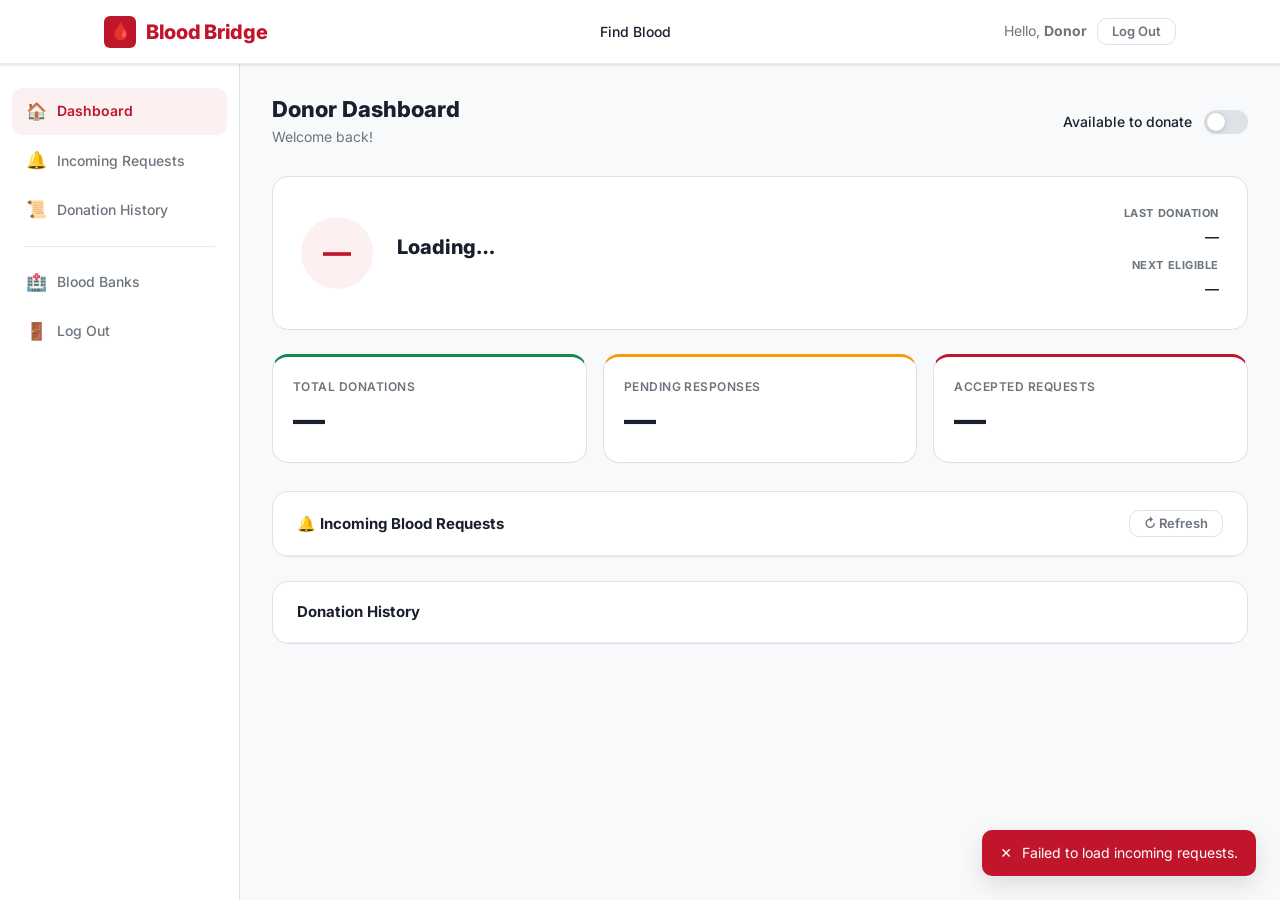
<file: blood-bridge/donor-dashboard.html>
<!DOCTYPE html>
<html lang="en">
<head>
  <meta charset="UTF-8" />
  <meta name="viewport" content="width=device-width, initial-scale=1.0" />
  <title>Donor Dashboard – Blood Bridge</title>
  <link rel="preconnect" href="https://fonts.googleapis.com" />
  <link rel="preconnect" href="https://fonts.gstatic.com" crossorigin />
  <link href="https://fonts.googleapis.com/css2?family=Inter:wght@400;500;600;700;800&display=swap" rel="stylesheet" />
  <link rel="stylesheet" href="css/style.css" />
  <link rel="stylesheet" href="css/dashboard.css" />
</head>
<body>

<!-- NAVBAR -->
<nav class="navbar">
  <div class="container navbar-inner">
    <a class="navbar-brand" href="index.html">
      <span class="brand-icon" aria-hidden="true">🩸</span>
      Blood Bridge
    </a>
    <ul class="navbar-nav">
      <li><a class="nav-link" href="blood-banks.html">Find Blood</a></li>
    </ul>
    <div class="navbar-actions">
      <span style="font-size:14px; color:var(--color-text-muted);">Hello, <strong id="nav-user-name">Donor</strong></span>
      <button class="btn btn-ghost btn-sm" onclick="logout('index.html')">Log Out</button>
    </div>
    <button class="hamburger" id="hamburger" aria-label="Open menu"><span></span><span></span><span></span></button>
  </div>
</nav>
<div class="nav-overlay" id="nav-overlay">
  <a class="nav-link" href="blood-banks.html">Find Blood</a>
  <div class="navbar-actions">
    <button class="btn btn-ghost" onclick="logout('index.html')">Log Out</button>
  </div>
</div>

<!-- DASHBOARD LAYOUT -->
<div class="dashboard-layout">

  <!-- Sidebar -->
  <aside class="sidebar" aria-label="Donor navigation">
    <nav class="sidebar-nav">
      <a class="sidebar-link active" href="donor-dashboard.html">
        <span class="link-icon">🏠</span>
        <span class="link-text">Dashboard</span>
      </a>
      <a class="sidebar-link" href="#incoming" onclick="scrollTo('incoming-section')">
        <span class="link-icon">🔔</span>
        <span class="link-text">Incoming Requests</span>
      </a>
      <a class="sidebar-link" href="#history" onclick="scrollTo('history-section')">
        <span class="link-icon">📜</span>
        <span class="link-text">Donation History</span>
      </a>
      <div class="sidebar-divider"></div>
      <a class="sidebar-link" href="blood-banks.html">
        <span class="link-icon">🏥</span>
        <span class="link-text">Blood Banks</span>
      </a>
      <a class="sidebar-link" href="#" onclick="logout('index.html');return false;">
        <span class="link-icon">🚪</span>
        <span class="link-text">Log Out</span>
      </a>
    </nav>
  </aside>

  <!-- Main content -->
  <main class="dash-main">
    <div class="dash-topbar">
      <div>
        <h1 class="dash-title">Donor Dashboard</h1>
        <p class="dash-subtitle" id="donor-welcome">Welcome back!</p>
      </div>
      <div class="toggle-wrap" id="availability-toggle-wrap">
        <span class="toggle-label">Available to donate</span>
        <label class="toggle" title="Toggle your donation availability">
          <input type="checkbox" id="availability-toggle" onchange="toggleAvailability(this.checked)" />
          <span class="toggle-slider"></span>
        </label>
      </div>
    </div>

    <!-- Profile card -->
    <div class="profile-card" id="profile-card">
      <div class="profile-avatar" id="profile-avatar">—</div>
      <div class="profile-info">
        <div class="profile-name" id="profile-name">Loading…</div>
        <div class="profile-meta" id="profile-meta"></div>
        <div class="profile-tags" id="profile-tags"></div>
      </div>
      <div style="text-align:right; min-width:160px;">
        <div style="margin-bottom:8px;">
          <div style="font-size:11px; font-weight:700; text-transform:uppercase; letter-spacing:.05em; color:var(--color-text-muted); margin-bottom:4px;">Last Donation</div>
          <div style="font-size:14px; font-weight:600;" id="last-donation-date">—</div>
        </div>
        <div>
          <div style="font-size:11px; font-weight:700; text-transform:uppercase; letter-spacing:.05em; color:var(--color-text-muted); margin-bottom:4px;">Next Eligible</div>
          <div style="font-size:14px; font-weight:600;" id="next-eligible-date">—</div>
        </div>
      </div>
    </div>

    <!-- Stat cards -->
    <div class="stat-cards" style="margin-bottom:28px;">
      <div class="stat-card success">
        <div class="stat-card-label">Total Donations</div>
        <div class="stat-card-value" id="stat-total-donations">—</div>
      </div>
      <div class="stat-card warning">
        <div class="stat-card-label">Pending Responses</div>
        <div class="stat-card-value" id="stat-pending-resp">—</div>
      </div>
      <div class="stat-card primary">
        <div class="stat-card-label">Accepted Requests</div>
        <div class="stat-card-value" id="stat-accepted-req">—</div>
      </div>
    </div>

    <!-- Incoming requests section -->
    <div class="panel" id="incoming-section">
      <div class="panel-header">
        <span class="panel-title">🔔 Incoming Blood Requests</span>
        <button class="btn btn-ghost btn-sm" onclick="loadIncomingRequests()">↻ Refresh</button>
      </div>

      <div id="incoming-loading" style="text-align:center; padding:40px;">
        <div class="spinner spinner-dark" style="margin:0 auto 12px;"></div>
        <span style="font-size:14px; color:var(--color-text-muted);">Loading requests…</span>
      </div>

      <div class="panel-body" id="incoming-container" style="display:none;">
        <div class="request-cards-grid" id="incoming-grid"></div>
      </div>

      <div id="incoming-empty" class="empty-state" style="display:none;">
        <div class="empty-icon">🔔</div>
        <h3>No incoming requests</h3>
        <p>You'll be notified when a patient matching your blood type needs help.</p>
      </div>
    </div>

    <!-- Donation history / accepted requests -->
    <div class="panel" id="history-section">
      <div class="panel-header">
        <span class="panel-title">Donation History</span>
      </div>

      <div id="history-loading" style="text-align:center; padding:40px;">
        <div class="spinner spinner-dark" style="margin:0 auto 12px;"></div>
      </div>

      <div class="panel-body no-pad" id="history-container" style="display:none;">
        <div class="table-wrap">
          <table aria-label="Donation history">
            <thead>
              <tr>
                <th>Patient</th>
                <th>Blood Group</th>
                <th>Units</th>
                <th>Hospital</th>
                <th>Date</th>
                <th>Status</th>
              </tr>
            </thead>
            <tbody id="history-tbody"></tbody>
          </table>
        </div>
      </div>

      <div id="history-empty" class="empty-state" style="display:none;">
        <div class="empty-icon">📜</div>
        <h3>No donation history yet</h3>
        <p>Your accepted requests and completed donations will appear here.</p>
      </div>
    </div>

  </main>
</div>

<div id="toast-container" aria-live="polite"></div>
<script src="js/api.js"></script>
<script src="js/auth.js"></script>
<script src="js/donor.js"></script>
</body>
</html>
</file>
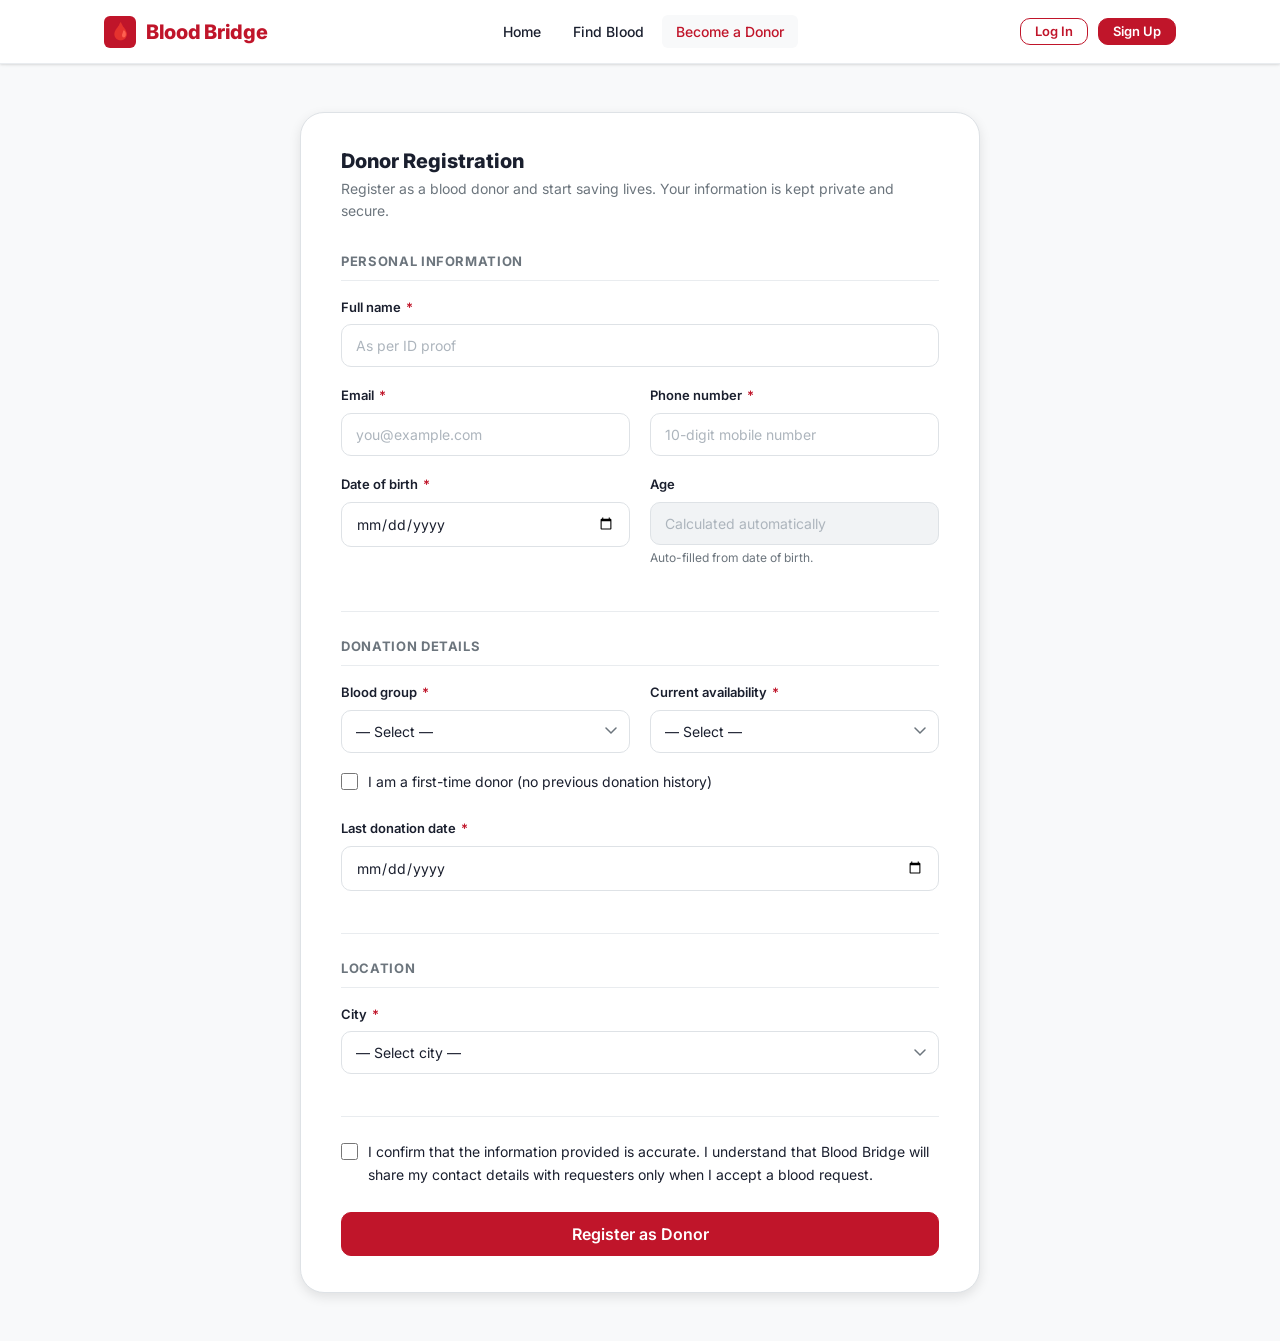
<file: blood-bridge/donor-register.html>
<!DOCTYPE html>
<html lang="en">
<head>
  <meta charset="UTF-8" />
  <meta name="viewport" content="width=device-width, initial-scale=1.0" />
  <title>Donor Registration – Blood Bridge</title>
  <link rel="preconnect" href="https://fonts.googleapis.com" />
  <link rel="preconnect" href="https://fonts.gstatic.com" crossorigin />
  <link href="https://fonts.googleapis.com/css2?family=Inter:wght@400;500;600;700;800&display=swap" rel="stylesheet" />
  <link rel="stylesheet" href="css/style.css" />
  <link rel="stylesheet" href="css/forms.css" />
</head>
<body>

<!-- NAVBAR -->
<nav class="navbar">
  <div class="container navbar-inner">
    <a class="navbar-brand" href="index.html">
      <span class="brand-icon" aria-hidden="true">🩸</span>
      Blood Bridge
    </a>
    <ul class="navbar-nav">
      <li><a class="nav-link" href="index.html">Home</a></li>
      <li><a class="nav-link" href="blood-banks.html">Find Blood</a></li>
      <li><a class="nav-link active" href="donor-register.html">Become a Donor</a></li>
    </ul>
    <div class="navbar-actions">
      <a id="nav-login" class="btn btn-outline btn-sm" href="login.html">Log In</a>
      <a class="btn btn-primary btn-sm" href="register.html">Sign Up</a>
    </div>
    <button class="hamburger" id="hamburger" aria-label="Open menu"><span></span><span></span><span></span></button>
  </div>
</nav>
<div class="nav-overlay" id="nav-overlay">
  <a class="nav-link" href="index.html">Home</a>
  <a class="nav-link" href="blood-banks.html">Find Blood</a>
  <a class="nav-link active" href="donor-register.html">Become a Donor</a>
  <div class="navbar-actions"><a class="btn btn-outline" href="login.html">Log In</a></div>
</div>

<main class="form-page">
  <div class="container">

    <div class="form-card">
      <h1 class="form-card-title">Donor Registration</h1>
      <p class="form-card-subtitle">
        Register as a blood donor and start saving lives. Your information is kept private and secure.
      </p>

      <div id="donor-reg-alert" class="alert" style="display:none; margin-bottom:20px;" role="alert"></div>

      <!-- Age-block banner (shown if under 18) -->
      <div id="age-block-banner" class="alert alert-danger" style="display:none;" role="alert">
        ⛔ You must be at least 18 years old to register as a blood donor.
      </div>

      <form id="donor-register-form" novalidate>

        <!-- Personal Information -->
        <div class="form-section-title">Personal Information</div>

        <div class="form-grid">
          <div class="form-group span-2">
            <label for="dr-name">Full name <span class="required">*</span></label>
            <input class="form-control" type="text" id="dr-name" placeholder="As per ID proof" required />
            <span class="field-error" id="dr-name-error"></span>
          </div>

          <div class="form-group">
            <label for="dr-email">Email <span class="required">*</span></label>
            <input class="form-control" type="email" id="dr-email" placeholder="you@example.com" required />
            <span class="field-error" id="dr-email-error"></span>
          </div>

          <div class="form-group">
            <label for="dr-phone">Phone number <span class="required">*</span></label>
            <input class="form-control" type="tel" id="dr-phone" placeholder="10-digit mobile number" required />
            <span class="field-error" id="dr-phone-error"></span>
          </div>

          <div class="form-group">
            <label for="dr-dob">Date of birth <span class="required">*</span></label>
            <input class="form-control" type="date" id="dr-dob" required />
            <span class="field-error" id="dr-dob-error"></span>
          </div>

          <div class="form-group">
            <label for="dr-age">Age</label>
            <input class="form-control" type="number" id="dr-age" placeholder="Calculated automatically" disabled />
            <span class="field-hint">Auto-filled from date of birth.</span>
          </div>
        </div>

        <div class="form-divider"></div>

        <!-- Donation Details -->
        <div class="form-section-title">Donation Details</div>

        <div class="form-grid">
          <div class="form-group">
            <label for="dr-blood-group">Blood group <span class="required">*</span></label>
            <select class="form-control" id="dr-blood-group" required>
              <option value="">— Select —</option>
              <option>A+</option><option>A-</option>
              <option>B+</option><option>B-</option>
              <option>O+</option><option>O-</option>
              <option>AB+</option><option>AB-</option>
            </select>
            <span class="field-error" id="dr-blood-group-error"></span>
          </div>

          <div class="form-group">
            <label for="dr-availability">Current availability <span class="required">*</span></label>
            <select class="form-control" id="dr-availability" required>
              <option value="">— Select —</option>
              <option value="available">Available to donate</option>
              <option value="unavailable">Not available right now</option>
            </select>
            <span class="field-error" id="dr-availability-error"></span>
          </div>

          <div class="form-group span-2">
            <label class="form-check">
              <input type="checkbox" id="dr-first-time" />
              <span class="form-check-label">I am a first-time donor (no previous donation history)</span>
            </label>
          </div>

          <div class="form-group span-2" id="last-donation-group">
            <label for="dr-last-donation">Last donation date <span class="required" id="last-donation-req">*</span></label>
            <input class="form-control" type="date" id="dr-last-donation" />
            <span class="field-error" id="dr-last-donation-error"></span>

            <!-- Eligibility warning (not a medical claim, just a reminder) -->
            <div class="eligibility-banner" id="eligibility-warning">
              <span>⚠️</span>
              <span>
                <strong>Reminder:</strong> The recommended interval between whole-blood donations is at least 56 days (8 weeks).
                Based on the date you entered, you may not yet be eligible. Please confirm your eligibility with the blood bank or medical staff before donating.
                This is a reminder only — Blood Bridge does not make medical eligibility determinations.
              </span>
            </div>
          </div>
        </div>

        <div class="form-divider"></div>

        <!-- Location -->
        <div class="form-section-title">Location</div>

        <div class="form-grid">
          <div class="form-group span-2">
            <label for="dr-city">City <span class="required">*</span></label>
            <select class="form-control" id="dr-city" required>
              <option value="">— Select city —</option>
              <option>Agra</option>
              <option>Ahmedabad</option>
              <option>Amritsar</option>
              <option>Aurangabad</option>
              <option>Bangalore</option>
              <option>Bhopal</option>
              <option>Bhubaneswar</option>
              <option>Chandigarh</option>
              <option>Chennai</option>
              <option>Coimbatore</option>
              <option>Dehradun</option>
              <option>Delhi</option>
              <option>Faridabad</option>
              <option>Ghaziabad</option>
              <option>Guwahati</option>
              <option>Gwalior</option>
              <option>Hubli</option>
              <option>Hyderabad</option>
              <option>Indore</option>
              <option>Jaipur</option>
              <option>Jammu</option>
              <option>Jodhpur</option>
              <option>Kanpur</option>
              <option>Kochi</option>
              <option>Kolkata</option>
              <option>Kozhikode</option>
              <option>Lucknow</option>
              <option>Ludhiana</option>
              <option>Madurai</option>
              <option>Mangalore</option>
              <option>Meerut</option>
              <option>Mumbai</option>
              <option>Mysuru</option>
              <option>Nagpur</option>
              <option>Nashik</option>
              <option>Patna</option>
              <option>Prayagraj</option>
              <option>Pune</option>
              <option>Raipur</option>
              <option>Rajkot</option>
              <option>Ranchi</option>
              <option>Shimla</option>
              <option>Srinagar</option>
              <option>Surat</option>
              <option>Thiruvananthapuram</option>
              <option>Udupi</option>
              <option>Vadodara</option>
              <option>Varanasi</option>
              <option>Vijayawada</option>
              <option>Visakhapatnam</option>
            </select>
            <span class="field-error" id="dr-city-error"></span>
          </div>
        </div>

        <div class="form-divider"></div>

        <div class="form-group">
          <label class="form-check">
            <input type="checkbox" id="dr-consent" required />
            <span class="form-check-label">
              I confirm that the information provided is accurate. I understand that Blood Bridge
              will share my contact details with requesters only when I accept a blood request.
            </span>
          </label>
          <span class="field-error" id="dr-consent-error"></span>
        </div>

        <button type="submit" class="btn btn-primary btn-block btn-lg" style="margin-top:8px;" id="dr-submit-btn">
          Register as Donor
        </button>
      </form>
    </div>

  </div>
</main>

<!-- SUCCESS MODAL -->
<div class="modal-overlay" id="success-modal" role="dialog" aria-modal="true" aria-labelledby="success-modal-title">
  <div class="modal">
    <div class="modal-header">
      <h2 class="modal-title" id="success-modal-title">🎉 Registration Successful!</h2>
    </div>
    <div class="modal-body">
      Thank you for registering as a blood donor on Blood Bridge. Your profile has been created.
      You will receive notifications when your blood type is needed in your area.
    </div>
    <div class="modal-footer">
      <a class="btn btn-primary" href="login.html">Log In to Dashboard</a>
      <a class="btn btn-ghost" href="index.html">Go Home</a>
    </div>
  </div>
</div>

<div id="toast-container" aria-live="polite"></div>
<script src="js/api.js"></script>
<script src="js/auth.js"></script>
<script src="js/donor.js"></script>
</body>
</html>
</file>
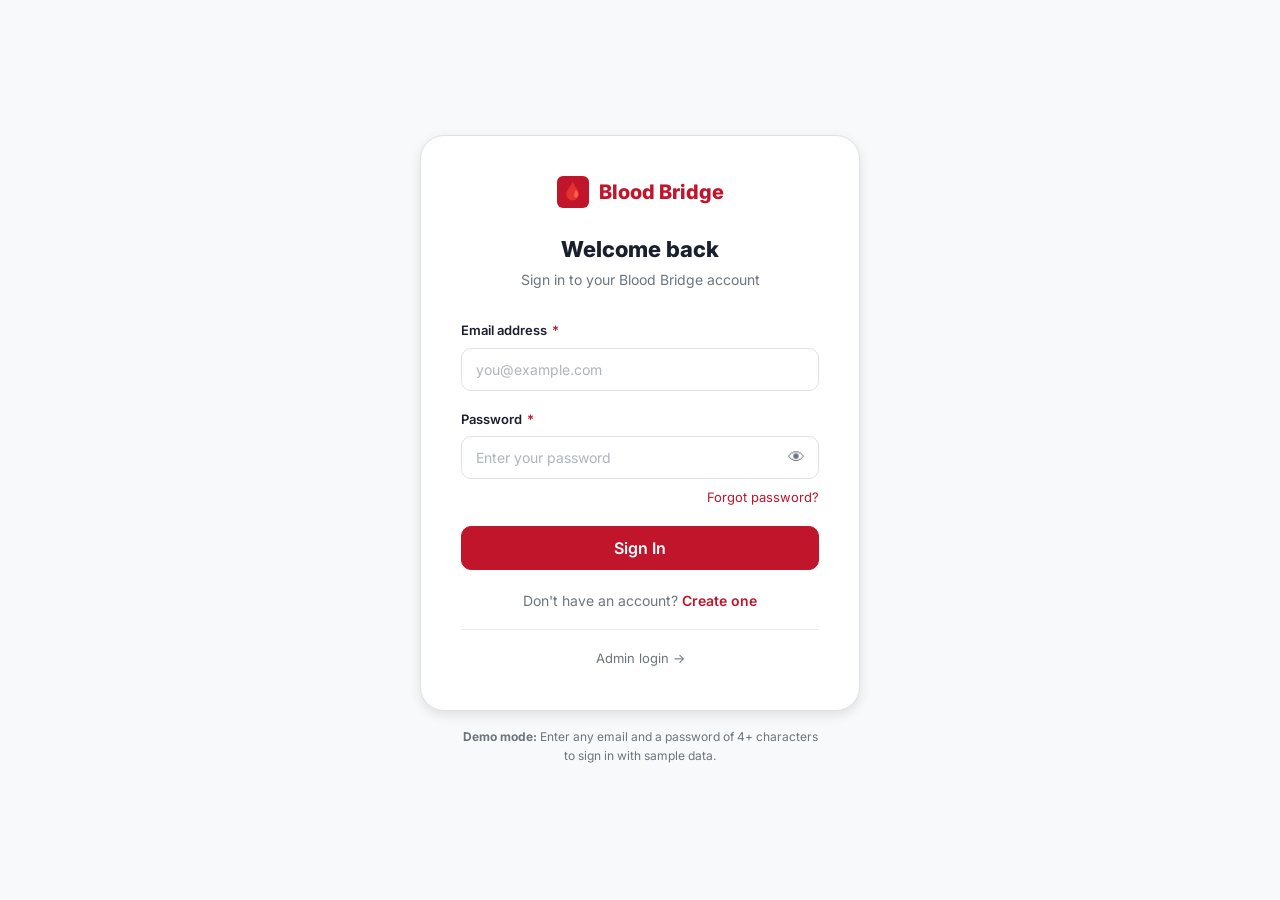
<file: blood-bridge/login.html>
<!DOCTYPE html>
<html lang="en">
<head>
  <meta charset="UTF-8" />
  <meta name="viewport" content="width=device-width, initial-scale=1.0" />
  <title>Log In – Blood Bridge</title>
  <link rel="preconnect" href="https://fonts.googleapis.com" />
  <link rel="preconnect" href="https://fonts.gstatic.com" crossorigin />
  <link href="https://fonts.googleapis.com/css2?family=Inter:wght@400;500;600;700;800&display=swap" rel="stylesheet" />
  <link rel="stylesheet" href="css/style.css" />
  <link rel="stylesheet" href="css/forms.css" />
</head>
<body>

<div class="auth-page">

  <div class="auth-card">

    <a class="auth-logo" href="index.html">
      <span class="brand-icon" aria-hidden="true">🩸</span>
      Blood Bridge
    </a>

    <h1 class="auth-heading">Welcome back</h1>
    <p class="auth-subheading">Sign in to your Blood Bridge account</p>

    <!-- Alert container -->
    <div id="login-alert" class="alert alert-danger" style="display:none; margin-bottom:16px;" role="alert"></div>

    <form id="login-form" novalidate>

      <div class="form-group">
        <label for="login-email">Email address <span class="required">*</span></label>
        <input
          class="form-control"
          type="email"
          id="login-email"
          name="email"
          placeholder="you@example.com"
          autocomplete="email"
          required
        />
        <span class="field-error" id="login-email-error"></span>
      </div>

      <div class="form-group">
        <label for="login-password">Password <span class="required">*</span></label>
        <div class="input-group">
          <input
            class="form-control"
            type="password"
            id="login-password"
            name="password"
            placeholder="Enter your password"
            autocomplete="current-password"
            required
          />
          <span class="input-group-icon" id="toggle-login-pwd" role="button" aria-label="Show/hide password" tabindex="0">👁</span>
        </div>
        <span class="field-error" id="login-password-error"></span>
      </div>

      <div style="display:flex; justify-content:flex-end; margin-top:-10px; margin-bottom:18px;">
        <a href="#" style="font-size:13px; color:var(--color-primary);">Forgot password?</a>
      </div>

      <button type="submit" class="btn btn-primary btn-block btn-lg">Sign In</button>
    </form>

    <div class="auth-footer">
      Don't have an account? <a href="register.html">Create one</a>
    </div>

    <div style="margin-top:16px; padding-top:16px; border-top:1px solid var(--color-border-light); text-align:center;">
      <a href="admin-login.html" style="font-size:13px; color:var(--color-text-muted);">Admin login →</a>
    </div>
  </div>

  <!-- Demo mode note -->
  <div style="margin-top:16px; font-size:12px; color:var(--color-text-muted); text-align:center; max-width:360px;">
    <strong>Demo mode:</strong> Enter any email and a password of 4+ characters to sign in with sample data.
  </div>

</div>

<div id="toast-container" aria-live="polite"></div>
<script src="js/api.js"></script>
<script src="js/auth.js"></script>
</body>
</html>
</file>
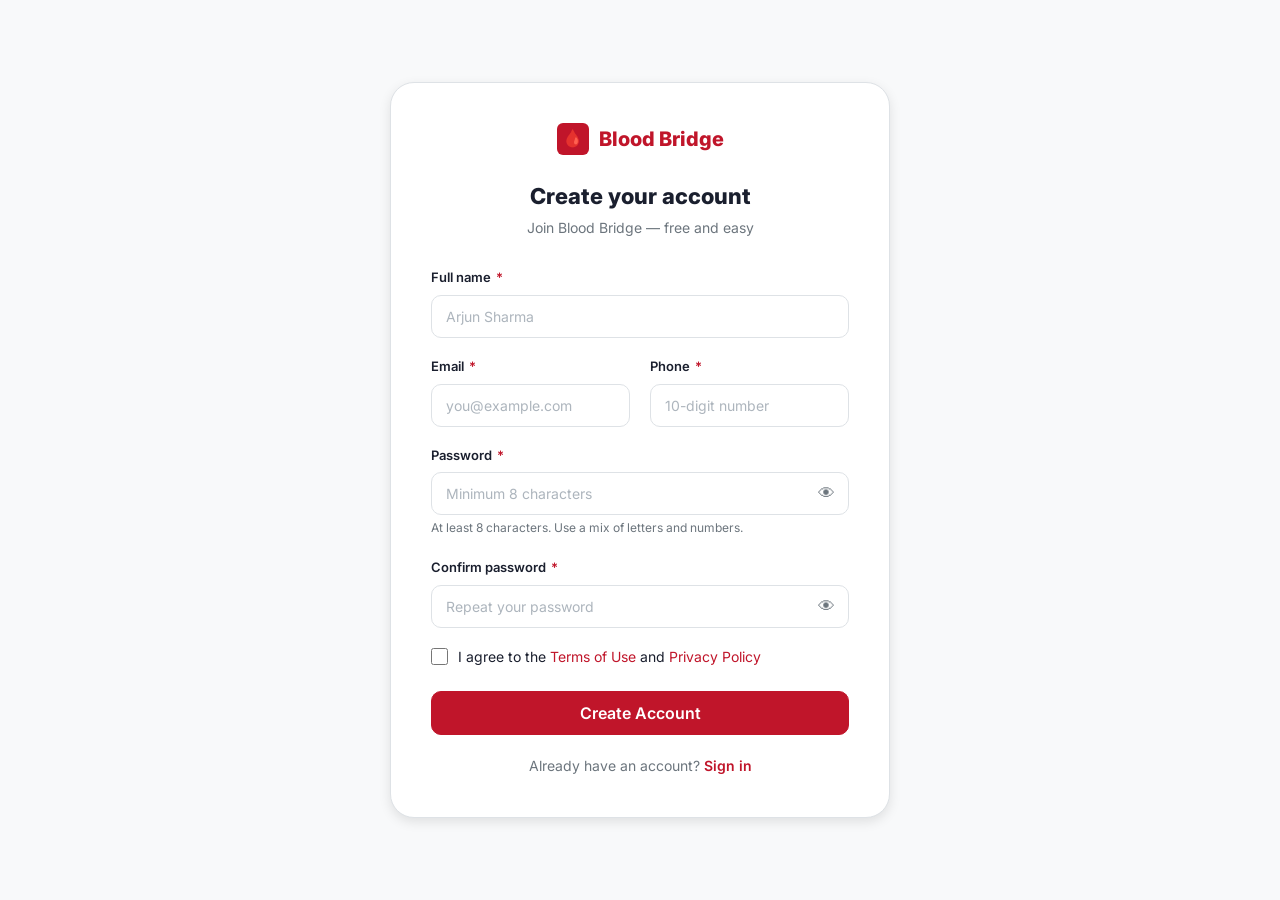
<file: blood-bridge/register.html>
<!DOCTYPE html>
<html lang="en">
<head>
  <meta charset="UTF-8" />
  <meta name="viewport" content="width=device-width, initial-scale=1.0" />
  <title>Create Account – Blood Bridge</title>
  <link rel="preconnect" href="https://fonts.googleapis.com" />
  <link rel="preconnect" href="https://fonts.gstatic.com" crossorigin />
  <link href="https://fonts.googleapis.com/css2?family=Inter:wght@400;500;600;700;800&display=swap" rel="stylesheet" />
  <link rel="stylesheet" href="css/style.css" />
  <link rel="stylesheet" href="css/forms.css" />
</head>
<body>

<div class="auth-page">

  <div class="auth-card" style="max-width:500px;">

    <a class="auth-logo" href="index.html">
      <span class="brand-icon" aria-hidden="true">🩸</span>
      Blood Bridge
    </a>

    <h1 class="auth-heading">Create your account</h1>
    <p class="auth-subheading">Join Blood Bridge — free and easy</p>

    <div id="register-alert" class="alert" style="display:none; margin-bottom:16px;" role="alert"></div>

    <form id="register-form" novalidate>

      <div class="form-group">
        <label for="reg-name">Full name <span class="required">*</span></label>
        <input class="form-control" type="text" id="reg-name" placeholder="Arjun Sharma" autocomplete="name" required />
        <span class="field-error" id="reg-name-error"></span>
      </div>

      <div class="form-grid">
        <div class="form-group">
          <label for="reg-email">Email <span class="required">*</span></label>
          <input class="form-control" type="email" id="reg-email" placeholder="you@example.com" autocomplete="email" required />
          <span class="field-error" id="reg-email-error"></span>
        </div>
        <div class="form-group">
          <label for="reg-phone">Phone <span class="required">*</span></label>
          <input class="form-control" type="tel" id="reg-phone" placeholder="10-digit number" autocomplete="tel" required />
          <span class="field-error" id="reg-phone-error"></span>
        </div>
      </div>

      <div class="form-group">
        <label for="reg-password">Password <span class="required">*</span></label>
        <div class="input-group">
          <input class="form-control" type="password" id="reg-password" placeholder="Minimum 8 characters" autocomplete="new-password" required />
          <span class="input-group-icon" id="toggle-reg-pwd" role="button" aria-label="Show/hide password" tabindex="0">👁</span>
        </div>
        <span class="field-error" id="reg-password-error"></span>
        <span class="field-hint">At least 8 characters. Use a mix of letters and numbers.</span>
      </div>

      <div class="form-group">
        <label for="reg-confirm">Confirm password <span class="required">*</span></label>
        <div class="input-group">
          <input class="form-control" type="password" id="reg-confirm" placeholder="Repeat your password" autocomplete="new-password" required />
          <span class="input-group-icon" id="toggle-reg-confirm" role="button" aria-label="Show/hide password" tabindex="0">👁</span>
        </div>
        <span class="field-error" id="reg-confirm-error"></span>
      </div>

      <div class="form-group" style="margin-top:4px;">
        <label class="form-check" style="font-weight:400;">
          <input type="checkbox" id="reg-terms" required />
          <span class="form-check-label">
            I agree to the <a href="#" target="_blank">Terms of Use</a> and <a href="#" target="_blank">Privacy Policy</a>
          </span>
        </label>
        <span class="field-error" id="reg-terms-error"></span>
      </div>

      <button type="submit" class="btn btn-primary btn-block btn-lg" style="margin-top:4px;">Create Account</button>
    </form>

    <div class="auth-footer">
      Already have an account? <a href="login.html">Sign in</a>
    </div>

  </div>

</div>

<div id="toast-container" aria-live="polite"></div>
<script src="js/api.js"></script>
<script src="js/auth.js"></script>
<script>
  // Extra: validate terms checkbox
  document.getElementById('register-form').addEventListener('submit', function(e) {
    const terms = document.getElementById('reg-terms');
    if (!terms.checked) {
      e.stopImmediatePropagation();
      e.preventDefault();
      showFieldError('reg-terms', 'You must accept the terms to continue.');
    } else {
      clearFieldError('reg-terms');
    }
  }, true); // capture phase so this runs before auth.js handler
</script>
</body>
</html>
</file>
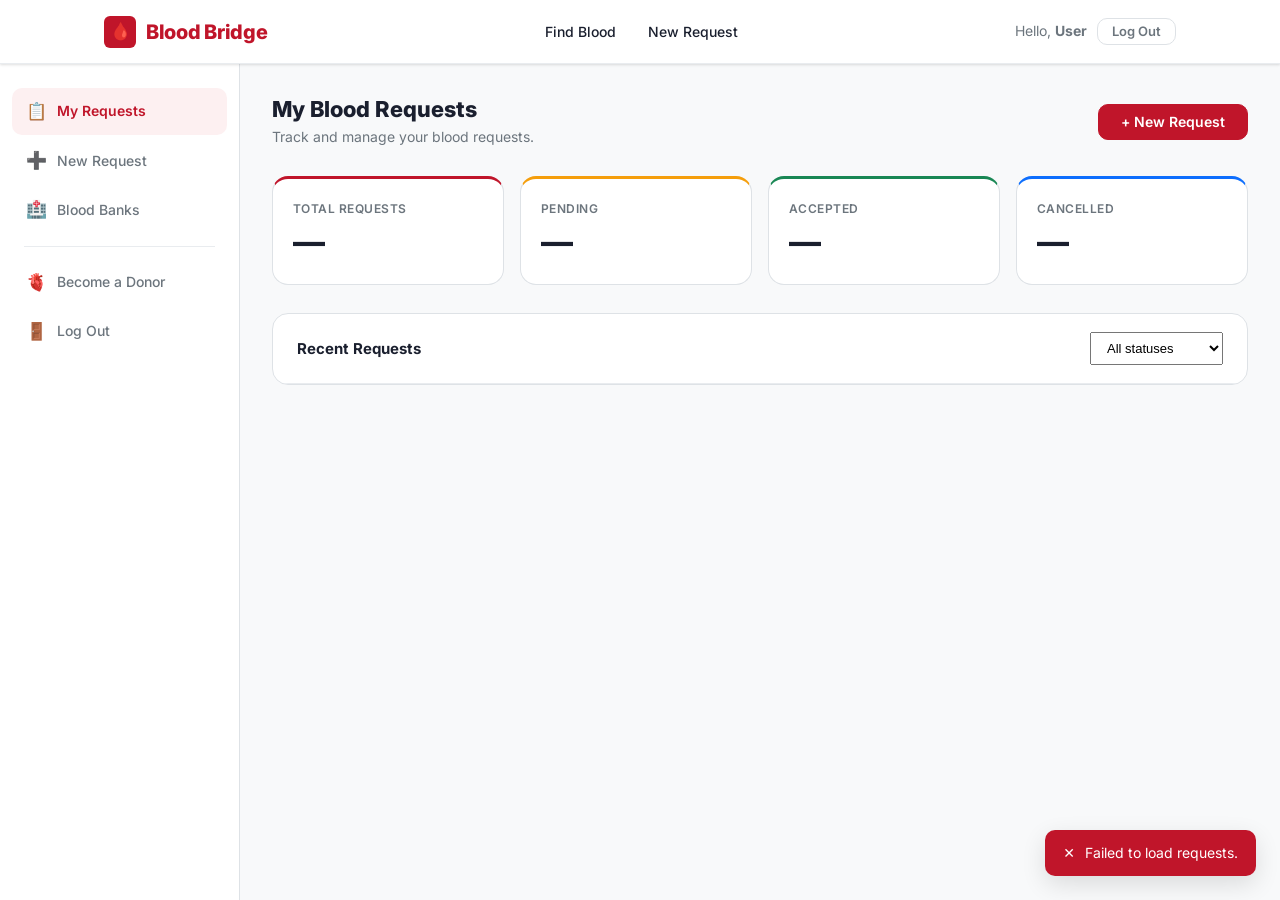
<file: blood-bridge/requester-dashboard.html>
<!DOCTYPE html>
<html lang="en">
<head>
  <meta charset="UTF-8" />
  <meta name="viewport" content="width=device-width, initial-scale=1.0" />
  <title>My Requests – Blood Bridge</title>
  <link rel="preconnect" href="https://fonts.googleapis.com" />
  <link rel="preconnect" href="https://fonts.gstatic.com" crossorigin />
  <link href="https://fonts.googleapis.com/css2?family=Inter:wght@400;500;600;700;800&display=swap" rel="stylesheet" />
  <link rel="stylesheet" href="css/style.css" />
  <link rel="stylesheet" href="css/dashboard.css" />
</head>
<body>

<!-- NAVBAR -->
<nav class="navbar">
  <div class="container navbar-inner">
    <a class="navbar-brand" href="index.html">
      <span class="brand-icon" aria-hidden="true">🩸</span>
      Blood Bridge
    </a>
    <ul class="navbar-nav">
      <li><a class="nav-link" href="blood-banks.html">Find Blood</a></li>
      <li><a class="nav-link" href="blood-request.html">New Request</a></li>
    </ul>
    <div class="navbar-actions">
      <span style="font-size:14px; color:var(--color-text-muted);">Hello, <strong id="nav-user-name">User</strong></span>
      <button class="btn btn-ghost btn-sm" onclick="logout('index.html')">Log Out</button>
    </div>
    <button class="hamburger" id="hamburger" aria-label="Open menu"><span></span><span></span><span></span></button>
  </div>
</nav>
<div class="nav-overlay" id="nav-overlay">
  <a class="nav-link" href="blood-banks.html">Find Blood</a>
  <a class="nav-link" href="blood-request.html">New Request</a>
  <div class="navbar-actions">
    <button class="btn btn-ghost" onclick="logout('index.html')">Log Out</button>
  </div>
</div>

<!-- DASHBOARD LAYOUT -->
<div class="dashboard-layout">

  <!-- Sidebar -->
  <aside class="sidebar" aria-label="Dashboard navigation">
    <nav class="sidebar-nav">
      <a class="sidebar-link active" href="requester-dashboard.html">
        <span class="link-icon">📋</span>
        <span class="link-text">My Requests</span>
      </a>
      <a class="sidebar-link" href="blood-request.html">
        <span class="link-icon">➕</span>
        <span class="link-text">New Request</span>
      </a>
      <a class="sidebar-link" href="blood-banks.html">
        <span class="link-icon">🏥</span>
        <span class="link-text">Blood Banks</span>
      </a>
      <div class="sidebar-divider"></div>
      <a class="sidebar-link" href="donor-register.html">
        <span class="link-icon">🫀</span>
        <span class="link-text">Become a Donor</span>
      </a>
      <a class="sidebar-link" href="#" onclick="logout('index.html');return false;">
        <span class="link-icon">🚪</span>
        <span class="link-text">Log Out</span>
      </a>
    </nav>
  </aside>

  <!-- Main content -->
  <main class="dash-main">
    <div class="dash-topbar">
      <div>
        <h1 class="dash-title">My Blood Requests</h1>
        <p class="dash-subtitle" id="req-welcome">Track and manage your blood requests.</p>
      </div>
      <a class="btn btn-primary" href="blood-request.html">+ New Request</a>
    </div>

    <!-- Stat cards -->
    <div class="stat-cards">
      <div class="stat-card primary">
        <div class="stat-card-label">Total Requests</div>
        <div class="stat-card-value" id="stat-total">—</div>
      </div>
      <div class="stat-card warning">
        <div class="stat-card-label">Pending</div>
        <div class="stat-card-value" id="stat-pending">—</div>
      </div>
      <div class="stat-card success">
        <div class="stat-card-label">Accepted</div>
        <div class="stat-card-value" id="stat-accepted">—</div>
      </div>
      <div class="stat-card info">
        <div class="stat-card-label">Cancelled</div>
        <div class="stat-card-value" id="stat-cancelled">—</div>
      </div>
    </div>

    <!-- Requests table panel -->
    <div class="panel">
      <div class="panel-header">
        <span class="panel-title">Recent Requests</span>
        <div style="display:flex; gap:8px; align-items:center; flex-wrap:wrap;">
          <select class="form-control" id="filter-status" style="width:auto; padding:7px 32px 7px 12px; font-size:13px;" onchange="filterRequests()">
            <option value="">All statuses</option>
            <option value="pending">Pending</option>
            <option value="accepted">Accepted</option>
            <option value="cancelled">Cancelled</option>
          </select>
        </div>
      </div>

      <div id="table-loading" style="text-align:center; padding:40px;">
        <div class="spinner spinner-dark" style="margin:0 auto 12px;"></div>
        <span style="font-size:14px; color:var(--color-text-muted);">Loading requests…</span>
      </div>

      <div class="panel-body no-pad" id="table-container" style="display:none;">
        <div class="table-wrap">
          <table id="requests-table" aria-label="Blood requests">
            <thead>
              <tr>
                <th>#</th>
                <th>Patient</th>
                <th>Blood Group</th>
                <th>Units</th>
                <th>Hospital</th>
                <th>Date</th>
                <th>Status</th>
                <th>Actions</th>
              </tr>
            </thead>
            <tbody id="requests-tbody"></tbody>
          </table>
        </div>
      </div>

      <div id="requests-empty" class="empty-state" style="display:none;">
        <div class="empty-icon">📋</div>
        <h3>No requests yet</h3>
        <p>Submit your first blood request to get started.</p>
        <a class="btn btn-primary" href="blood-request.html" style="margin-top:16px;">Request Blood</a>
      </div>
    </div>
  </main>
</div>

<!-- REQUEST DETAILS MODAL -->
<div class="modal-overlay" id="details-modal" role="dialog" aria-modal="true" aria-labelledby="details-modal-title">
  <div class="modal" style="max-width:520px;">
    <div class="modal-header">
      <h2 class="modal-title" id="details-modal-title">Request Details</h2>
      <button class="modal-close" onclick="closeDetailsModal()" aria-label="Close">×</button>
    </div>
    <div class="modal-body" id="details-modal-body"></div>
    <div class="modal-footer">
      <button class="btn btn-ghost" onclick="closeDetailsModal()">Close</button>
    </div>
  </div>
</div>

<!-- CANCEL CONFIRM MODAL -->
<div class="modal-overlay" id="cancel-modal" role="dialog" aria-modal="true" aria-labelledby="cancel-modal-title">
  <div class="modal">
    <div class="modal-header">
      <h2 class="modal-title" id="cancel-modal-title">Cancel Request</h2>
      <button class="modal-close" onclick="closeCancelModal()" aria-label="Close">×</button>
    </div>
    <div class="modal-body">
      Are you sure you want to cancel this blood request? This action cannot be undone.
    </div>
    <div class="modal-footer">
      <button class="btn btn-primary" id="confirm-cancel-btn" onclick="confirmCancel()">Yes, Cancel Request</button>
      <button class="btn btn-ghost" onclick="closeCancelModal()">Keep Request</button>
    </div>
  </div>
</div>

<div id="toast-container" aria-live="polite"></div>
<script src="js/api.js"></script>
<script src="js/auth.js"></script>
<script src="js/requester.js"></script>
</body>
</html>
</file>
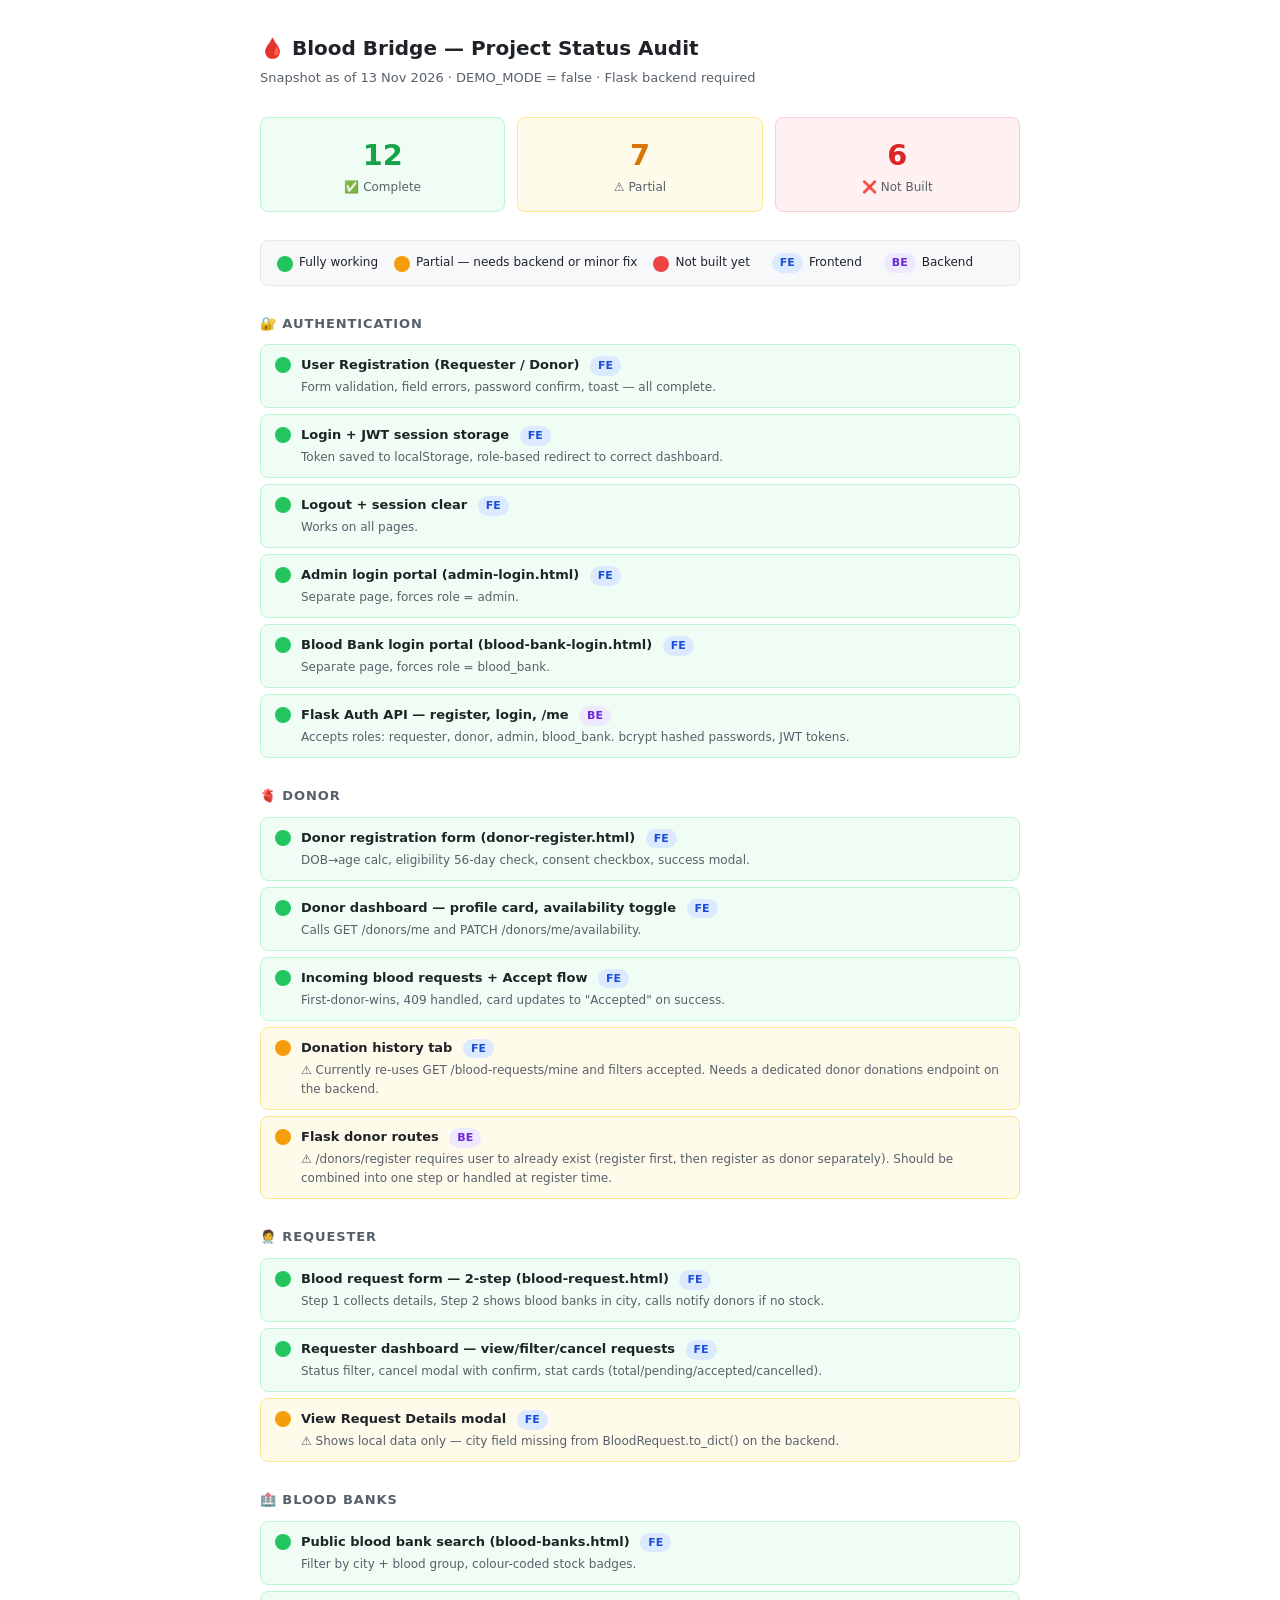
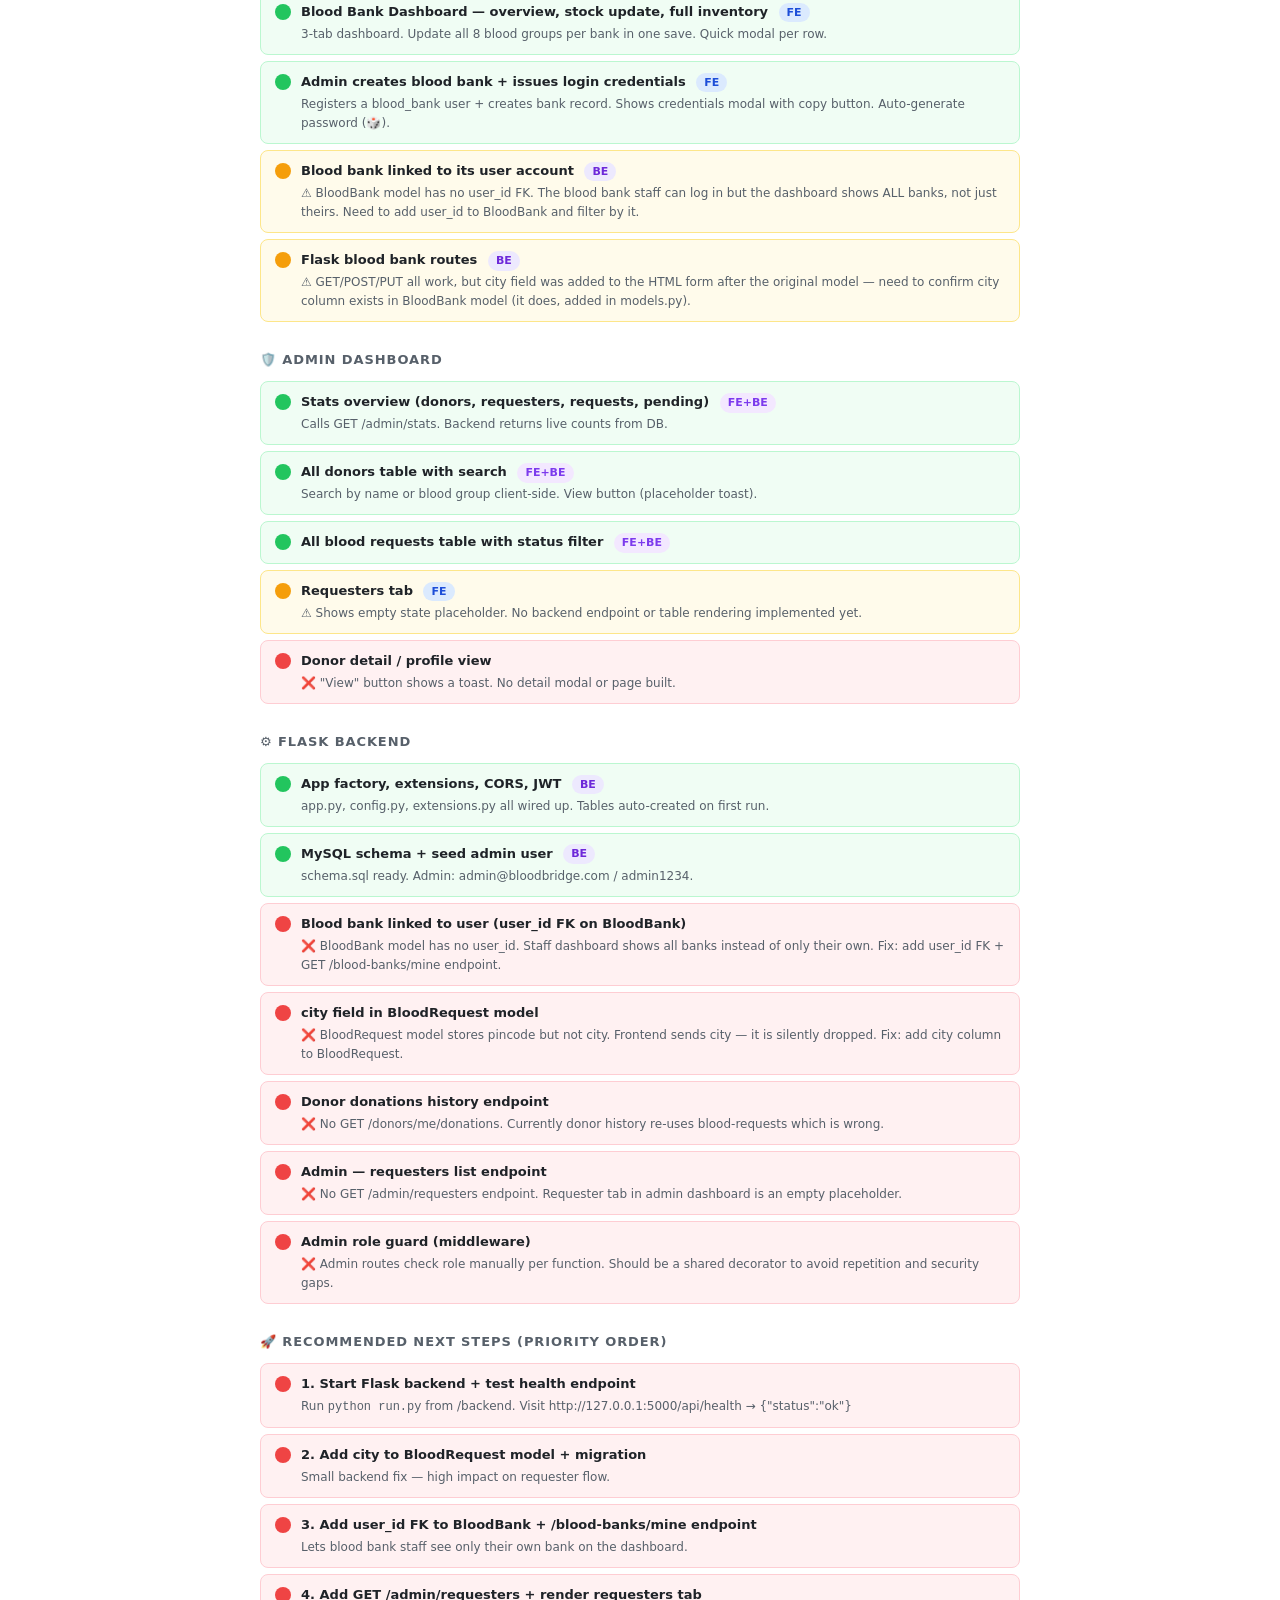
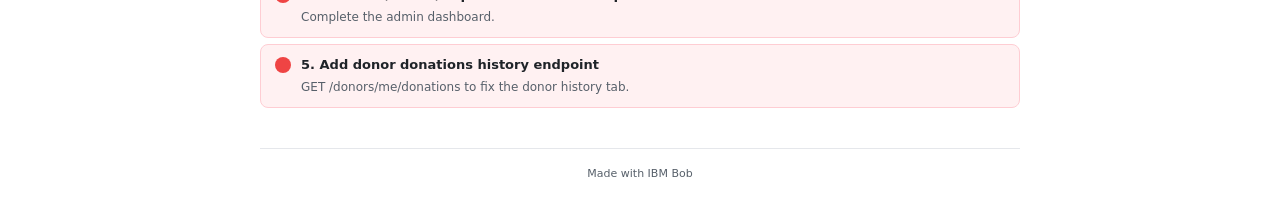
<file: blood-bridge/.bob/artifacts/blood-bridge-project-status-audit.html>
<html lang="en">
<head>
<meta charset="UTF-8" />
<meta name="viewport" content="width=device-width,initial-scale=1" />
<title>Blood Bridge – Project Status</title>
<style>
  *,*::before,*::after{box-sizing:border-box;margin:0;padding:0}
  body{font-family:-apple-system,"Segoe UI",system-ui,sans-serif;font-size:14px;line-height:1.6;color:#1f2328;background:#fff;padding:32px 24px}
  .wrap{max-width:760px;margin:0 auto}
  h1{font-size:20px;font-weight:800;margin-bottom:4px}
  .sub{font-size:13px;color:#57606a;margin-bottom:28px}
  h2{font-size:13px;font-weight:700;text-transform:uppercase;letter-spacing:.07em;color:#57606a;margin:28px 0 10px}
  .section{display:flex;flex-direction:column;gap:6px;margin-bottom:4px}
  .item{display:flex;align-items:flex-start;gap:10px;padding:10px 14px;border-radius:8px;border:1px solid #e5e7eb}
  .item.ok   {background:#f0fdf4;border-color:#bbf7d0}
  .item.part {background:#fffbeb;border-color:#fde68a}
  .item.no   {background:#fff1f2;border-color:#fecdd3}
  .dot{width:16px;height:16px;border-radius:50%;flex-shrink:0;margin-top:2px}
  .dot.ok  {background:#22c55e}
  .dot.part{background:#f59e0b}
  .dot.no  {background:#ef4444}
  .label{font-weight:600;font-size:13px}
  .note{font-size:12px;color:#57606a;margin-top:2px}
  .tag{display:inline-block;padding:1px 8px;border-radius:20px;font-size:11px;font-weight:600;margin-left:6px;vertical-align:middle}
  .tag.fe{background:#dbeafe;color:#1d4ed8}
  .tag.be{background:#ede9fe;color:#6d28d9}
  .tag.both{background:#f3e8ff;color:#7c3aed}
  .legend{display:flex;gap:16px;flex-wrap:wrap;margin-bottom:20px;padding:12px 16px;background:#f7f8fa;border:1px solid #e5e7eb;border-radius:8px;font-size:12px}
  .legend-item{display:flex;align-items:center;gap:6px}
  .summary{display:grid;grid-template-columns:repeat(3,1fr);gap:12px;margin-bottom:28px}
  .s-box{padding:14px;border-radius:8px;text-align:center;border:1px solid #e5e7eb}
  .s-box .n{font-size:1.8rem;font-weight:800;display:block}
  .s-box .l{font-size:12px;color:#57606a}
  .s-box.ok{background:#f0fdf4;border-color:#bbf7d0}.s-box.ok .n{color:#16a34a}
  .s-box.part{background:#fffbeb;border-color:#fde68a}.s-box.part .n{color:#d97706}
  .s-box.no{background:#fff1f2;border-color:#fecdd3}.s-box.no .n{color:#dc2626}
  footer{margin-top:40px;padding-top:16px;border-top:1px solid #e5e7eb;text-align:center;font-size:11px;color:#57606a}
</style>
</head>
<body>
<div class="wrap">
  <h1>🩸 Blood Bridge — Project Status Audit</h1>
  <p class="sub">Snapshot as of 13 Nov 2026 · DEMO_MODE = false · Flask backend required</p>

  <div class="summary">
    <div class="s-box ok"><span class="n">12</span><span class="l">✅ Complete</span></div>
    <div class="s-box part"><span class="n">7</span><span class="l">⚠️ Partial</span></div>
    <div class="s-box no"><span class="n">6</span><span class="l">❌ Not Built</span></div>
  </div>

  <div class="legend">
    <div class="legend-item"><div class="dot ok"></div> Fully working</div>
    <div class="legend-item"><div class="dot part"></div> Partial — needs backend or minor fix</div>
    <div class="legend-item"><div class="dot no"></div> Not built yet</div>
    <div class="legend-item"><span class="tag fe">FE</span> Frontend</div>
    <div class="legend-item"><span class="tag be">BE</span> Backend</div>
  </div>

  
  <h2>🔐 Authentication</h2>
  <div class="section">
    <div class="item ok"><div class="dot ok"></div><div>
      <div class="label">User Registration (Requester / Donor) <span class="tag fe">FE</span></div>
      <div class="note">Form validation, field errors, password confirm, toast — all complete.</div>
    </div></div>
    <div class="item ok"><div class="dot ok"></div><div>
      <div class="label">Login + JWT session storage <span class="tag fe">FE</span></div>
      <div class="note">Token saved to localStorage, role-based redirect to correct dashboard.</div>
    </div></div>
    <div class="item ok"><div class="dot ok"></div><div>
      <div class="label">Logout + session clear <span class="tag fe">FE</span></div>
      <div class="note">Works on all pages.</div>
    </div></div>
    <div class="item ok"><div class="dot ok"></div><div>
      <div class="label">Admin login portal (admin-login.html) <span class="tag fe">FE</span></div>
      <div class="note">Separate page, forces role = admin.</div>
    </div></div>
    <div class="item ok"><div class="dot ok"></div><div>
      <div class="label">Blood Bank login portal (blood-bank-login.html) <span class="tag fe">FE</span></div>
      <div class="note">Separate page, forces role = blood_bank.</div>
    </div></div>
    <div class="item ok"><div class="dot ok"></div><div>
      <div class="label">Flask Auth API — register, login, /me <span class="tag be">BE</span></div>
      <div class="note">Accepts roles: requester, donor, admin, blood_bank. bcrypt hashed passwords, JWT tokens.</div>
    </div></div>
  </div>

  
  <h2>🫀 Donor</h2>
  <div class="section">
    <div class="item ok"><div class="dot ok"></div><div>
      <div class="label">Donor registration form (donor-register.html) <span class="tag fe">FE</span></div>
      <div class="note">DOB→age calc, eligibility 56-day check, consent checkbox, success modal.</div>
    </div></div>
    <div class="item ok"><div class="dot ok"></div><div>
      <div class="label">Donor dashboard — profile card, availability toggle <span class="tag fe">FE</span></div>
      <div class="note">Calls GET /donors/me and PATCH /donors/me/availability.</div>
    </div></div>
    <div class="item ok"><div class="dot ok"></div><div>
      <div class="label">Incoming blood requests + Accept flow <span class="tag fe">FE</span></div>
      <div class="note">First-donor-wins, 409 handled, card updates to "Accepted" on success.</div>
    </div></div>
    <div class="item part"><div class="dot part"></div><div>
      <div class="label">Donation history tab <span class="tag fe">FE</span></div>
      <div class="note">⚠️ Currently re-uses GET /blood-requests/mine and filters accepted. Needs a dedicated donor donations endpoint on the backend.</div>
    </div></div>
    <div class="item part"><div class="dot part"></div><div>
      <div class="label">Flask donor routes <span class="tag be">BE</span></div>
      <div class="note">⚠️ /donors/register requires user to already exist (register first, then register as donor separately). Should be combined into one step or handled at register time.</div>
    </div></div>
  </div>

  
  <h2>🧑‍⚕️ Requester</h2>
  <div class="section">
    <div class="item ok"><div class="dot ok"></div><div>
      <div class="label">Blood request form — 2-step (blood-request.html) <span class="tag fe">FE</span></div>
      <div class="note">Step 1 collects details, Step 2 shows blood banks in city, calls notify donors if no stock.</div>
    </div></div>
    <div class="item ok"><div class="dot ok"></div><div>
      <div class="label">Requester dashboard — view/filter/cancel requests <span class="tag fe">FE</span></div>
      <div class="note">Status filter, cancel modal with confirm, stat cards (total/pending/accepted/cancelled).</div>
    </div></div>
    <div class="item part"><div class="dot part"></div><div>
      <div class="label">View Request Details modal <span class="tag fe">FE</span></div>
      <div class="note">⚠️ Shows local data only — city field missing from BloodRequest.to_dict() on the backend.</div>
    </div></div>
  </div>

  
  <h2>🏥 Blood Banks</h2>
  <div class="section">
    <div class="item ok"><div class="dot ok"></div><div>
      <div class="label">Public blood bank search (blood-banks.html) <span class="tag fe">FE</span></div>
      <div class="note">Filter by city + blood group, colour-coded stock badges.</div>
    </div></div>
    <div class="item ok"><div class="dot ok"></div><div>
      <div class="label">Blood Bank Dashboard — overview, stock update, full inventory <span class="tag fe">FE</span></div>
      <div class="note">3-tab dashboard. Update all 8 blood groups per bank in one save. Quick modal per row.</div>
    </div></div>
    <div class="item ok"><div class="dot ok"></div><div>
      <div class="label">Admin creates blood bank + issues login credentials <span class="tag fe">FE</span></div>
      <div class="note">Registers a blood_bank user + creates bank record. Shows credentials modal with copy button. Auto-generate password (🎲).</div>
    </div></div>
    <div class="item part"><div class="dot part"></div><div>
      <div class="label">Blood bank linked to its user account <span class="tag be">BE</span></div>
      <div class="note">⚠️ BloodBank model has no user_id FK. The blood bank staff can log in but the dashboard shows ALL banks, not just theirs. Need to add user_id to BloodBank and filter by it.</div>
    </div></div>
    <div class="item part"><div class="dot part"></div><div>
      <div class="label">Flask blood bank routes <span class="tag be">BE</span></div>
      <div class="note">⚠️ GET/POST/PUT all work, but city field was added to the HTML form after the original model — need to confirm city column exists in BloodBank model (it does, added in models.py).</div>
    </div></div>
  </div>

  
  <h2>🛡️ Admin Dashboard</h2>
  <div class="section">
    <div class="item ok"><div class="dot ok"></div><div>
      <div class="label">Stats overview (donors, requesters, requests, pending) <span class="tag both">FE+BE</span></div>
      <div class="note">Calls GET /admin/stats. Backend returns live counts from DB.</div>
    </div></div>
    <div class="item ok"><div class="dot ok"></div><div>
      <div class="label">All donors table with search <span class="tag both">FE+BE</span></div>
      <div class="note">Search by name or blood group client-side. View button (placeholder toast).</div>
    </div></div>
    <div class="item ok"><div class="dot ok"></div><div>
      <div class="label">All blood requests table with status filter <span class="tag both">FE+BE</span></div>
    </div></div>
    <div class="item part"><div class="dot part"></div><div>
      <div class="label">Requesters tab <span class="tag fe">FE</span></div>
      <div class="note">⚠️ Shows empty state placeholder. No backend endpoint or table rendering implemented yet.</div>
    </div></div>
    <div class="item no"><div class="dot no"></div><div>
      <div class="label">Donor detail / profile view</div>
      <div class="note">❌ "View" button shows a toast. No detail modal or page built.</div>
    </div></div>
  </div>

  
  <h2>⚙️ Flask Backend</h2>
  <div class="section">
    <div class="item ok"><div class="dot ok"></div><div>
      <div class="label">App factory, extensions, CORS, JWT <span class="tag be">BE</span></div>
      <div class="note">app.py, config.py, extensions.py all wired up. Tables auto-created on first run.</div>
    </div></div>
    <div class="item ok"><div class="dot ok"></div><div>
      <div class="label">MySQL schema + seed admin user <span class="tag be">BE</span></div>
      <div class="note">schema.sql ready. Admin: admin@bloodbridge.com / admin1234.</div>
    </div></div>
    <div class="item no"><div class="dot no"></div><div>
      <div class="label">Blood bank linked to user (user_id FK on BloodBank)</div>
      <div class="note">❌ BloodBank model has no user_id. Staff dashboard shows all banks instead of only their own. Fix: add user_id FK + GET /blood-banks/mine endpoint.</div>
    </div></div>
    <div class="item no"><div class="dot no"></div><div>
      <div class="label">city field in BloodRequest model</div>
      <div class="note">❌ BloodRequest model stores pincode but not city. Frontend sends city — it is silently dropped. Fix: add city column to BloodRequest.</div>
    </div></div>
    <div class="item no"><div class="dot no"></div><div>
      <div class="label">Donor donations history endpoint</div>
      <div class="note">❌ No GET /donors/me/donations. Currently donor history re-uses blood-requests which is wrong.</div>
    </div></div>
    <div class="item no"><div class="dot no"></div><div>
      <div class="label">Admin — requesters list endpoint</div>
      <div class="note">❌ No GET /admin/requesters endpoint. Requester tab in admin dashboard is an empty placeholder.</div>
    </div></div>
    <div class="item no"><div class="dot no"></div><div>
      <div class="label">Admin role guard (middleware)</div>
      <div class="note">❌ Admin routes check role manually per function. Should be a shared decorator to avoid repetition and security gaps.</div>
    </div></div>
  </div>

  
  <h2>🚀 Recommended Next Steps (Priority Order)</h2>
  <div class="section">
    <div class="item no"><div class="dot no"></div><div>
      <div class="label">1. Start Flask backend + test health endpoint</div>
      <div class="note">Run <code>python run.py</code> from /backend. Visit http://127.0.0.1:5000/api/health → {"status":"ok"}</div>
    </div></div>
    <div class="item no"><div class="dot no"></div><div>
      <div class="label">2. Add city to BloodRequest model + migration</div>
      <div class="note">Small backend fix — high impact on requester flow.</div>
    </div></div>
    <div class="item no"><div class="dot no"></div><div>
      <div class="label">3. Add user_id FK to BloodBank + /blood-banks/mine endpoint</div>
      <div class="note">Lets blood bank staff see only their own bank on the dashboard.</div>
    </div></div>
    <div class="item no"><div class="dot no"></div><div>
      <div class="label">4. Add GET /admin/requesters + render requesters tab</div>
      <div class="note">Complete the admin dashboard.</div>
    </div></div>
    <div class="item no"><div class="dot no"></div><div>
      <div class="label">5. Add donor donations history endpoint</div>
      <div class="note">GET /donors/me/donations to fix the donor history tab.</div>
    </div></div>
  </div>

  <footer>Made with IBM Bob</footer>
</div>
</body>
</html>
</file>
<file: blood-bridge/css/style.css>
/* ============================================================
   Blood Bridge – Global Styles
   style.css
   ============================================================ */

/* ── Reset & Base ─────────────────────────────────────────── */
*, *::before, *::after {
  box-sizing: border-box;
  margin: 0;
  padding: 0;
}

:root {
  --color-primary:       #c0152a;
  --color-primary-dark:  #9a1020;
  --color-primary-light: #fdf0f1;
  --color-success:       #198754;
  --color-success-light: #d1e7dd;
  --color-warning:       #856404;
  --color-warning-light: #fff3cd;
  --color-danger:        #c0152a;
  --color-danger-light:  #f8d7da;
  --color-info:          #0d6efd;
  --color-info-light:    #cfe2ff;

  --color-bg:            #ffffff;
  --color-surface:       #f8f9fa;
  --color-surface-2:     #f1f3f5;
  --color-border:        #dee2e6;
  --color-border-light:  #e9ecef;

  --color-text:          #1a1f2e;
  --color-text-muted:    #6c757d;
  --color-text-light:    #adb5bd;

  --font-family:         'Inter', -apple-system, BlinkMacSystemFont, 'Segoe UI', system-ui, sans-serif;
  --font-size-base:      15px;
  --line-height:         1.6;

  --radius-sm:           6px;
  --radius-md:           10px;
  --radius-lg:           16px;
  --radius-xl:           24px;

  --shadow-sm:           0 1px 3px rgba(0,0,0,.08), 0 1px 2px rgba(0,0,0,.06);
  --shadow-md:           0 4px 12px rgba(0,0,0,.10);
  --shadow-lg:           0 8px 24px rgba(0,0,0,.12);

  --nav-height:          64px;
  --container-width:     1120px;
  --transition:          150ms ease;
}

html { scroll-behavior: smooth; }

body {
  font-family: var(--font-family);
  font-size: var(--font-size-base);
  line-height: var(--line-height);
  color: var(--color-text);
  background: var(--color-bg);
  -webkit-font-smoothing: antialiased;
}

a { color: var(--color-primary); text-decoration: none; }
a:hover { text-decoration: underline; }

img { max-width: 100%; display: block; }

ul, ol { list-style: none; }

h1, h2, h3, h4, h5, h6 {
  font-weight: 700;
  line-height: 1.25;
  color: var(--color-text);
}

/* ── Utility ──────────────────────────────────────────────── */
.container {
  width: 100%;
  max-width: var(--container-width);
  margin-inline: auto;
  padding-inline: 24px;
}

.text-center { text-align: center; }
.text-muted  { color: var(--color-text-muted); }
.mt-1  { margin-top: 4px; }
.mt-2  { margin-top: 8px; }
.mt-3  { margin-top: 16px; }
.mt-4  { margin-top: 24px; }
.mt-6  { margin-top: 48px; }
.mb-1  { margin-bottom: 4px; }
.mb-2  { margin-bottom: 8px; }
.mb-3  { margin-bottom: 16px; }
.mb-4  { margin-bottom: 24px; }
.d-none { display: none !important; }

/* ── Buttons ──────────────────────────────────────────────── */
.btn {
  display: inline-flex;
  align-items: center;
  gap: 8px;
  padding: 10px 22px;
  font-family: var(--font-family);
  font-size: 14px;
  font-weight: 600;
  border: 1.5px solid transparent;
  border-radius: var(--radius-md);
  cursor: pointer;
  transition: background var(--transition), color var(--transition),
              border-color var(--transition), box-shadow var(--transition);
  white-space: nowrap;
  text-decoration: none;
  line-height: 1;
}

.btn:disabled {
  opacity: .55;
  cursor: not-allowed;
}

.btn-primary {
  background: var(--color-primary);
  color: #fff;
  border-color: var(--color-primary);
}
.btn-primary:hover:not(:disabled) {
  background: var(--color-primary-dark);
  border-color: var(--color-primary-dark);
  text-decoration: none;
  color: #fff;
}

.btn-outline {
  background: transparent;
  color: var(--color-primary);
  border-color: var(--color-primary);
}
.btn-outline:hover:not(:disabled) {
  background: var(--color-primary-light);
  text-decoration: none;
}

.btn-ghost {
  background: transparent;
  color: var(--color-text-muted);
  border-color: var(--color-border);
}
.btn-ghost:hover:not(:disabled) {
  background: var(--color-surface);
  color: var(--color-text);
  text-decoration: none;
}

.btn-success {
  background: var(--color-success);
  color: #fff;
  border-color: var(--color-success);
}
.btn-success:hover:not(:disabled) {
  background: #157347;
  border-color: #157347;
  text-decoration: none;
  color: #fff;
}

.btn-sm {
  padding: 6px 14px;
  font-size: 13px;
}

.btn-lg {
  padding: 13px 28px;
  font-size: 16px;
}

.btn-block {
  width: 100%;
  justify-content: center;
}

/* ── Badges ───────────────────────────────────────────────── */
.badge {
  display: inline-block;
  padding: 3px 10px;
  border-radius: 20px;
  font-size: 12px;
  font-weight: 600;
  line-height: 1.4;
}
.badge-pending  { background: var(--color-warning-light); color: var(--color-warning); }
.badge-accepted { background: var(--color-success-light); color: var(--color-success); }
.badge-cancelled{ background: var(--color-surface-2);     color: var(--color-text-muted); }
.badge-critical  { background: var(--color-danger-light);  color: var(--color-danger); }
.badge-info     { background: var(--color-info-light);    color: var(--color-info); }

/* ── Navigation ───────────────────────────────────────────── */
.navbar {
  position: sticky;
  top: 0;
  z-index: 100;
  height: var(--nav-height);
  background: var(--color-bg);
  border-bottom: 1px solid var(--color-border-light);
  box-shadow: var(--shadow-sm);
}

.navbar-inner {
  display: flex;
  align-items: center;
  justify-content: space-between;
  height: 100%;
}

.navbar-brand {
  display: flex;
  align-items: center;
  gap: 10px;
  text-decoration: none;
  font-size: 20px;
  font-weight: 800;
  color: var(--color-primary);
  letter-spacing: -.3px;
}

.navbar-brand .brand-icon {
  width: 32px;
  height: 32px;
  background: var(--color-primary);
  border-radius: var(--radius-sm);
  display: flex;
  align-items: center;
  justify-content: center;
  color: #fff;
  font-size: 17px;
}

.navbar-nav {
  display: flex;
  align-items: center;
  gap: 4px;
}

.nav-link {
  padding: 8px 14px;
  border-radius: var(--radius-sm);
  font-size: 14px;
  font-weight: 500;
  color: var(--color-text);
  transition: background var(--transition), color var(--transition);
  text-decoration: none;
}
.nav-link:hover, .nav-link.active {
  background: var(--color-surface);
  color: var(--color-primary);
  text-decoration: none;
}

.navbar-actions {
  display: flex;
  align-items: center;
  gap: 10px;
}

/* Hamburger */
.hamburger {
  display: none;
  flex-direction: column;
  gap: 5px;
  cursor: pointer;
  padding: 6px;
  border-radius: var(--radius-sm);
  background: none;
  border: none;
}
.hamburger span {
  display: block;
  width: 22px;
  height: 2px;
  background: var(--color-text);
  border-radius: 2px;
  transition: all var(--transition);
}

/* Mobile nav overlay */
.nav-overlay {
  display: none;
  position: fixed;
  inset: var(--nav-height) 0 0 0;
  background: var(--color-bg);
  border-top: 1px solid var(--color-border-light);
  z-index: 99;
  flex-direction: column;
  padding: 24px;
  gap: 8px;
  box-shadow: var(--shadow-lg);
}
.nav-overlay.open { display: flex; }
.nav-overlay .nav-link { font-size: 16px; padding: 12px 16px; }
.nav-overlay .navbar-actions { flex-direction: column; align-items: stretch; gap: 10px; }
.nav-overlay .btn { justify-content: center; }

/* ── Hero ─────────────────────────────────────────────────── */
.hero {
  padding: 80px 0 72px;
  background: var(--color-bg);
  border-bottom: 1px solid var(--color-border-light);
}

.hero-content {
  max-width: 600px;
}

.hero-eyebrow {
  display: inline-flex;
  align-items: center;
  gap: 6px;
  padding: 5px 12px;
  background: var(--color-primary-light);
  color: var(--color-primary);
  border-radius: 20px;
  font-size: 13px;
  font-weight: 600;
  margin-bottom: 20px;
}

.hero h1 {
  font-size: clamp(2rem, 4vw, 3rem);
  font-weight: 800;
  line-height: 1.15;
  margin-bottom: 20px;
  color: var(--color-text);
}

.hero h1 span { color: var(--color-primary); }

.hero p {
  font-size: 17px;
  color: var(--color-text-muted);
  margin-bottom: 32px;
  max-width: 480px;
}

.hero-actions {
  display: flex;
  gap: 14px;
  flex-wrap: wrap;
}

/* ── Section ──────────────────────────────────────────────── */
.section {
  padding: 72px 0;
}

.section-alt {
  background: var(--color-surface);
}

.section-header {
  margin-bottom: 48px;
}

.section-label {
  display: inline-block;
  font-size: 12px;
  font-weight: 700;
  letter-spacing: .08em;
  text-transform: uppercase;
  color: var(--color-primary);
  margin-bottom: 10px;
}

.section-header h2 {
  font-size: clamp(1.5rem, 3vw, 2rem);
  margin-bottom: 12px;
}

.section-header p {
  font-size: 16px;
  color: var(--color-text-muted);
  max-width: 540px;
}

/* ── Cards ────────────────────────────────────────────────── */
.card {
  background: var(--color-bg);
  border: 1px solid var(--color-border);
  border-radius: var(--radius-lg);
  padding: 24px;
  box-shadow: var(--shadow-sm);
}

.card-title {
  font-size: 15px;
  font-weight: 700;
  margin-bottom: 4px;
}

/* ── Stats strip ──────────────────────────────────────────── */
.stats-strip {
  display: grid;
  grid-template-columns: repeat(auto-fit, minmax(160px, 1fr));
  gap: 1px;
  background: var(--color-border);
  border: 1px solid var(--color-border);
  border-radius: var(--radius-lg);
  overflow: hidden;
}
.stat-item {
  background: var(--color-bg);
  padding: 28px 24px;
  text-align: center;
}
.stat-value {
  font-size: 2rem;
  font-weight: 800;
  color: var(--color-primary);
  display: block;
}
.stat-label {
  font-size: 13px;
  color: var(--color-text-muted);
  margin-top: 4px;
}

/* ── Steps ────────────────────────────────────────────────── */
.steps-grid {
  display: grid;
  grid-template-columns: repeat(auto-fit, minmax(240px, 1fr));
  gap: 24px;
}

.step-card {
  background: var(--color-bg);
  border: 1px solid var(--color-border);
  border-radius: var(--radius-lg);
  padding: 28px 24px;
  position: relative;
}

.step-number {
  width: 36px;
  height: 36px;
  background: var(--color-primary-light);
  color: var(--color-primary);
  border-radius: 50%;
  font-size: 15px;
  font-weight: 800;
  display: flex;
  align-items: center;
  justify-content: center;
  margin-bottom: 16px;
}

.step-icon {
  font-size: 28px;
  margin-bottom: 14px;
}

.step-card h3 {
  font-size: 16px;
  margin-bottom: 8px;
}

.step-card p {
  font-size: 14px;
  color: var(--color-text-muted);
  line-height: 1.6;
}

/* ── Footer ───────────────────────────────────────────────── */
.footer {
  background: var(--color-text);
  color: #cdd1d9;
  padding: 56px 0 32px;
}

.footer-grid {
  display: grid;
  grid-template-columns: 2fr 1fr 1fr 1fr;
  gap: 40px;
  margin-bottom: 40px;
}

.footer-brand {
  font-size: 20px;
  font-weight: 800;
  color: #fff;
  margin-bottom: 12px;
}

.footer-brand span { color: var(--color-primary); }

.footer p { font-size: 14px; line-height: 1.7; }

.footer-heading {
  font-size: 13px;
  font-weight: 700;
  letter-spacing: .06em;
  text-transform: uppercase;
  color: #fff;
  margin-bottom: 16px;
}

.footer-links { display: flex; flex-direction: column; gap: 10px; }
.footer-links a {
  font-size: 14px;
  color: #9ea5b0;
  text-decoration: none;
  transition: color var(--transition);
}
.footer-links a:hover { color: #fff; text-decoration: none; }

.footer-bottom {
  border-top: 1px solid rgba(255,255,255,.1);
  padding-top: 24px;
  display: flex;
  justify-content: space-between;
  align-items: center;
  flex-wrap: wrap;
  gap: 12px;
  font-size: 13px;
  color: #6c757d;
}

/* ── Alerts ───────────────────────────────────────────────── */
.alert {
  padding: 12px 16px;
  border-radius: var(--radius-md);
  font-size: 14px;
  display: flex;
  align-items: flex-start;
  gap: 10px;
  border: 1px solid transparent;
}
.alert-success  { background: var(--color-success-light); border-color: #a3cfbb; color: #0a3622; }
.alert-danger   { background: var(--color-danger-light);  border-color: #f1aeb5; color: #58151c; }
.alert-warning  { background: var(--color-warning-light); border-color: #ffe69c; color: #664d03; }
.alert-info     { background: var(--color-info-light);    border-color: #9ec5fe; color: #052c65; }

/* ── Modal ────────────────────────────────────────────────── */
.modal-overlay {
  position: fixed;
  inset: 0;
  background: rgba(0,0,0,.45);
  z-index: 200;
  display: flex;
  align-items: center;
  justify-content: center;
  padding: 24px;
  opacity: 0;
  pointer-events: none;
  transition: opacity var(--transition);
}
.modal-overlay.open {
  opacity: 1;
  pointer-events: all;
}
.modal {
  background: var(--color-bg);
  border-radius: var(--radius-lg);
  box-shadow: var(--shadow-lg);
  max-width: 480px;
  width: 100%;
  padding: 32px;
  transform: translateY(12px);
  transition: transform var(--transition);
}
.modal-overlay.open .modal { transform: translateY(0); }
.modal-header {
  display: flex;
  align-items: flex-start;
  justify-content: space-between;
  margin-bottom: 16px;
  gap: 16px;
}
.modal-title { font-size: 17px; font-weight: 700; }
.modal-close {
  background: none; border: none; cursor: pointer;
  font-size: 20px; color: var(--color-text-muted); line-height: 1;
  padding: 2px; border-radius: var(--radius-sm); flex-shrink: 0;
}
.modal-close:hover { color: var(--color-text); }
.modal-body { margin-bottom: 24px; font-size: 15px; color: var(--color-text-muted); line-height: 1.7; }
.modal-footer { display: flex; gap: 10px; justify-content: flex-end; }

/* ── Toast ────────────────────────────────────────────────── */
#toast-container {
  position: fixed;
  bottom: 24px;
  right: 24px;
  z-index: 300;
  display: flex;
  flex-direction: column;
  gap: 10px;
  max-width: 340px;
}
.toast {
  background: var(--color-text);
  color: #fff;
  padding: 12px 18px;
  border-radius: var(--radius-md);
  font-size: 14px;
  box-shadow: var(--shadow-lg);
  display: flex;
  align-items: center;
  gap: 10px;
  animation: slideIn .2s ease;
}
.toast.success { background: var(--color-success); }
.toast.error   { background: var(--color-primary); }
.toast.warning { background: #856404; }
@keyframes slideIn { from { transform: translateX(100%); opacity: 0; } to { transform: none; opacity: 1; } }

/* ── Loading spinner ──────────────────────────────────────── */
.spinner {
  width: 20px; height: 20px;
  border: 2.5px solid rgba(255,255,255,.35);
  border-top-color: #fff;
  border-radius: 50%;
  animation: spin .6s linear infinite;
  flex-shrink: 0;
}
.spinner-dark {
  border-color: rgba(0,0,0,.12);
  border-top-color: var(--color-primary);
}
@keyframes spin { to { transform: rotate(360deg); } }

/* ── Responsive ───────────────────────────────────────────── */
@media (max-width: 900px) {
  .footer-grid { grid-template-columns: 1fr 1fr; }
  .navbar-nav, .navbar-actions { display: none; }
  .hamburger { display: flex; }
}

@media (max-width: 600px) {
  .hero { padding: 48px 0 40px; }
  .section { padding: 48px 0; }
  .footer-grid { grid-template-columns: 1fr; }
  .hero-actions { flex-direction: column; }
  .hero-actions .btn { width: 100%; justify-content: center; }
  .stats-strip { grid-template-columns: 1fr 1fr; }
}

/* ── Blood stock availability classes (used in blood-banks.html + requester.js) */
.bb-units-badge { padding: 4px 12px; border-radius: 20px; font-size: 13px; font-weight: 700; display: inline-block; }
.units-available { background: var(--color-success-light); color: var(--color-success); }
.units-low       { background: var(--color-warning-light); color: var(--color-warning); }
.units-none      { background: var(--color-danger-light);  color: var(--color-danger); }
</file>
<file: blood-bridge/css/home.css>
/* ============================================================
   BloodBridge – Home Page Styles  (home.css)
   ============================================================ */

/* ── CSS Variables ────────────────────────────────────────── */
:root {
  --bb-red:        #c0152a;
  --bb-red-dark:   #8b0000;
  --bb-red-light:  #fff0f0;
  --bb-dark:       #1a1f2e;
  --bb-muted:      #666;
}

/* ── Navbar tweaks ────────────────────────────────────────── */
.home-page .navbar-brand { gap: 8px; text-decoration: none; }

.bb-logo-text {
  font-size: 22px; font-weight: 900;
  letter-spacing: -0.5px; color: var(--bb-dark); line-height: 1;
}
.bb-logo-text span { color: var(--bb-dark); }
.bb-logo-icon { width: 36px; height: 36px; flex-shrink: 0; }

/* Navbar shrinks on scroll */
.navbar { transition: padding 0.25s, box-shadow 0.25s; }
.navbar--scrolled {
  padding-top: 6px !important; padding-bottom: 6px !important;
  box-shadow: 0 2px 16px rgba(0,0,0,0.1);
}

/* ── Scroll-reveal ────────────────────────────────────────── */
.bb-reveal {
  opacity: 0;
  transform: translateY(28px);
  transition: opacity 0.55s ease, transform 0.55s ease;
  transition-delay: var(--reveal-delay, 0s);
}
.bb-revealed { opacity: 1; transform: none; }

/* ── Hero Section ─────────────────────────────────────────── */
.bb-hero {
  background: linear-gradient(135deg, #fff0f0 0%, #ffe4e4 50%, #ffd6d6 100%);
  padding: 72px 0 60px;
  overflow: hidden;
  position: relative;
}

/* Floating particles */
.bb-particles { position: absolute; inset: 0; pointer-events: none; }
.bb-particle {
  position: absolute;
  width: 8px; height: 8px;
  border-radius: 50%;
  background: rgba(192, 21, 42, 0.15);
}
.bb-particle:nth-child(1) { top: 15%; left: 8%;  animation: bb-drift 7s   ease-in-out infinite; }
.bb-particle:nth-child(2) { top: 60%; left: 15%; animation: bb-drift 9s   ease-in-out infinite 1s; width:12px; height:12px; }
.bb-particle:nth-child(3) { top: 30%; right: 20%;animation: bb-drift 8s   ease-in-out infinite 2s; }
.bb-particle:nth-child(4) { top: 75%; right: 10%;animation: bb-drift 6s   ease-in-out infinite 0.5s; width:6px; height:6px; }
.bb-particle:nth-child(5) { top: 10%; right: 35%;animation: bb-drift 10s  ease-in-out infinite 3s; width:10px; height:10px; }
.bb-particle:nth-child(6) { top: 50%; left: 45%; animation: bb-drift 7.5s ease-in-out infinite 1.5s; width:5px; height:5px; }

@keyframes bb-drift {
  0%, 100% { transform: translateY(0) scale(1); opacity: 0.6; }
  50%       { transform: translateY(-20px) scale(1.2); opacity: 1; }
}

/* Hero layout */
.bb-hero-inner {
  display: grid;
  grid-template-columns: 1fr auto;
  align-items: center;
  gap: 48px;
  position: relative;
}

/* Live badge */
.bb-hero-badge {
  display: inline-flex;
  align-items: center;
  gap: 8px;
  background: rgba(192, 21, 42, 0.08);
  border: 1px solid rgba(192, 21, 42, 0.2);
  color: var(--bb-red);
  font-size: 12px;
  font-weight: 700;
  padding: 5px 14px;
  border-radius: 50px;
  margin-bottom: 18px;
  letter-spacing: 0.03em;
  text-transform: uppercase;
}
.bb-badge-dot {
  width: 8px; height: 8px;
  border-radius: 50%;
  background: var(--bb-red);
  animation: bb-blink 1.4s ease-in-out infinite;
}
@keyframes bb-blink {
  0%, 100% { opacity: 1; transform: scale(1); }
  50%       { opacity: 0.4; transform: scale(0.7); }
}

/* Hero text */
.bb-hero-left { max-width: 580px; }

.bb-hero-title {
  display: flex; align-items: center; flex-wrap: wrap;
  gap: 12px;
  font-size: clamp(2.8rem, 5vw, 3.8rem);
  font-weight: 900; line-height: 1.1;
  margin-bottom: 20px; letter-spacing: -1px;
}
.bb-title-blood  { color: var(--bb-red); }
.bb-title-bridge { color: var(--bb-dark); }

/* ECG heartbeat draw animation */
.bb-hero-heartbeat { width: 60px; height: 36px; flex-shrink: 0; margin-left: 4px; }
.bb-ecg-path {
  stroke-dasharray: 120;
  stroke-dashoffset: 120;
  animation: bb-ecg-draw 1.8s ease forwards 0.4s, bb-ecg-pulse 2.5s ease-in-out infinite 2.3s;
}
@keyframes bb-ecg-draw {
  to { stroke-dashoffset: 0; }
}
@keyframes bb-ecg-pulse {
  0%, 100% { opacity: 1; }
  50%       { opacity: 0.4; }
}

.bb-hero-tagline {
  font-size: clamp(1rem, 2vw, 1.2rem);
  font-weight: 700; color: var(--bb-dark);
  margin-bottom: 14px; line-height: 1.4;
}
.bb-tagline-accent { color: var(--bb-red); }

.bb-hero-desc {
  font-size: 15px; color: var(--bb-muted);
  margin-bottom: 32px; max-width: 460px; line-height: 1.65;
}

/* CTA buttons */
.bb-hero-actions { display: flex; gap: 16px; flex-wrap: wrap; margin-bottom: 28px; }

.bb-btn-donor {
  background: var(--bb-red); color: #fff; border-color: var(--bb-red);
  border-radius: 50px; padding: 14px 26px;
  font-size: 15px; font-weight: 700;
  box-shadow: 0 4px 16px rgba(192,21,42,0.35);
  transition: background 0.18s, box-shadow 0.18s, transform 0.12s;
  position: relative; overflow: hidden;
}
.bb-btn-donor:hover {
  background: #9a1020; border-color: #9a1020; color: #fff;
  text-decoration: none;
  box-shadow: 0 6px 24px rgba(192,21,42,0.5);
  transform: translateY(-2px);
}

.bb-btn-request {
  background: transparent; color: var(--bb-dark);
  border: 2px solid var(--bb-dark);
  border-radius: 50px; padding: 14px 26px;
  font-size: 15px; font-weight: 700;
  transition: background 0.18s, color 0.18s, transform 0.12s;
  position: relative; overflow: hidden;
}
.bb-btn-request:hover {
  background: rgba(26,31,46,0.07); color: var(--bb-dark);
  text-decoration: none; transform: translateY(-2px);
}

/* Ripple wave */
.bb-ripple { position: relative; overflow: hidden; }
.bb-ripple-wave {
  position: absolute;
  width: 10px; height: 10px;
  border-radius: 50%;
  background: rgba(255,255,255,0.4);
  transform: translate(-50%, -50%) scale(0);
  animation: bb-ripple-anim 0.6s linear;
  pointer-events: none;
}
@keyframes bb-ripple-anim {
  to { transform: translate(-50%, -50%) scale(28); opacity: 0; }
}

/* Quick blood type search */
.bb-quick-search { margin-top: 4px; }
.bb-quick-search-label {
  font-size: 12px; font-weight: 700;
  color: var(--bb-muted); text-transform: uppercase;
  letter-spacing: 0.06em; margin-bottom: 10px;
}
.bb-blood-types { display: flex; flex-wrap: wrap; gap: 8px; }

.bb-bt-chip {
  display: inline-flex; align-items: center; justify-content: center;
  width: 46px; height: 36px;
  border-radius: 8px;
  border: 1.5px solid rgba(192,21,42,0.3);
  background: #fff;
  color: var(--bb-red);
  font-size: 13px; font-weight: 800;
  text-decoration: none;
  transition: background 0.15s, color 0.15s, border-color 0.15s, transform 0.12s, box-shadow 0.15s;
}
.bb-bt-chip:hover {
  background: var(--bb-red); color: #fff;
  border-color: var(--bb-red);
  transform: translateY(-2px) scale(1.08);
  box-shadow: 0 4px 12px rgba(192,21,42,0.3);
  text-decoration: none;
}
.bb-bt-chip--o {
  background: rgba(192,21,42,0.06);
  border-color: var(--bb-red);
}

/* ── Hero right column ────────────────────────────────────── */
.bb-hero-right {
  position: relative; display: flex;
  align-items: flex-start; justify-content: flex-end;
  width: 340px; height: 340px; flex-shrink: 0;
}
.bb-give-hope {
  position: absolute; top: 0; right: 0;
  display: flex; flex-direction: column;
  align-items: flex-end; gap: 2px;
  font-size: 17px; font-weight: 700;
  color: var(--bb-dark); line-height: 1.4; text-align: right;
  z-index: 10;
}

/* ── Illustration wrapper — whole thing floats ───────────── */
.bb-illus-wrap {
  position: absolute;
  /* push down so "Give Blood…" text has room */
  top: 44px; left: 0; right: 0; bottom: 0;
  display: flex; align-items: center; justify-content: center;
  animation: bb-float 3.2s ease-in-out infinite;
}
@keyframes bb-float {
  0%, 100% { transform: translateY(0); }
  50%       { transform: translateY(-14px); }
}

/* Concentric rings */
.bb-illus-ring {
  position: absolute; border-radius: 50%;
}
.bb-illus-ring--outer {
  width: 280px; height: 280px;
  border: 3px solid rgba(192,21,42,0.55);
}
.bb-illus-ring--inner {
  width: 220px; height: 220px;
  border: 3px solid rgba(192,21,42,0.75);
}

/* Spinning rings */
.bb-spin-slow    { animation: bb-spin 18s linear infinite; }
.bb-spin-reverse { animation: bb-spin 12s linear infinite reverse; }
@keyframes bb-spin { to { transform: rotate(360deg); } }

/* Large red sphere */
.bb-illus-sphere {
  position: absolute;
  width: 190px; height: 190px;
  border-radius: 50%;
  background: radial-gradient(circle at 38% 32%, #e53935, #8b0000 80%);
  box-shadow: 0 10px 40px rgba(192,21,42,0.5);
  top: 50%; left: 50%;
  transform: translate(-50%, -58%);
}
.bb-pulse-glow { animation: bb-glow 2.6s ease-in-out infinite; }
@keyframes bb-glow {
  0%, 100% { box-shadow: 0 10px 40px rgba(192,21,42,0.5); }
  50%       { box-shadow: 0 10px 60px rgba(192,21,42,0.8), 0 0 0 12px rgba(192,21,42,0.1); }
}

/* Pink blood drop (floats in front of sphere) */
.bb-illus-drop {
  position: absolute;
  top: 50%; left: 50%;
  transform: translate(-50%, -78%);
  filter: drop-shadow(0 6px 18px rgba(192,21,42,0.3));
  z-index: 2;
}

/* Caretaker person silhouette (bottom of sphere) */
.bb-illus-person {
  position: absolute;
  bottom: 10px; left: 50%;
  transform: translateX(-50%);
  opacity: 0.9;
  z-index: 1;
}

/* ── Section headers ──────────────────────────────────────── */
.bb-section-header {
  text-align: center; margin-bottom: 40px;
}
.bb-section-title {
  font-size: clamp(1.6rem, 3vw, 2.2rem);
  font-weight: 900; color: var(--bb-dark);
  margin-bottom: 10px; letter-spacing: -0.5px;
}
.bb-section-sub {
  font-size: 15px; color: var(--bb-muted); max-width: 500px;
  margin: 0 auto; line-height: 1.6;
}

/* ── Feature Cards ────────────────────────────────────────── */
.bb-features { background: #fdf5f5; padding: 56px 0; }
.bb-features-grid {
  display: grid; grid-template-columns: repeat(4, 1fr); gap: 24px;
}
.bb-feat-card {
  background: #fff; border: 1px solid #f0d8da;
  border-radius: 16px; padding: 36px 24px 28px;
  text-align: center;
  transition: box-shadow 0.22s, transform 0.18s, border-color 0.22s;
  display: flex; flex-direction: column; align-items: center;
}
.bb-feat-card:hover {
  box-shadow: 0 10px 32px rgba(192,21,42,0.14);
  transform: translateY(-5px);
  border-color: rgba(192,21,42,0.3);
}
.bb-feat-icon {
  width: 72px; height: 72px; border-radius: 50%;
  display: flex; align-items: center; justify-content: center;
  margin: 0 auto 20px;
  transition: transform 0.2s;
}
.bb-feat-card:hover .bb-feat-icon { transform: scale(1.12) rotate(-4deg); }
.bb-feat-icon--heart  { background: #fff0f0; }
.bb-feat-icon--people { background: #fff0f0; }
.bb-feat-icon--drop   { background: #fff0f0; }
.bb-feat-icon--shield { background: #fff0f0; }

.bb-feat-title {
  font-size: 15px; font-weight: 800; color: var(--bb-dark);
  margin-bottom: 10px; line-height: 1.3;
}
.bb-feat-desc {
  font-size: 13.5px; color: var(--bb-muted);
  line-height: 1.6; flex: 1;
}
.bb-feat-link {
  display: inline-block; margin-top: 14px;
  font-size: 13px; font-weight: 700;
  color: var(--bb-red); text-decoration: none;
  transition: gap 0.15s, letter-spacing 0.15s;
}
.bb-feat-link:hover {
  text-decoration: underline; letter-spacing: 0.03em;
}

/* ── How It Works ─────────────────────────────────────────── */
.bb-how { background: #fff; padding: 56px 0; }
.bb-how-grid {
  display: grid;
  grid-template-columns: 1fr auto 1fr auto 1fr;
  align-items: center; gap: 16px; max-width: 820px;
  margin: 0 auto;
}
.bb-how-step {
  background: #fdf5f5; border: 1px solid #f0d8da;
  border-radius: 16px; padding: 32px 20px 28px;
  text-align: center;
  transition: box-shadow 0.2s, transform 0.18s;
  position: relative;
}
.bb-how-step:hover {
  box-shadow: 0 8px 28px rgba(192,21,42,0.12);
  transform: translateY(-4px);
}
.bb-how-num {
  position: absolute; top: -14px; left: 50%; transform: translateX(-50%);
  background: var(--bb-red); color: #fff;
  font-size: 11px; font-weight: 900; letter-spacing: 0.05em;
  padding: 4px 12px; border-radius: 50px;
}
.bb-how-icon {
  width: 56px; height: 56px; border-radius: 50%;
  background: rgba(192,21,42,0.08);
  display: flex; align-items: center; justify-content: center;
  margin: 0 auto 14px;
  transition: background 0.2s;
}
.bb-how-step:hover .bb-how-icon { background: rgba(192,21,42,0.15); }
.bb-how-step h3 {
  font-size: 15px; font-weight: 800; color: var(--bb-dark);
  margin-bottom: 8px;
}
.bb-how-step p { font-size: 13px; color: var(--bb-muted); line-height: 1.6; }
.bb-how-connector {
  font-size: 22px; color: rgba(192,21,42,0.3); font-weight: 900;
  text-align: center;
}

/* ── Red Banner — marquee ─────────────────────────────────── */
.bb-banner {
  background: linear-gradient(90deg, #8b0000 0%, #c0152a 50%, #8b0000 100%);
  padding: 0; overflow: hidden; position: relative;
}
.bb-marquee-track { width: 100%; overflow: hidden; padding: 20px 0; }
.bb-marquee-inner {
  display: flex; align-items: center; gap: 32px;
  width: max-content;
  animation: bb-marquee 22s linear infinite;
  font-size: 16px; font-weight: 700; color: #fff;
  font-style: italic; white-space: nowrap;
}
.bb-marquee-track:hover .bb-marquee-inner { animation-play-state: paused; }
.bb-marquee-dot { opacity: 0.5; font-style: normal; }

@keyframes bb-marquee {
  from { transform: translateX(0); }
  to   { transform: translateX(-50%); }
}

/* ── Footer ───────────────────────────────────────────────── */
.bb-footer { background: #1a1a1a; padding: 20px 0; }
.bb-footer-inner {
  display: flex; align-items: center;
  justify-content: space-between; flex-wrap: wrap; gap: 16px;
}
.bb-footer-copy { font-size: 14px; color: #ccc; }
.bb-footer-socials { display: flex; align-items: center; gap: 10px; }
.bb-social-btn {
  width: 40px; height: 40px; border-radius: 50%;
  border: 1.5px solid rgba(255,255,255,0.25);
  display: flex; align-items: center; justify-content: center;
  color: #ccc; text-decoration: none;
  transition: border-color 0.2s, color 0.2s, background 0.2s, transform 0.15s;
}
.bb-social-btn:hover {
  border-color: var(--bb-red); color: #fff;
  background: rgba(192,21,42,0.2);
  transform: translateY(-2px) scale(1.1);
  text-decoration: none;
}

/* ── Responsive ───────────────────────────────────────────── */
@media (max-width: 1000px) {
  .bb-features-grid { grid-template-columns: repeat(2, 1fr); }
  .bb-how-grid {
    grid-template-columns: 1fr;
    max-width: 400px;
  }
  .bb-how-connector { transform: rotate(90deg); }
}

@media (max-width: 820px) {
  .bb-hero-inner { grid-template-columns: 1fr; text-align: center; }
  .bb-hero-right  { display: none; }
  .bb-hero-actions { justify-content: center; }
  .bb-hero-left   { max-width: 100%; }
  .bb-hero-title  { justify-content: center; }
  .bb-hero-desc   { max-width: 100%; }
  .bb-hero-badge  { margin-left: auto; margin-right: auto; }
  .bb-blood-types { justify-content: center; }
  .bb-quick-search-label { text-align: center; }
}

@media (max-width: 600px) {
  .bb-features-grid { grid-template-columns: 1fr 1fr; gap: 16px; }
  .bb-hero          { padding: 48px 0 40px; }
  .bb-feat-card     { padding: 24px 16px; }
  .bb-marquee-inner { font-size: 14px; }
}

@media (max-width: 420px) {
  .bb-features-grid { grid-template-columns: 1fr; }
  .bb-footer-inner  { flex-direction: column; align-items: center; text-align: center; }
}
</file>
<file: blood-bridge/css/dashboard.css>
/* ============================================================
   Blood Bridge – Dashboard Styles
   dashboard.css
   ============================================================ */

/* ── Layout ───────────────────────────────────────────────── */
.dashboard-layout {
  display: grid;
  grid-template-columns: 240px 1fr;
  min-height: calc(100vh - var(--nav-height));
}

.sidebar {
  background: var(--color-bg);
  border-right: 1px solid var(--color-border);
  padding: 24px 0;
  position: sticky;
  top: var(--nav-height);
  height: calc(100vh - var(--nav-height));
  overflow-y: auto;
}

.sidebar-nav {
  display: flex;
  flex-direction: column;
  gap: 2px;
  padding: 0 12px;
}

.sidebar-link {
  display: flex;
  align-items: center;
  gap: 10px;
  padding: 10px 14px;
  border-radius: var(--radius-md);
  font-size: 14px;
  font-weight: 500;
  color: var(--color-text-muted);
  text-decoration: none;
  transition: background var(--transition), color var(--transition);
}
.sidebar-link:hover {
  background: var(--color-surface);
  color: var(--color-text);
  text-decoration: none;
}
.sidebar-link.active {
  background: var(--color-primary-light);
  color: var(--color-primary);
  font-weight: 600;
}
.sidebar-link .link-icon { font-size: 17px; flex-shrink: 0; }

.sidebar-section-label {
  font-size: 11px;
  font-weight: 700;
  letter-spacing: .07em;
  text-transform: uppercase;
  color: var(--color-text-light);
  padding: 16px 26px 6px;
}

.sidebar-divider {
  height: 1px;
  background: var(--color-border-light);
  margin: 10px 12px;
}

/* ── Main content ─────────────────────────────────────────── */
.dash-main {
  padding: 32px;
  min-width: 0;
  background: var(--color-surface);
}

.dash-topbar {
  display: flex;
  align-items: center;
  justify-content: space-between;
  margin-bottom: 28px;
  flex-wrap: wrap;
  gap: 16px;
}

.dash-title { font-size: 22px; font-weight: 800; }
.dash-subtitle { font-size: 14px; color: var(--color-text-muted); margin-top: 2px; }

/* ── Stat cards ───────────────────────────────────────────── */
.stat-cards {
  display: grid;
  grid-template-columns: repeat(auto-fit, minmax(170px, 1fr));
  gap: 16px;
  margin-bottom: 28px;
}

.stat-card {
  background: var(--color-bg);
  border: 1px solid var(--color-border);
  border-radius: var(--radius-lg);
  padding: 20px;
}

.stat-card-label {
  font-size: 12px;
  font-weight: 600;
  letter-spacing: .04em;
  text-transform: uppercase;
  color: var(--color-text-muted);
  margin-bottom: 8px;
}

.stat-card-value {
  font-size: 2rem;
  font-weight: 800;
  color: var(--color-text);
  line-height: 1;
  margin-bottom: 6px;
}

.stat-card-change {
  font-size: 12px;
  color: var(--color-text-muted);
}

.stat-card-icon {
  font-size: 22px;
  margin-bottom: 12px;
}

.stat-card.primary { border-top: 3px solid var(--color-primary); }
.stat-card.success { border-top: 3px solid var(--color-success); }
.stat-card.warning { border-top: 3px solid #f59e0b; }
.stat-card.info    { border-top: 3px solid var(--color-info); }

/* ── Panel ────────────────────────────────────────────────── */
.panel {
  background: var(--color-bg);
  border: 1px solid var(--color-border);
  border-radius: var(--radius-lg);
  margin-bottom: 24px;
  overflow: hidden;
}

.panel-header {
  display: flex;
  align-items: center;
  justify-content: space-between;
  padding: 18px 24px;
  border-bottom: 1px solid var(--color-border-light);
  flex-wrap: wrap;
  gap: 12px;
}

.panel-title {
  font-size: 15px;
  font-weight: 700;
}

.panel-body { padding: 24px; }

.panel-body.no-pad { padding: 0; }

/* ── Tables ───────────────────────────────────────────────── */
.table-wrap { overflow-x: auto; }

table {
  width: 100%;
  border-collapse: collapse;
  font-size: 14px;
}

thead th {
  text-align: left;
  padding: 12px 16px;
  font-size: 12px;
  font-weight: 700;
  letter-spacing: .04em;
  text-transform: uppercase;
  color: var(--color-text-muted);
  background: var(--color-surface);
  border-bottom: 1px solid var(--color-border);
  white-space: nowrap;
}

tbody td {
  padding: 13px 16px;
  border-bottom: 1px solid var(--color-border-light);
  vertical-align: middle;
}

tbody tr:last-child td { border-bottom: none; }

tbody tr:hover { background: var(--color-surface); }

.table-actions { display: flex; gap: 8px; align-items: center; }

/* ── Profile card ─────────────────────────────────────────── */
.profile-card {
  background: var(--color-bg);
  border: 1px solid var(--color-border);
  border-radius: var(--radius-lg);
  padding: 28px;
  margin-bottom: 24px;
  display: flex;
  align-items: center;
  gap: 24px;
  flex-wrap: wrap;
}

.profile-avatar {
  width: 72px;
  height: 72px;
  background: var(--color-primary-light);
  color: var(--color-primary);
  border-radius: 50%;
  display: flex;
  align-items: center;
  justify-content: center;
  font-size: 28px;
  font-weight: 800;
  flex-shrink: 0;
}

.profile-info { flex: 1; min-width: 200px; }
.profile-name { font-size: 20px; font-weight: 800; margin-bottom: 4px; }
.profile-meta { font-size: 14px; color: var(--color-text-muted); }
.profile-tags { display: flex; gap: 8px; flex-wrap: wrap; margin-top: 12px; }

/* ── Blood group badge ────────────────────────────────────── */
.blood-badge {
  display: inline-flex;
  align-items: center;
  justify-content: center;
  width: 48px;
  height: 48px;
  background: var(--color-primary);
  color: #fff;
  border-radius: 50%;
  font-size: 14px;
  font-weight: 800;
}
.blood-badge-sm {
  width: 32px;
  height: 32px;
  font-size: 11px;
}

/* ── Toggle switch ────────────────────────────────────────── */
.toggle-wrap {
  display: flex;
  align-items: center;
  gap: 12px;
}
.toggle-label { font-size: 14px; font-weight: 500; }

.toggle {
  position: relative;
  display: inline-block;
  width: 44px;
  height: 24px;
}
.toggle input { opacity: 0; width: 0; height: 0; }
.toggle-slider {
  position: absolute;
  inset: 0;
  background: var(--color-border);
  border-radius: 24px;
  cursor: pointer;
  transition: background var(--transition);
}
.toggle-slider::before {
  content: '';
  position: absolute;
  width: 18px; height: 18px;
  left: 3px; top: 3px;
  background: #fff;
  border-radius: 50%;
  transition: transform var(--transition);
  box-shadow: 0 1px 4px rgba(0,0,0,.2);
}
.toggle input:checked + .toggle-slider { background: var(--color-success); }
.toggle input:checked + .toggle-slider::before { transform: translateX(20px); }

/* ── Request cards (donor view) ───────────────────────────── */
.request-cards-grid {
  display: grid;
  grid-template-columns: repeat(auto-fill, minmax(280px, 1fr));
  gap: 16px;
}

.request-card {
  background: var(--color-bg);
  border: 1px solid var(--color-border);
  border-radius: var(--radius-lg);
  padding: 20px;
  box-shadow: var(--shadow-sm);
}

.request-card-header {
  display: flex;
  align-items: flex-start;
  justify-content: space-between;
  margin-bottom: 14px;
}

.request-card-body { margin-bottom: 16px; }

.request-info-row {
  display: flex;
  align-items: center;
  gap: 8px;
  font-size: 13px;
  color: var(--color-text-muted);
  padding: 4px 0;
}
.request-info-row strong { color: var(--color-text); }

.request-card-footer { border-top: 1px solid var(--color-border-light); padding-top: 14px; }

/* ── Empty state ──────────────────────────────────────────── */
.empty-state {
  text-align: center;
  padding: 56px 24px;
  color: var(--color-text-muted);
}
.empty-icon { font-size: 48px; margin-bottom: 16px; opacity: .4; }
.empty-state h3 { font-size: 16px; color: var(--color-text); margin-bottom: 8px; }
.empty-state p  { font-size: 14px; }

/* ── Admin sidebar color ──────────────────────────────────── */
.sidebar.dark {
  background: #1a1f2e;
  border-right-color: rgba(255,255,255,.08);
}
.sidebar.dark .sidebar-link { color: #9ea5b0; }
.sidebar.dark .sidebar-link:hover { background: rgba(255,255,255,.07); color: #fff; }
.sidebar.dark .sidebar-link.active { background: rgba(192,21,42,.2); color: #f88; }
.sidebar.dark .sidebar-section-label { color: #4b5563; }
.sidebar.dark .sidebar-divider { background: rgba(255,255,255,.07); }

/* ── Responsive sidebar ───────────────────────────────────── */
@media (max-width: 900px) {
  .dashboard-layout { grid-template-columns: 1fr; }
  .sidebar {
    position: static;
    height: auto;
    border-right: none;
    border-bottom: 1px solid var(--color-border);
    padding: 16px 0;
  }
  .sidebar-nav { flex-direction: row; flex-wrap: wrap; padding: 0 16px; }
  .sidebar-section-label { display: none; }
  .sidebar-divider { display: none; }
  .sidebar-link { padding: 8px 12px; font-size: 13px; }
  .sidebar-link .link-text { display: none; }
  .dash-main { padding: 20px 16px; }
}

@media (max-width: 600px) {
  .stat-cards { grid-template-columns: 1fr 1fr; }
  .request-cards-grid { grid-template-columns: 1fr; }
  .profile-card { flex-direction: column; align-items: flex-start; }
}
</file>
<file: blood-bridge/css/forms.css>
/* ============================================================
   Blood Bridge – Forms Styles
   forms.css
   ============================================================ */

/* ── Auth page wrapper ────────────────────────────────────── */
.auth-page {
  min-height: 100vh;
  display: flex;
  flex-direction: column;
  align-items: center;
  justify-content: center;
  background: var(--color-surface);
  padding: 32px 16px;
}

.auth-card {
  background: var(--color-bg);
  border: 1px solid var(--color-border);
  border-radius: var(--radius-xl);
  padding: 40px 40px;
  width: 100%;
  max-width: 440px;
  box-shadow: var(--shadow-md);
}

.auth-logo {
  display: flex;
  align-items: center;
  gap: 10px;
  font-size: 20px;
  font-weight: 800;
  color: var(--color-primary);
  text-decoration: none;
  margin-bottom: 28px;
  justify-content: center;
}
.auth-logo .brand-icon {
  width: 32px; height: 32px;
  background: var(--color-primary);
  color: #fff;
  border-radius: var(--radius-sm);
  display: flex;
  align-items: center;
  justify-content: center;
  font-size: 17px;
}

.auth-heading { font-size: 22px; font-weight: 800; margin-bottom: 6px; text-align: center; }
.auth-subheading { font-size: 14px; color: var(--color-text-muted); text-align: center; margin-bottom: 28px; }

/* ── Form ─────────────────────────────────────────────────── */
.form-group {
  margin-bottom: 18px;
}

label {
  display: block;
  font-size: 13px;
  font-weight: 600;
  color: var(--color-text);
  margin-bottom: 7px;
}
label .required { color: var(--color-primary); margin-left: 2px; }

.form-control {
  width: 100%;
  padding: 10px 14px;
  font-family: var(--font-family);
  font-size: 14px;
  color: var(--color-text);
  background: var(--color-bg);
  border: 1.5px solid var(--color-border);
  border-radius: var(--radius-md);
  transition: border-color var(--transition), box-shadow var(--transition);
  outline: none;
  line-height: 1.5;
}
.form-control::placeholder { color: var(--color-text-light); }
.form-control:focus {
  border-color: var(--color-primary);
  box-shadow: 0 0 0 3px rgba(192,21,42,.12);
}
.form-control.error {
  border-color: var(--color-primary);
  box-shadow: 0 0 0 3px rgba(192,21,42,.10);
}
.form-control:disabled {
  background: var(--color-surface-2);
  color: var(--color-text-muted);
  cursor: not-allowed;
}

select.form-control {
  appearance: none;
  background-image: url("data:image/svg+xml,%3Csvg xmlns='http://www.w3.org/2000/svg' width='12' height='8' viewBox='0 0 12 8'%3E%3Cpath d='M1 1l5 5 5-5' stroke='%236c757d' stroke-width='1.5' fill='none' stroke-linecap='round'/%3E%3C/svg%3E");
  background-repeat: no-repeat;
  background-position: right 12px center;
  padding-right: 36px;
  cursor: pointer;
}

textarea.form-control {
  min-height: 100px;
  resize: vertical;
}

.field-error {
  font-size: 12px;
  color: var(--color-primary);
  margin-top: 5px;
  display: none;
}
.field-error.show { display: block; }

.field-hint {
  font-size: 12px;
  color: var(--color-text-muted);
  margin-top: 5px;
}

/* ── Password field ───────────────────────────────────────── */
.input-group {
  position: relative;
  display: flex;
  align-items: center;
}
.input-group .form-control { padding-right: 44px; }
.input-group-icon {
  position: absolute;
  right: 12px;
  color: var(--color-text-muted);
  cursor: pointer;
  font-size: 17px;
  user-select: none;
  line-height: 1;
  padding: 2px;
}
.input-group-icon:hover { color: var(--color-text); }

/* ── Checkbox & radio ─────────────────────────────────────── */
.form-check {
  display: flex;
  align-items: flex-start;
  gap: 10px;
  cursor: pointer;
}
.form-check input[type="checkbox"],
.form-check input[type="radio"] {
  width: 17px; height: 17px;
  accent-color: var(--color-primary);
  cursor: pointer;
  margin-top: 2px;
  flex-shrink: 0;
}
.form-check-label { font-size: 14px; font-weight: 400; color: var(--color-text); cursor: pointer; }

/* ── Form grid ────────────────────────────────────────────── */
.form-grid {
  display: grid;
  grid-template-columns: 1fr 1fr;
  gap: 0 20px;
}
.form-grid .span-2 { grid-column: span 2; }

/* ── Page form wrapper ────────────────────────────────────── */
.form-page {
  padding: 48px 0;
  background: var(--color-surface);
  min-height: calc(100vh - var(--nav-height));
}

.form-card {
  background: var(--color-bg);
  border: 1px solid var(--color-border);
  border-radius: var(--radius-xl);
  padding: 36px 40px;
  max-width: 680px;
  margin: 0 auto;
  box-shadow: var(--shadow-md);
}

.form-card-title {
  font-size: 20px;
  font-weight: 800;
  margin-bottom: 4px;
}
.form-card-subtitle {
  font-size: 14px;
  color: var(--color-text-muted);
  margin-bottom: 28px;
}

.form-section-title {
  font-size: 13px;
  font-weight: 700;
  letter-spacing: .05em;
  text-transform: uppercase;
  color: var(--color-text-muted);
  margin-bottom: 16px;
  padding-bottom: 8px;
  border-bottom: 1px solid var(--color-border-light);
}

.form-divider {
  height: 1px;
  background: var(--color-border-light);
  margin: 24px 0;
}

/* ── Eligibility warning ──────────────────────────────────── */
.eligibility-banner {
  display: none;
  padding: 12px 16px;
  background: var(--color-warning-light);
  border: 1px solid #ffe69c;
  border-radius: var(--radius-md);
  font-size: 13px;
  color: #664d03;
  margin-top: 10px;
  gap: 8px;
  align-items: flex-start;
}
.eligibility-banner.show { display: flex; }

/* ── Auth footer link ─────────────────────────────────────── */
.auth-footer {
  text-align: center;
  margin-top: 20px;
  font-size: 14px;
  color: var(--color-text-muted);
}
.auth-footer a { font-weight: 600; }

/* ── Search bar ───────────────────────────────────────────── */
.search-bar {
  background: var(--color-bg);
  border: 1px solid var(--color-border);
  border-radius: var(--radius-lg);
  padding: 20px 24px;
  margin-bottom: 24px;
  display: flex;
  gap: 16px;
  flex-wrap: wrap;
  align-items: flex-end;
}
.search-bar .form-group { margin-bottom: 0; flex: 1; min-width: 150px; }
.search-bar .btn { flex-shrink: 0; }

/* ── Responsive forms ─────────────────────────────────────── */
@media (max-width: 600px) {
  .auth-card { padding: 28px 20px; }
  .form-card  { padding: 24px 20px; }
  .form-grid  { grid-template-columns: 1fr; }
  .form-grid .span-2 { grid-column: span 1; }
  .search-bar { flex-direction: column; }
}
</file>
